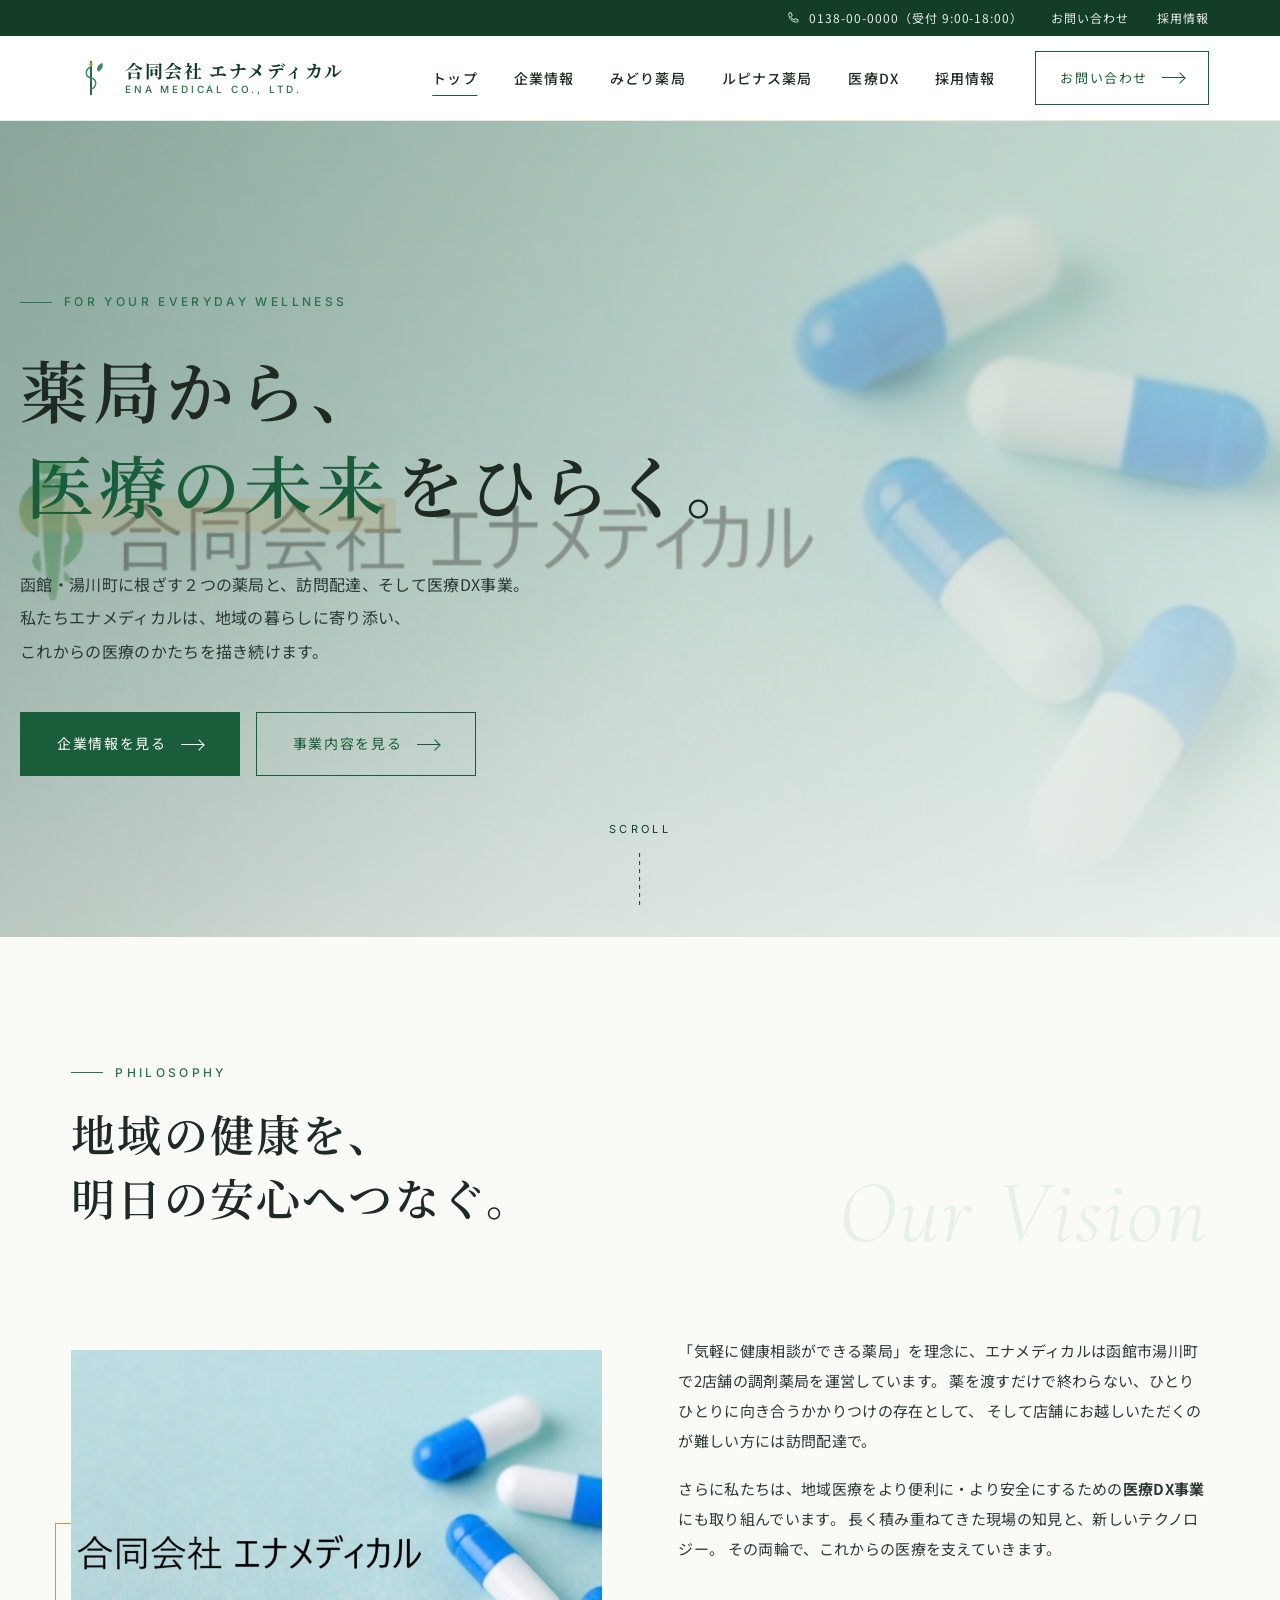
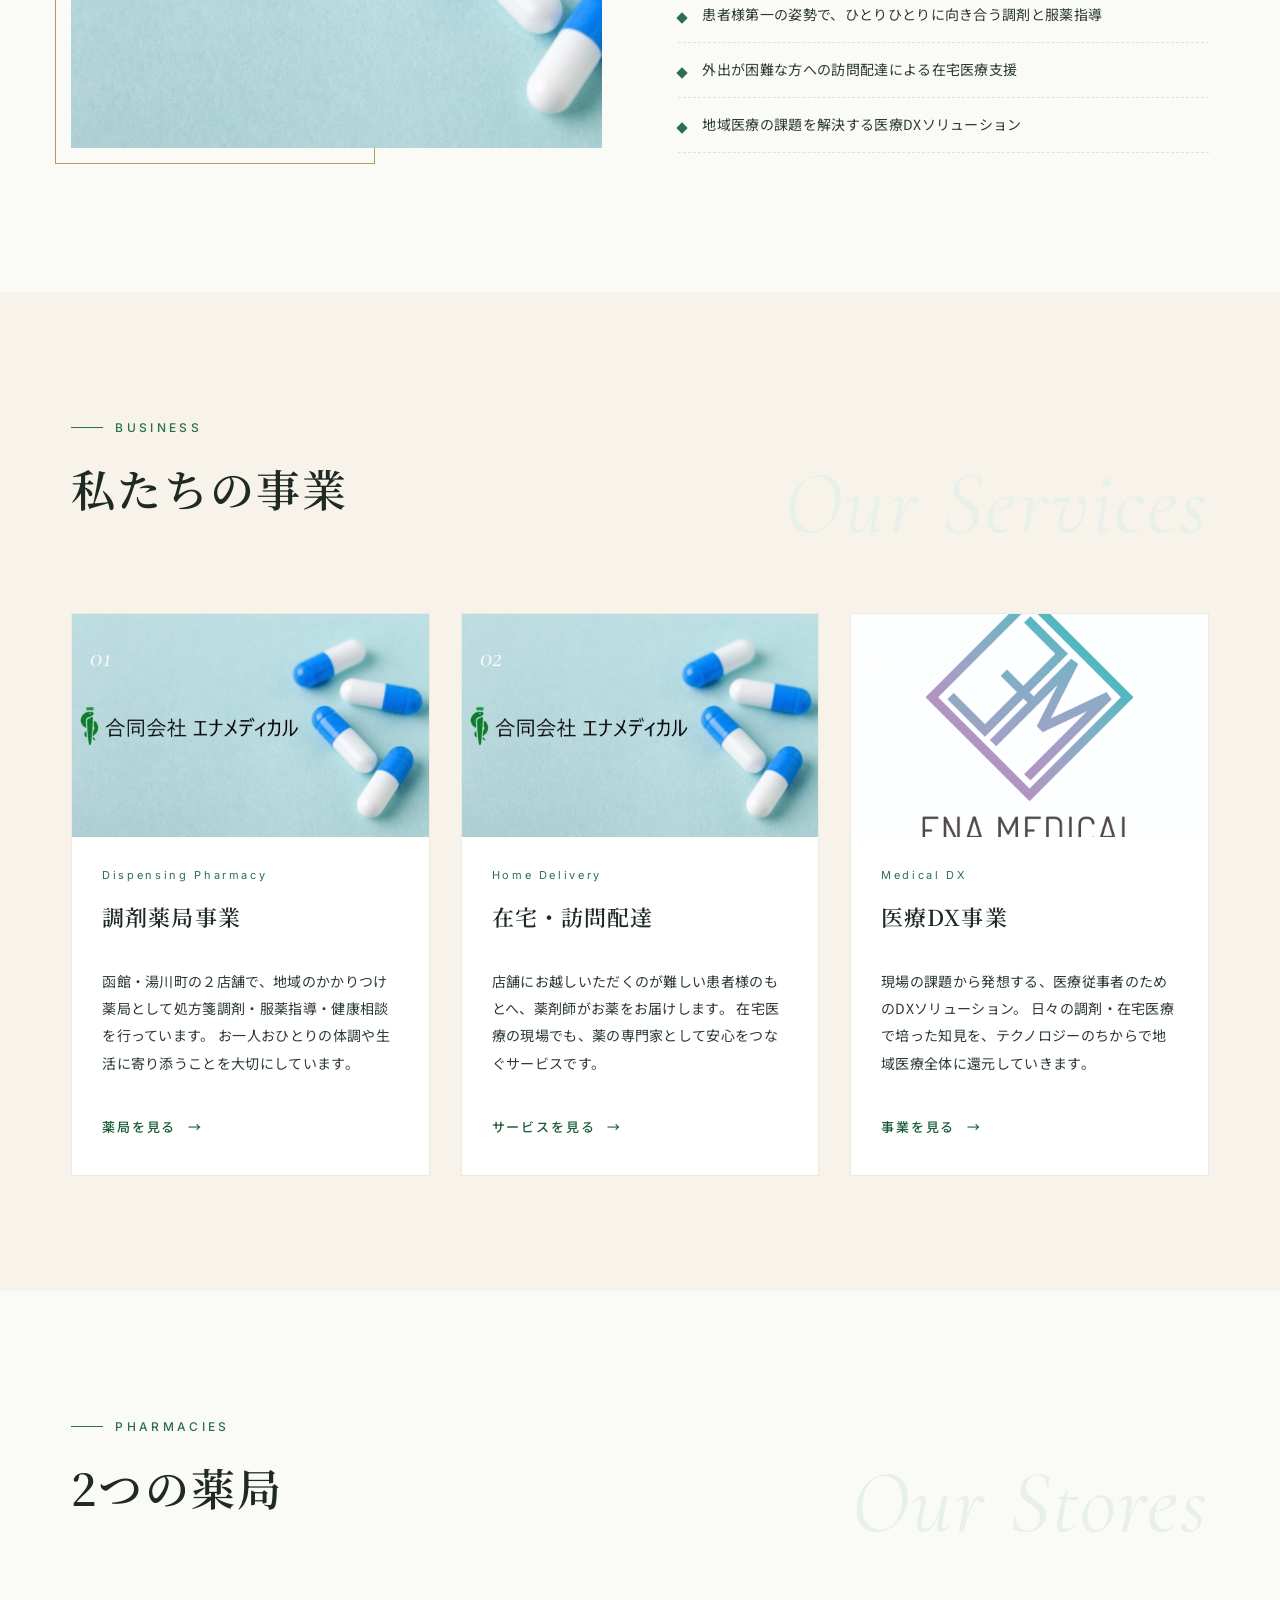
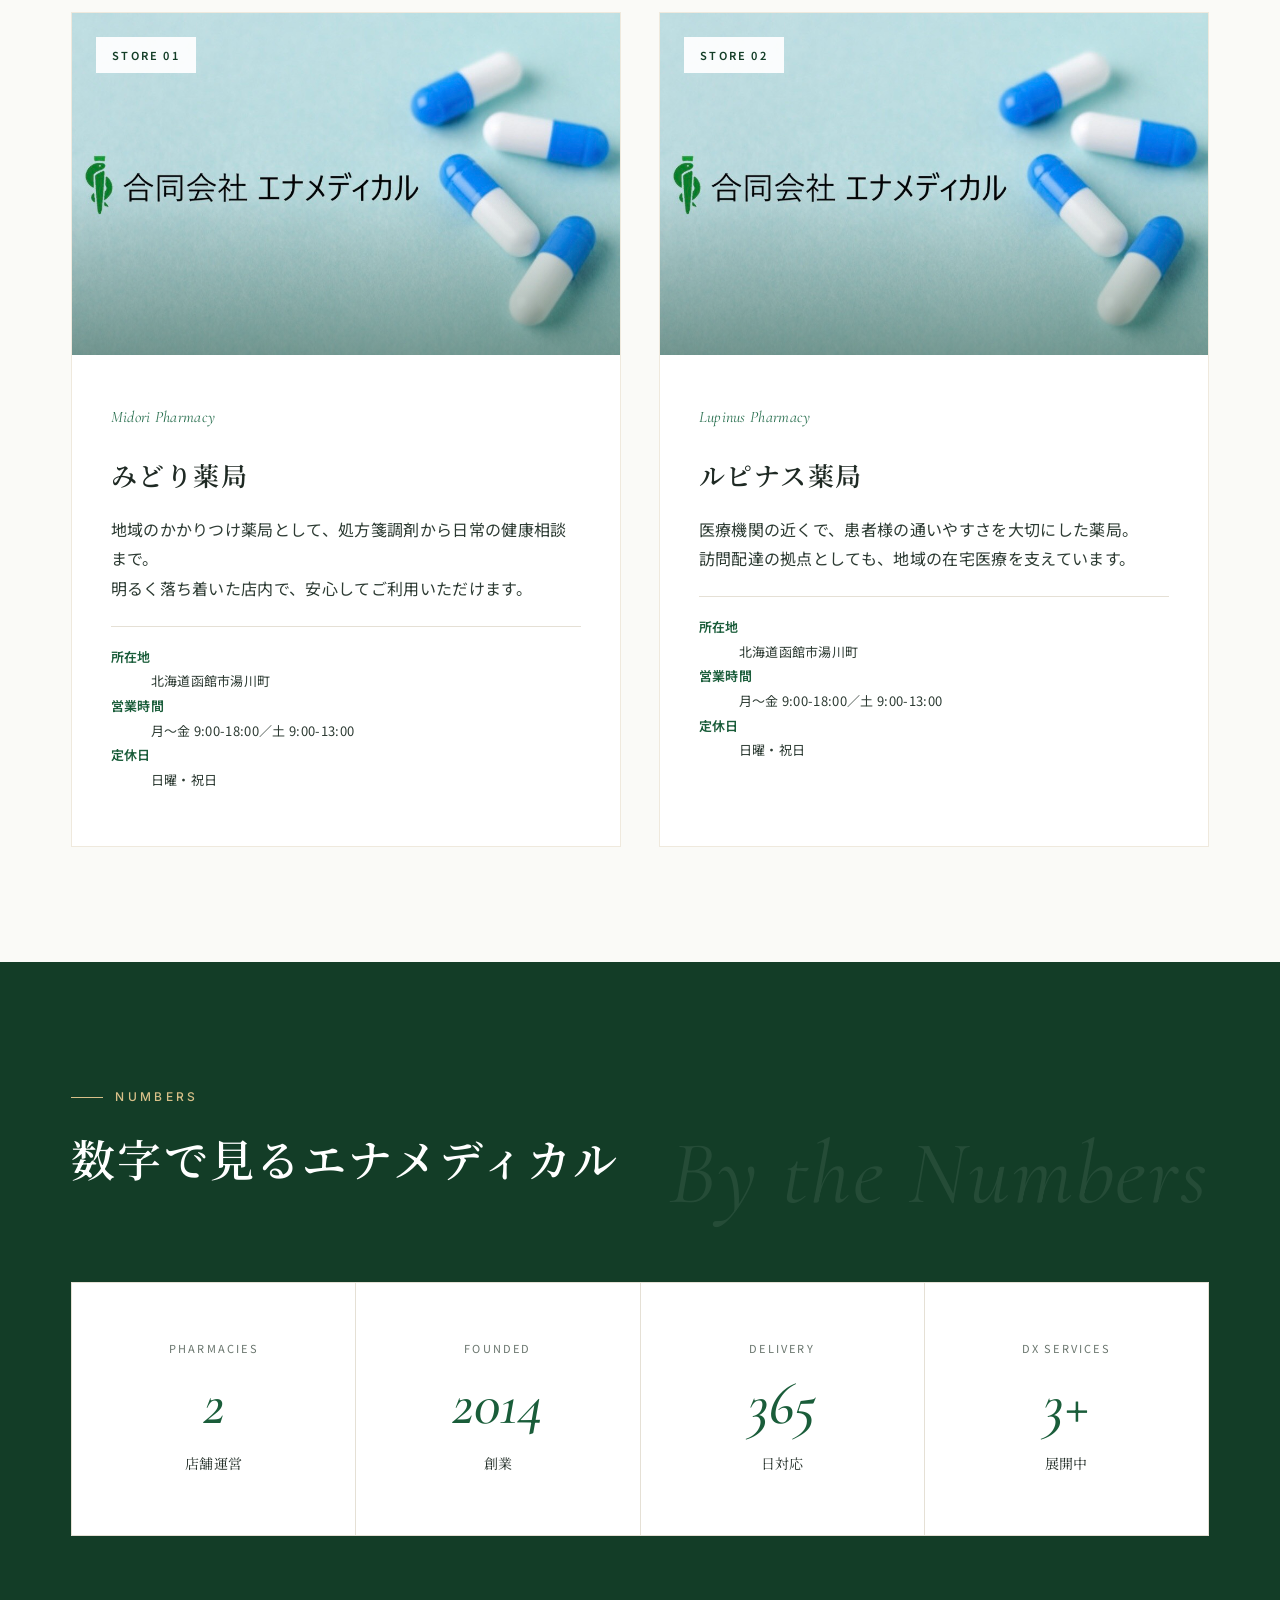
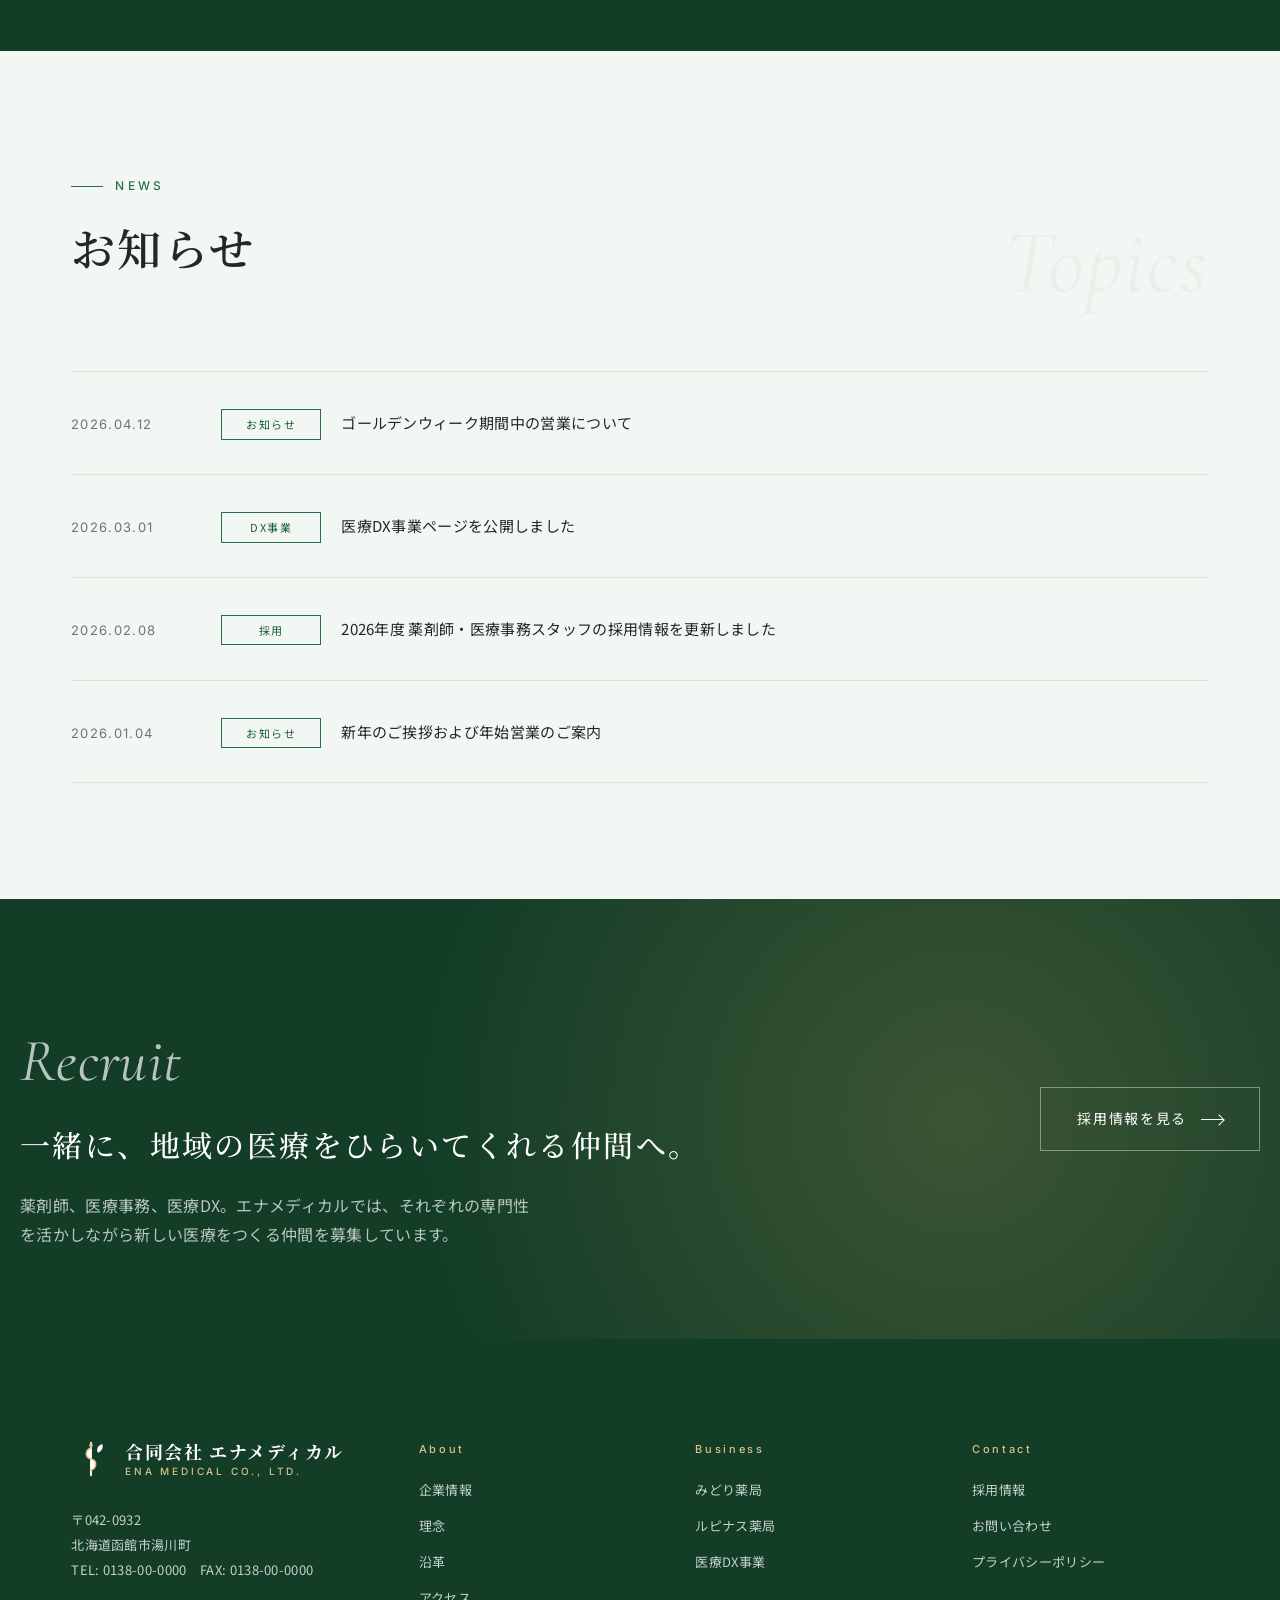
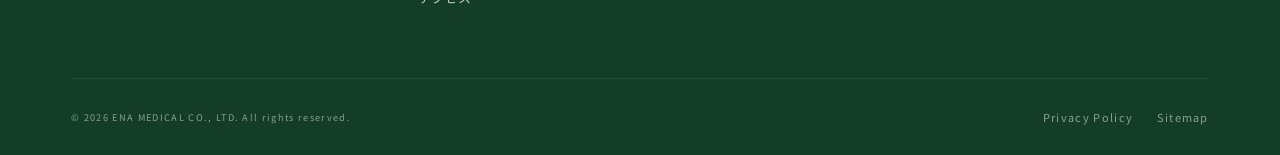
<file: index.html>
<!DOCTYPE html>
<html lang="ja">
<head>
<meta charset="UTF-8">
<meta name="viewport" content="width=device-width, initial-scale=1">
<title>合同会社エナメディカル｜函館・湯川町の調剤薬局と医療DX</title>
<meta name="description" content="合同会社エナメディカルは、北海道函館市湯川町で「みどり薬局」「ルピナス薬局」の２店舗を運営する地域密着の調剤薬局です。訪問配達や医療DX事業を通じて、地域の健康と医療の未来を支えます。">
<meta property="og:title" content="合同会社エナメディカル">
<meta property="og:description" content="函館・湯川町の調剤薬局2店舗と医療DX。地域に根ざし、これからの医療をひらく。">
<meta property="og:image" content="assets/images/og-default.jpg">
<meta property="og:type" content="website">
<link rel="icon" type="image/png" href="assets/images/favicon.png">
<link rel="preconnect" href="https://fonts.googleapis.com">
<link rel="preconnect" href="https://fonts.gstatic.com" crossorigin>
<link href="https://fonts.googleapis.com/css2?family=Noto+Sans+JP:wght@400;500;700&family=Noto+Serif+JP:wght@500;600;700&family=Cormorant+Garamond:ital,wght@1,400;1,500&family=Inter:wght@400;500;600&display=swap" rel="stylesheet">
<link rel="stylesheet" href="assets/css/style.css">
</head>
<body>

<!-- ============ Utility bar ============ -->
<div class="utility">
  <div class="container utility__inner">
    <a href="tel:0138-00-0000">
      <svg viewBox="0 0 24 24" fill="none" stroke="currentColor" stroke-width="1.6"><path d="M3 5c0-1 .8-2 2-2h2l2 5-2.5 1.5c1 3 3 5 6 6L14 13l5 2v2c0 1.2-.8 2-2 2C9 19 3 13 3 5z"/></svg>
      0138-00-0000（受付 9:00-18:00）
    </a>
    <a href="contact.html">お問い合わせ</a>
    <a href="recruit.html">採用情報</a>
  </div>
</div>

<!-- ============ Header ============ -->
<header class="header">
  <div class="container header__inner">
    <a class="brand" href="index.html" aria-label="合同会社エナメディカル トップへ">
      <span class="brand__mark" aria-hidden="true">
        <svg viewBox="0 0 64 64" xmlns="http://www.w3.org/2000/svg">
          <path d="M32 6 L32 58" stroke="#1a5d3a" stroke-width="3" stroke-linecap="round"/>
          <path d="M32 14 C 22 18, 22 30, 32 32 C 42 34, 42 46, 32 50" stroke="#3d8a68" stroke-width="2.4" fill="none" stroke-linecap="round"/>
          <circle cx="32" cy="10" r="3" fill="#b89b5c"/>
          <path d="M44 22 C 50 18, 52 14, 50 8 C 44 10, 41 14, 42 20 Z" fill="#3d8a68"/>
        </svg>
      </span>
      <span class="brand__text">
        <span class="brand__name">合同会社 エナメディカル</span>
        <span class="brand__name-en">ENA MEDICAL CO., LTD.</span>
      </span>
    </a>

    <nav class="nav" id="globalNav">
      <ul class="nav__list">
        <li><a href="index.html" class="is-active">トップ</a></li>
        <li><a href="about.html">企業情報</a></li>
        <li><a href="midori.html">みどり薬局</a></li>
        <li><a href="lupinus.html">ルピナス薬局</a></li>
        <li><a href="dx.html">医療DX</a></li>
        <li><a href="recruit.html">採用情報</a></li>
      </ul>
      <div class="nav__cta">
        <a class="btn btn--ghost" href="contact.html"><span>お問い合わせ</span><span class="arrow"></span></a>
      </div>
    </nav>

    <button class="nav-toggle" id="navToggle" aria-label="メニューを開く">
      <span></span><span></span><span></span>
    </button>
  </div>
</header>

<!-- ============ Hero ============ -->
<section class="hero">
  <div class="hero__bg" aria-hidden="true"></div>
  <div class="container hero__inner">
    <span class="label-en">For your everyday wellness</span>
    <h1 class="hero__catch">
      <span class="reveal">薬局から、</span>
      <span class="reveal reveal--delay-1"><em>医療の未来</em>をひらく。</span>
    </h1>
    <p class="hero__sub reveal reveal--delay-2">
      函館・湯川町に根ざす２つの薬局と、訪問配達、そして医療DX事業。<br>
      私たちエナメディカルは、地域の暮らしに寄り添い、<br>
      これからの医療のかたちを描き続けます。
    </p>
    <div class="hero__cta reveal reveal--delay-3">
      <a class="btn" href="about.html"><span>企業情報を見る</span><span class="arrow"></span></a>
      <a class="btn btn--ghost" href="#business"><span>事業内容を見る</span><span class="arrow"></span></a>
    </div>
  </div>
  <div class="hero__scroll" aria-hidden="true">SCROLL</div>
</section>

<!-- ============ Philosophy ============ -->
<section class="section">
  <div class="container">
    <div class="sec-head">
      <span class="label-en reveal">Philosophy</span>
      <div class="sec-head__row">
        <h2 class="h-display reveal reveal--delay-1">
          地域の健康を、<br>明日の安心へつなぐ。
        </h2>
        <p class="sec-head__en reveal reveal--delay-2">Our Vision</p>
      </div>
    </div>

    <div class="feature-row">
      <div class="feature-row__img reveal" style="background-image:url('assets/images/cover.jpg');"></div>
      <div class="reveal reveal--delay-1">
        <p class="lead">
          「気軽に健康相談ができる薬局」を理念に、エナメディカルは函館市湯川町で2店舗の調剤薬局を運営しています。
          薬を渡すだけで終わらない、ひとりひとりに向き合うかかりつけの存在として、
          そして店舗にお越しいただくのが難しい方には訪問配達で。
        </p>
        <p class="lead" style="margin-top:18px;">
          さらに私たちは、地域医療をより便利に・より安全にするための<strong>医療DX事業</strong>にも取り組んでいます。
          長く積み重ねてきた現場の知見と、新しいテクノロジー。
          その両輪で、これからの医療を支えていきます。
        </p>
        <ul class="kv-list">
          <li>患者様第一の姿勢で、ひとりひとりに向き合う調剤と服薬指導</li>
          <li>外出が困難な方への訪問配達による在宅医療支援</li>
          <li>地域医療の課題を解決する医療DXソリューション</li>
        </ul>
      </div>
    </div>
  </div>
</section>

<!-- ============ Business ============ -->
<section class="section section--cream" id="business">
  <div class="container">
    <div class="sec-head">
      <span class="label-en reveal">Business</span>
      <div class="sec-head__row">
        <h2 class="h-display reveal reveal--delay-1">私たちの事業</h2>
        <p class="sec-head__en reveal reveal--delay-2">Our Services</p>
      </div>
    </div>

    <div class="biz-grid">
      <a class="biz-card reveal" href="midori.html">
        <div class="biz-card__img" style="background-image:url('assets/images/midori-og.jpg');">
          <span class="biz-card__num">01</span>
        </div>
        <div class="biz-card__body">
          <span class="biz-card__en">Dispensing Pharmacy</span>
          <h3 class="biz-card__title">調剤薬局事業</h3>
          <p class="biz-card__desc">
            函館・湯川町の２店舗で、地域のかかりつけ薬局として処方箋調剤・服薬指導・健康相談を行っています。
            お一人おひとりの体調や生活に寄り添うことを大切にしています。
          </p>
          <span class="biz-card__more">薬局を見る</span>
        </div>
      </a>

      <a class="biz-card reveal reveal--delay-1" href="lupinus.html">
        <div class="biz-card__img" style="background-image:url('assets/images/lupinus-og.jpg');">
          <span class="biz-card__num">02</span>
        </div>
        <div class="biz-card__body">
          <span class="biz-card__en">Home Delivery</span>
          <h3 class="biz-card__title">在宅・訪問配達</h3>
          <p class="biz-card__desc">
            店舗にお越しいただくのが難しい患者様のもとへ、薬剤師がお薬をお届けします。
            在宅医療の現場でも、薬の専門家として安心をつなぐサービスです。
          </p>
          <span class="biz-card__more">サービスを見る</span>
        </div>
      </a>

      <a class="biz-card reveal reveal--delay-2" href="dx.html">
        <div class="biz-card__img" style="background-image:url('assets/images/recruit-og.jpg');">
          <span class="biz-card__num">03</span>
        </div>
        <div class="biz-card__body">
          <span class="biz-card__en">Medical DX</span>
          <h3 class="biz-card__title">医療DX事業</h3>
          <p class="biz-card__desc">
            現場の課題から発想する、医療従事者のためのDXソリューション。
            日々の調剤・在宅医療で培った知見を、テクノロジーのちからで地域医療全体に還元していきます。
          </p>
          <span class="biz-card__more">事業を見る</span>
        </div>
      </a>
    </div>
  </div>
</section>

<!-- ============ Stores ============ -->
<section class="section">
  <div class="container">
    <div class="sec-head">
      <span class="label-en reveal">Pharmacies</span>
      <div class="sec-head__row">
        <h2 class="h-display reveal reveal--delay-1">2つの薬局</h2>
        <p class="sec-head__en reveal reveal--delay-2">Our Stores</p>
      </div>
    </div>

    <div class="stores">
      <a class="store-card reveal" href="midori.html">
        <div class="store-card__cover" style="background-image:url('assets/images/midori-og.jpg');">
          <span class="store-card__badge">STORE 01</span>
        </div>
        <div class="store-card__body">
          <p class="store-card__name-en">Midori Pharmacy</p>
          <h3 class="store-card__name">みどり薬局</h3>
          <p>地域のかかりつけ薬局として、処方箋調剤から日常の健康相談まで。<br>明るく落ち着いた店内で、安心してご利用いただけます。</p>
          <dl class="store-card__meta">
            <dt>所在地</dt><dd>北海道函館市湯川町</dd>
            <dt>営業時間</dt><dd>月〜金 9:00-18:00／土 9:00-13:00</dd>
            <dt>定休日</dt><dd>日曜・祝日</dd>
          </dl>
        </div>
      </a>

      <a class="store-card reveal reveal--delay-1" href="lupinus.html">
        <div class="store-card__cover" style="background-image:url('assets/images/lupinus-og.jpg');">
          <span class="store-card__badge">STORE 02</span>
        </div>
        <div class="store-card__body">
          <p class="store-card__name-en">Lupinus Pharmacy</p>
          <h3 class="store-card__name">ルピナス薬局</h3>
          <p>医療機関の近くで、患者様の通いやすさを大切にした薬局。<br>訪問配達の拠点としても、地域の在宅医療を支えています。</p>
          <dl class="store-card__meta">
            <dt>所在地</dt><dd>北海道函館市湯川町</dd>
            <dt>営業時間</dt><dd>月〜金 9:00-18:00／土 9:00-13:00</dd>
            <dt>定休日</dt><dd>日曜・祝日</dd>
          </dl>
        </div>
      </a>
    </div>
  </div>
</section>

<!-- ============ Stats ============ -->
<section class="section section--dark">
  <div class="container">
    <div class="sec-head">
      <span class="label-en reveal">Numbers</span>
      <div class="sec-head__row">
        <h2 class="h-display reveal reveal--delay-1">数字で見るエナメディカル</h2>
        <p class="sec-head__en reveal reveal--delay-2">By the Numbers</p>
      </div>
    </div>
    <div class="stats reveal">
      <div class="stat">
        <p class="stat__label">PHARMACIES</p>
        <p class="stat__num">2</p>
        <p class="stat__unit">店舗運営</p>
      </div>
      <div class="stat">
        <p class="stat__label">FOUNDED</p>
        <p class="stat__num">2014</p>
        <p class="stat__unit">創業</p>
      </div>
      <div class="stat">
        <p class="stat__label">DELIVERY</p>
        <p class="stat__num">365</p>
        <p class="stat__unit">日対応</p>
      </div>
      <div class="stat">
        <p class="stat__label">DX SERVICES</p>
        <p class="stat__num">3+</p>
        <p class="stat__unit">展開中</p>
      </div>
    </div>
  </div>
</section>

<!-- ============ News ============ -->
<section class="section section--green">
  <div class="container">
    <div class="sec-head">
      <span class="label-en reveal">News</span>
      <div class="sec-head__row">
        <h2 class="h-display reveal reveal--delay-1">お知らせ</h2>
        <p class="sec-head__en reveal reveal--delay-2">Topics</p>
      </div>
    </div>

    <ul class="news-list reveal">
      <li>
        <time datetime="2026-04-12">2026.04.12</time>
        <span class="tag">お知らせ</span>
        <p class="ttl">ゴールデンウィーク期間中の営業について</p>
      </li>
      <li>
        <time datetime="2026-03-01">2026.03.01</time>
        <span class="tag">DX事業</span>
        <p class="ttl">医療DX事業ページを公開しました</p>
      </li>
      <li>
        <time datetime="2026-02-08">2026.02.08</time>
        <span class="tag">採用</span>
        <p class="ttl">2026年度 薬剤師・医療事務スタッフの採用情報を更新しました</p>
      </li>
      <li>
        <time datetime="2026-01-04">2026.01.04</time>
        <span class="tag">お知らせ</span>
        <p class="ttl">新年のご挨拶および年始営業のご案内</p>
      </li>
    </ul>
  </div>
</section>

<!-- ============ Recruit banner ============ -->
<section class="recruit-banner">
  <div class="container recruit-banner__inner">
    <div>
      <p class="recruit-banner__en">Recruit</p>
      <h2>一緒に、地域の医療をひらいてくれる仲間へ。</h2>
      <p>薬剤師、医療事務、医療DX。エナメディカルでは、それぞれの専門性を活かしながら新しい医療をつくる仲間を募集しています。</p>
    </div>
    <a class="btn btn--on-dark" href="recruit.html"><span>採用情報を見る</span><span class="arrow"></span></a>
  </div>
</section>

<!-- ============ Footer ============ -->
<footer class="footer">
  <div class="container">
    <div class="footer__top">
      <div class="footer__brand">
        <a class="brand" href="index.html">
          <span class="brand__mark" aria-hidden="true">
            <svg viewBox="0 0 64 64"><path d="M32 6 L32 58" stroke="#fff" stroke-width="3" stroke-linecap="round"/><path d="M32 14 C 22 18, 22 30, 32 32 C 42 34, 42 46, 32 50" stroke="#d8c089" stroke-width="2.4" fill="none" stroke-linecap="round"/><circle cx="32" cy="10" r="3" fill="#d8c089"/><path d="M44 22 C 50 18, 52 14, 50 8 C 44 10, 41 14, 42 20 Z" fill="#d8c089"/></svg>
          </span>
          <span class="brand__text">
            <span class="brand__name">合同会社 エナメディカル</span>
            <span class="brand__name-en">ENA MEDICAL CO., LTD.</span>
          </span>
        </a>
        <p class="footer__addr">
          〒042-0932<br>
          北海道函館市湯川町<br>
          TEL: 0138-00-0000　FAX: 0138-00-0000
        </p>
      </div>

      <div class="footer__col">
        <h4>About</h4>
        <ul>
          <li><a href="about.html">企業情報</a></li>
          <li><a href="about.html#philosophy">理念</a></li>
          <li><a href="about.html#history">沿革</a></li>
          <li><a href="about.html#access">アクセス</a></li>
        </ul>
      </div>

      <div class="footer__col">
        <h4>Business</h4>
        <ul>
          <li><a href="midori.html">みどり薬局</a></li>
          <li><a href="lupinus.html">ルピナス薬局</a></li>
          <li><a href="dx.html">医療DX事業</a></li>
        </ul>
      </div>

      <div class="footer__col">
        <h4>Contact</h4>
        <ul>
          <li><a href="recruit.html">採用情報</a></li>
          <li><a href="contact.html">お問い合わせ</a></li>
          <li><a href="#">プライバシーポリシー</a></li>
        </ul>
      </div>
    </div>

    <div class="footer__bottom">
      <small>© 2026 ENA MEDICAL CO., LTD. All rights reserved.</small>
      <span>
        <a href="#">Privacy Policy</a>
        <a href="#">Sitemap</a>
      </span>
    </div>
  </div>
</footer>

<script src="assets/js/main.js"></script>
</body>
</html>
</file>
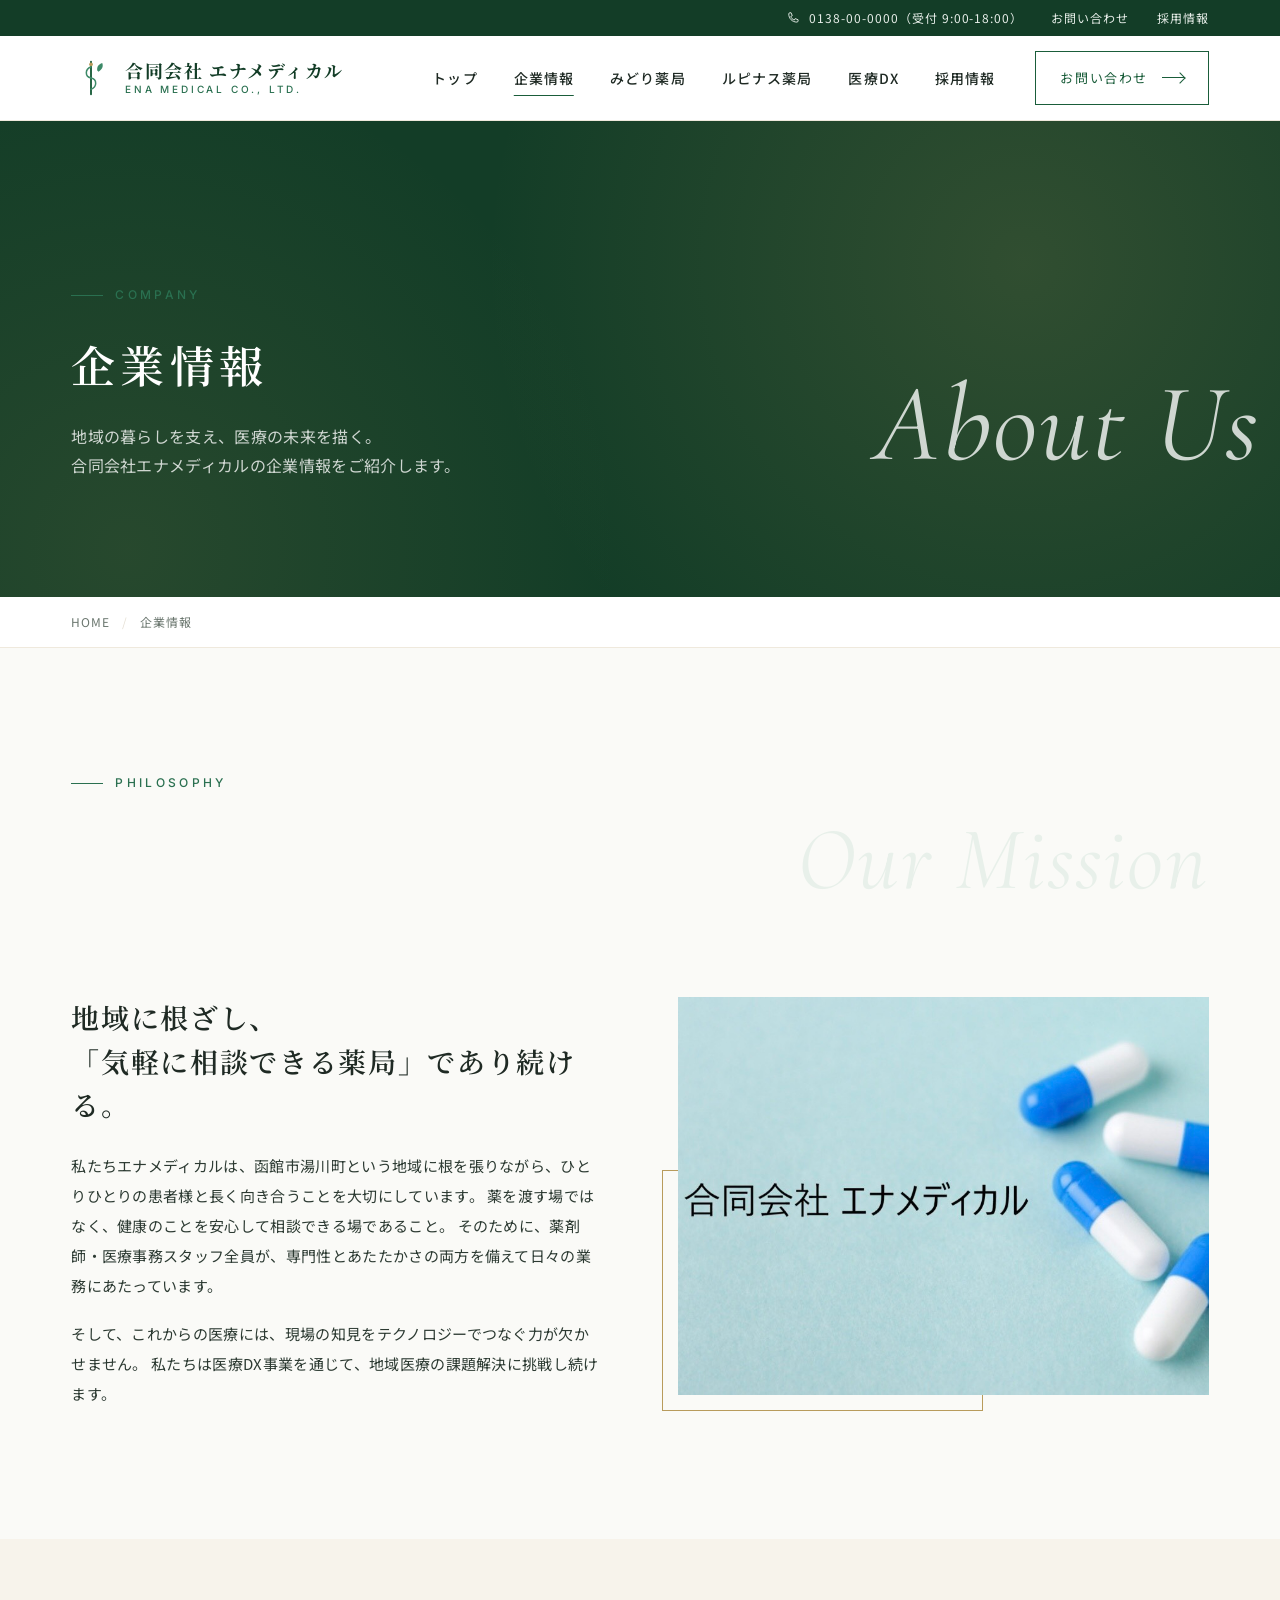
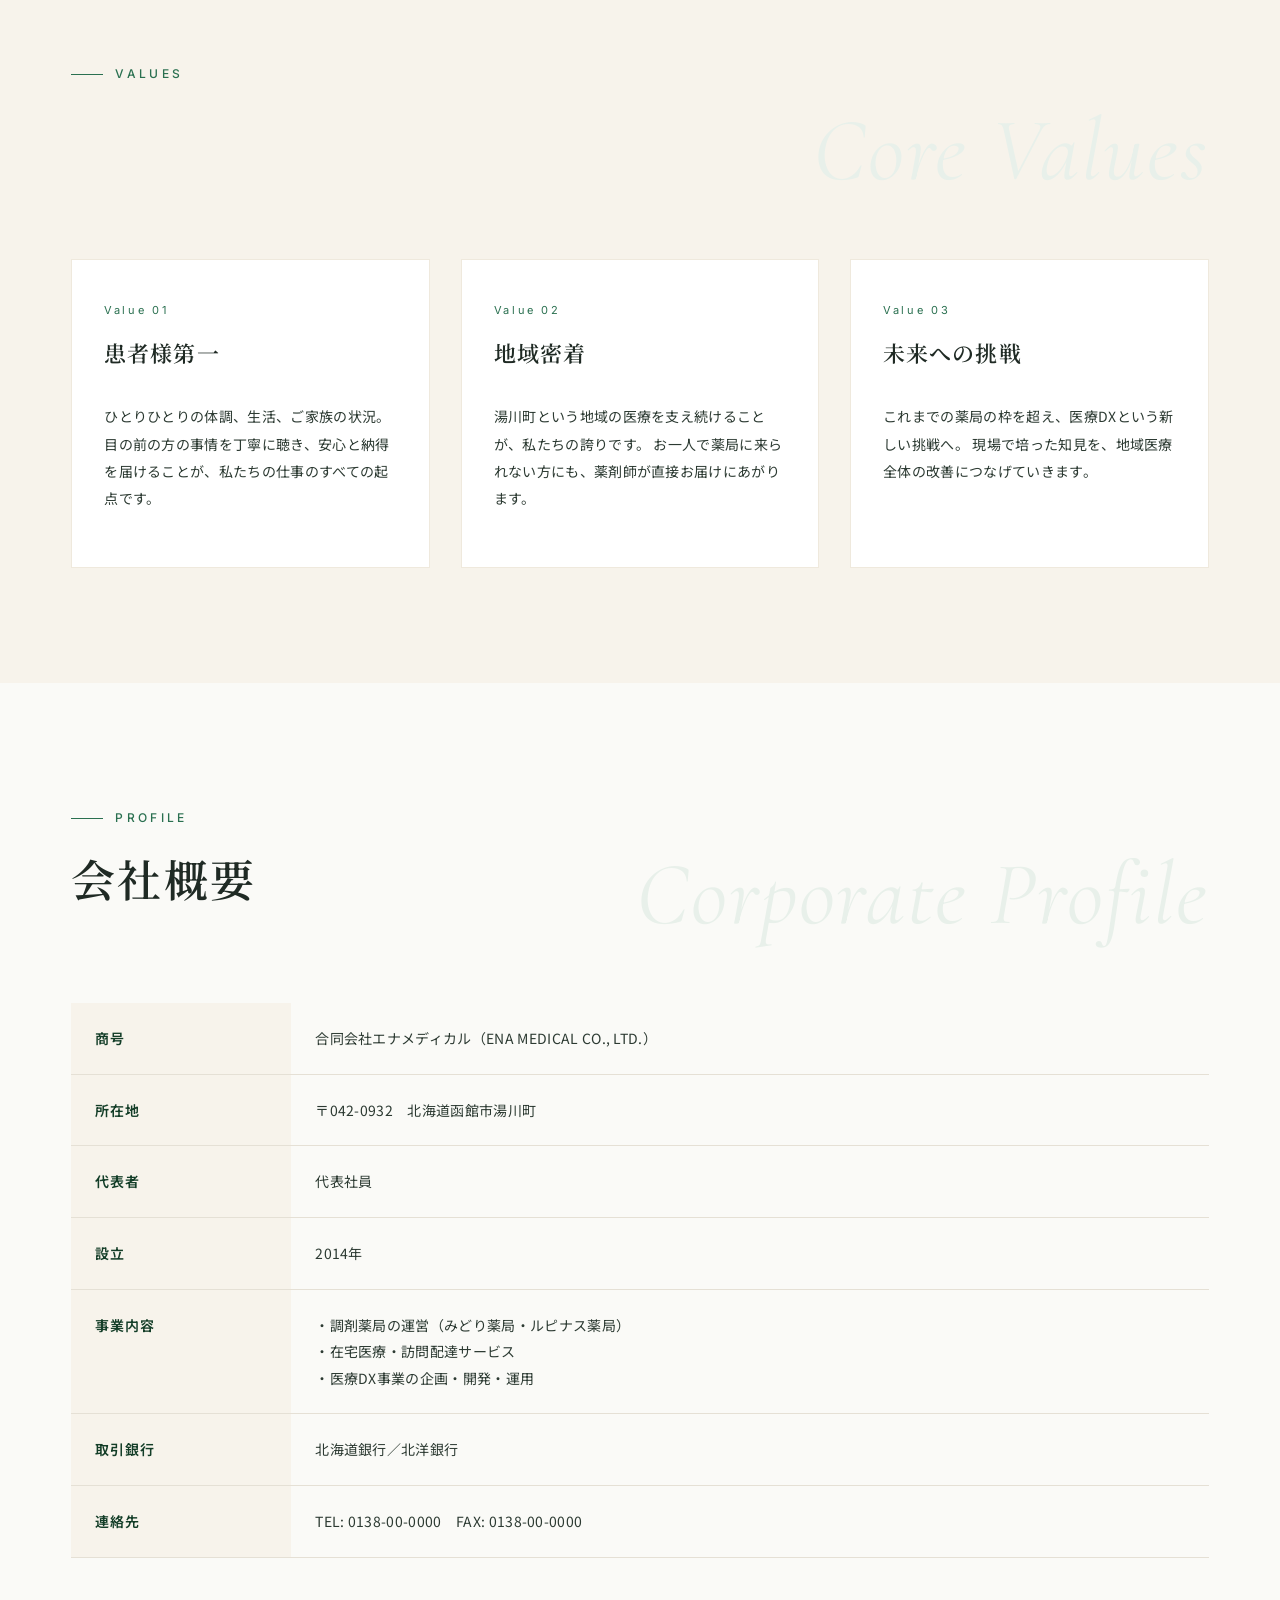
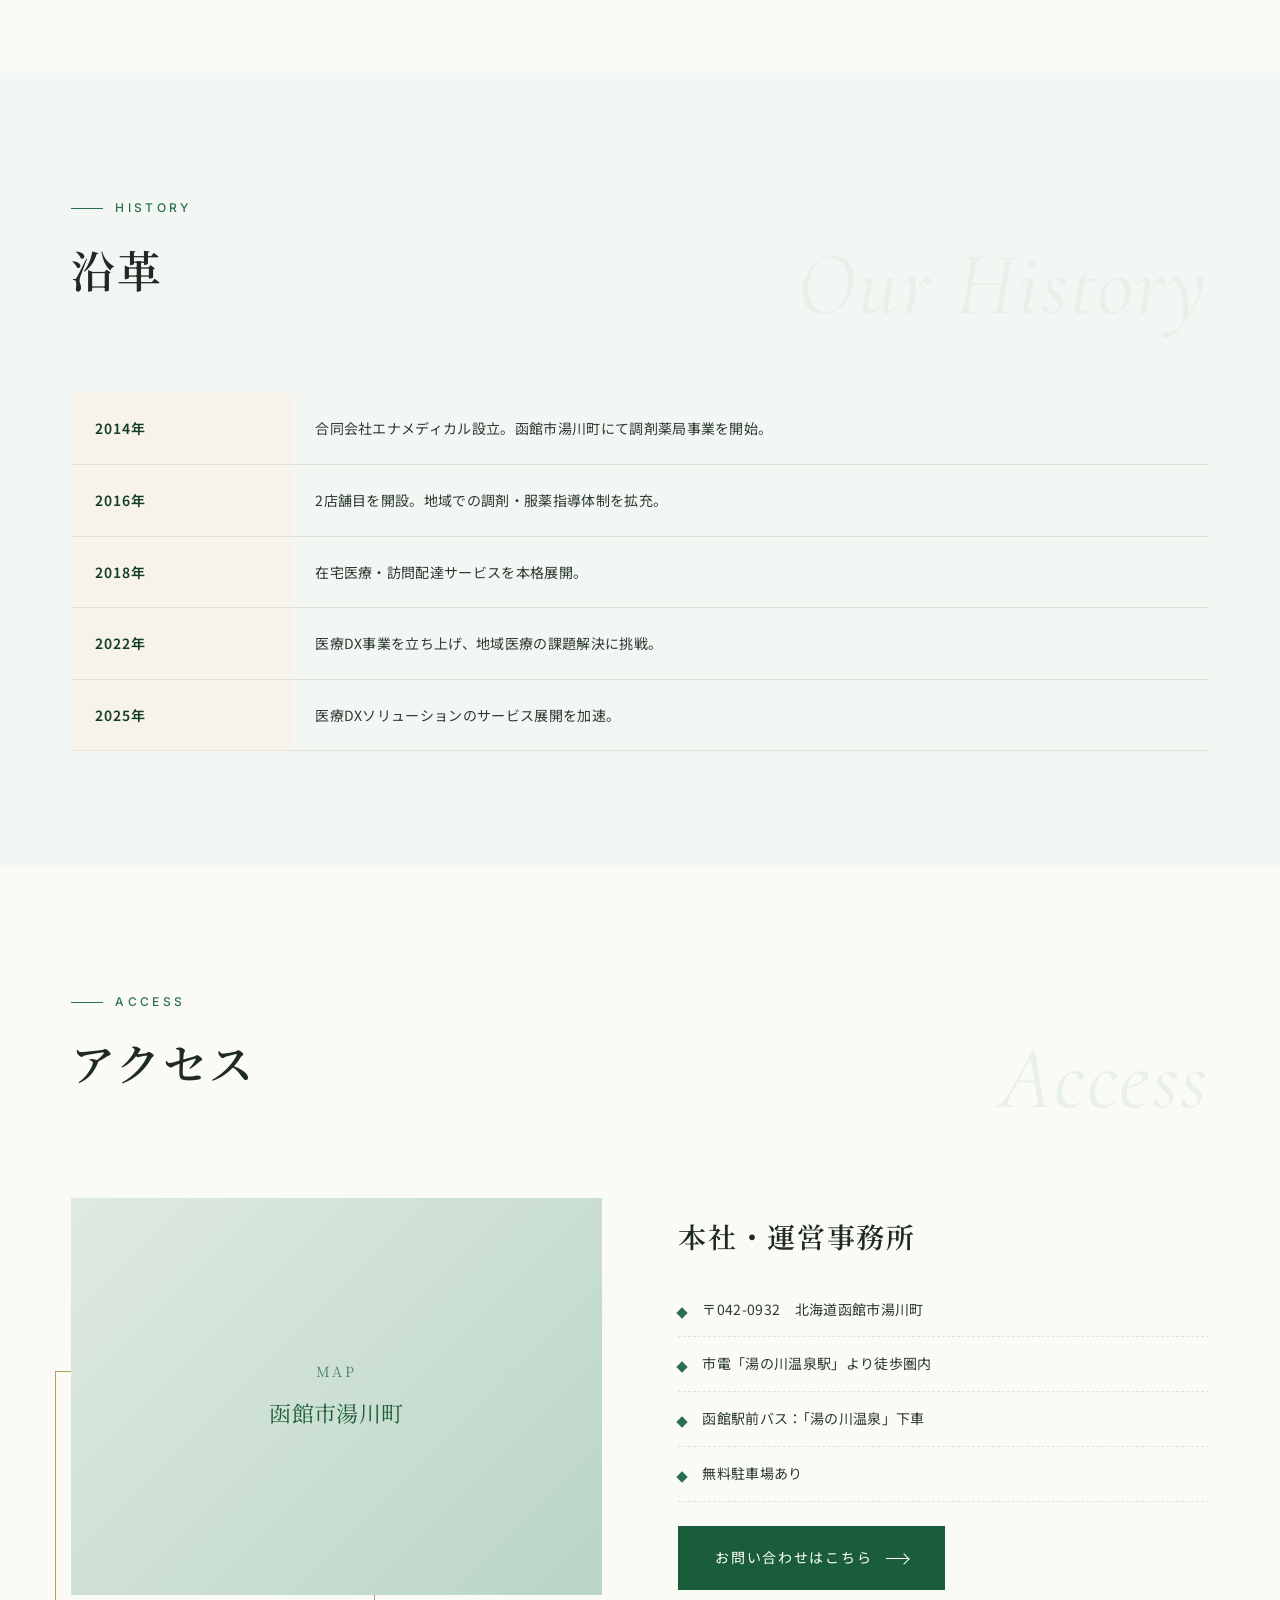
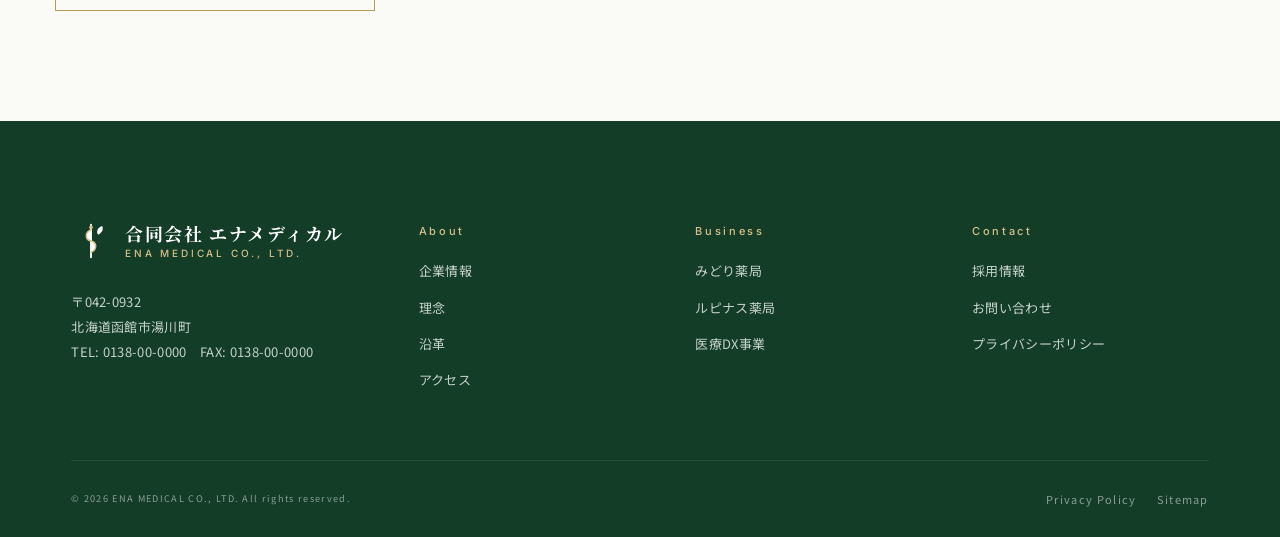
<file: about.html>
<!DOCTYPE html>
<html lang="ja">
<head>
<meta charset="UTF-8">
<meta name="viewport" content="width=device-width, initial-scale=1">
<title>企業情報｜合同会社エナメディカル</title>
<meta name="description" content="合同会社エナメディカルの企業情報。経営理念、会社概要、沿革、アクセス情報をご紹介します。">
<meta property="og:title" content="企業情報｜合同会社エナメディカル">
<meta property="og:image" content="assets/images/og-default.jpg">
<link rel="icon" type="image/png" href="assets/images/favicon.png">
<link rel="preconnect" href="https://fonts.googleapis.com">
<link rel="preconnect" href="https://fonts.gstatic.com" crossorigin>
<link href="https://fonts.googleapis.com/css2?family=Noto+Sans+JP:wght@400;500;700&family=Noto+Serif+JP:wght@500;600;700&family=Cormorant+Garamond:ital,wght@1,400;1,500&family=Inter:wght@400;500;600&display=swap" rel="stylesheet">
<link rel="stylesheet" href="assets/css/style.css">
</head>
<body>

<div class="utility">
  <div class="container utility__inner">
    <a href="tel:0138-00-0000"><svg viewBox="0 0 24 24" fill="none" stroke="currentColor" stroke-width="1.6"><path d="M3 5c0-1 .8-2 2-2h2l2 5-2.5 1.5c1 3 3 5 6 6L14 13l5 2v2c0 1.2-.8 2-2 2C9 19 3 13 3 5z"/></svg>0138-00-0000（受付 9:00-18:00）</a>
    <a href="contact.html">お問い合わせ</a>
    <a href="recruit.html">採用情報</a>
  </div>
</div>

<header class="header">
  <div class="container header__inner">
    <a class="brand" href="index.html">
      <span class="brand__mark"><svg viewBox="0 0 64 64"><path d="M32 6 L32 58" stroke="#1a5d3a" stroke-width="3" stroke-linecap="round"/><path d="M32 14 C 22 18, 22 30, 32 32 C 42 34, 42 46, 32 50" stroke="#3d8a68" stroke-width="2.4" fill="none" stroke-linecap="round"/><circle cx="32" cy="10" r="3" fill="#b89b5c"/><path d="M44 22 C 50 18, 52 14, 50 8 C 44 10, 41 14, 42 20 Z" fill="#3d8a68"/></svg></span>
      <span class="brand__text"><span class="brand__name">合同会社 エナメディカル</span><span class="brand__name-en">ENA MEDICAL CO., LTD.</span></span>
    </a>
    <nav class="nav" id="globalNav">
      <ul class="nav__list">
        <li><a href="index.html">トップ</a></li>
        <li><a href="about.html" class="is-active">企業情報</a></li>
        <li><a href="midori.html">みどり薬局</a></li>
        <li><a href="lupinus.html">ルピナス薬局</a></li>
        <li><a href="dx.html">医療DX</a></li>
        <li><a href="recruit.html">採用情報</a></li>
      </ul>
      <div class="nav__cta"><a class="btn btn--ghost" href="contact.html"><span>お問い合わせ</span><span class="arrow"></span></a></div>
    </nav>
    <button class="nav-toggle" id="navToggle" aria-label="メニューを開く"><span></span><span></span><span></span></button>
  </div>
</header>

<section class="subhero">
  <div class="container subhero__inner">
    <p class="subhero__en">About Us</p>
    <span class="label-en">Company</span>
    <h1>企業情報</h1>
    <p>地域の暮らしを支え、医療の未来を描く。<br>合同会社エナメディカルの企業情報をご紹介します。</p>
  </div>
</section>

<div class="crumbs">
  <div class="container crumbs__inner">
    <a href="index.html">HOME</a><span class="sep">/</span><span>企業情報</span>
  </div>
</div>

<!-- Philosophy -->
<section class="section" id="philosophy">
  <div class="container">
    <div class="sec-head">
      <span class="label-en reveal">Philosophy</span>
      <div class="sec-head__row">
        <h2 class="h-display reveal reveal--delay-1">経営理念</h2>
        <p class="sec-head__en reveal reveal--delay-2">Our Mission</p>
      </div>
    </div>

    <div class="feature-row">
      <div class="reveal">
        <h3 class="h-section" style="margin-bottom:24px;">
          地域に根ざし、<br>「気軽に相談できる薬局」であり続ける。
        </h3>
        <p class="lead">
          私たちエナメディカルは、函館市湯川町という地域に根を張りながら、ひとりひとりの患者様と長く向き合うことを大切にしています。
          薬を渡す場ではなく、健康のことを安心して相談できる場であること。
          そのために、薬剤師・医療事務スタッフ全員が、専門性とあたたかさの両方を備えて日々の業務にあたっています。
        </p>
        <p class="lead" style="margin-top:18px;">
          そして、これからの医療には、現場の知見をテクノロジーでつなぐ力が欠かせません。
          私たちは医療DX事業を通じて、地域医療の課題解決に挑戦し続けます。
        </p>
      </div>
      <div class="feature-row__img reveal reveal--delay-1" style="background-image:url('assets/images/cover.jpg');"></div>
    </div>
  </div>
</section>

<!-- Values -->
<section class="section section--cream">
  <div class="container">
    <div class="sec-head">
      <span class="label-en reveal">Values</span>
      <div class="sec-head__row">
        <h2 class="h-display reveal reveal--delay-1">私たちが大切にしていること</h2>
        <p class="sec-head__en reveal reveal--delay-2">Core Values</p>
      </div>
    </div>

    <div class="biz-grid">
      <div class="biz-card reveal">
        <div class="biz-card__body" style="padding:40px 32px;">
          <span class="biz-card__en">Value 01</span>
          <h3 class="biz-card__title">患者様第一</h3>
          <p class="biz-card__desc">
            ひとりひとりの体調、生活、ご家族の状況。
            目の前の方の事情を丁寧に聴き、安心と納得を届けることが、私たちの仕事のすべての起点です。
          </p>
        </div>
      </div>
      <div class="biz-card reveal reveal--delay-1">
        <div class="biz-card__body" style="padding:40px 32px;">
          <span class="biz-card__en">Value 02</span>
          <h3 class="biz-card__title">地域密着</h3>
          <p class="biz-card__desc">
            湯川町という地域の医療を支え続けることが、私たちの誇りです。
            お一人で薬局に来られない方にも、薬剤師が直接お届けにあがります。
          </p>
        </div>
      </div>
      <div class="biz-card reveal reveal--delay-2">
        <div class="biz-card__body" style="padding:40px 32px;">
          <span class="biz-card__en">Value 03</span>
          <h3 class="biz-card__title">未来への挑戦</h3>
          <p class="biz-card__desc">
            これまでの薬局の枠を超え、医療DXという新しい挑戦へ。
            現場で培った知見を、地域医療全体の改善につなげていきます。
          </p>
        </div>
      </div>
    </div>
  </div>
</section>

<!-- Company info -->
<section class="section" id="company">
  <div class="container">
    <div class="sec-head">
      <span class="label-en reveal">Profile</span>
      <div class="sec-head__row">
        <h2 class="h-display reveal reveal--delay-1">会社概要</h2>
        <p class="sec-head__en reveal reveal--delay-2">Corporate Profile</p>
      </div>
    </div>

    <div class="reveal">
    <table class="info-table">
      <tr><th>商号</th><td>合同会社エナメディカル（ENA MEDICAL CO., LTD.）</td></tr>
      <tr><th>所在地</th><td>〒042-0932　北海道函館市湯川町</td></tr>
      <tr><th>代表者</th><td>代表社員</td></tr>
      <tr><th>設立</th><td>2014年</td></tr>
      <tr><th>事業内容</th><td>
        ・調剤薬局の運営（みどり薬局・ルピナス薬局）<br>
        ・在宅医療・訪問配達サービス<br>
        ・医療DX事業の企画・開発・運用
      </td></tr>
      <tr><th>取引銀行</th><td>北海道銀行／北洋銀行</td></tr>
      <tr><th>連絡先</th><td>TEL: 0138-00-0000　FAX: 0138-00-0000</td></tr>
    </table>
    </div>
  </div>
</section>

<!-- History -->
<section class="section section--green" id="history">
  <div class="container">
    <div class="sec-head">
      <span class="label-en reveal">History</span>
      <div class="sec-head__row">
        <h2 class="h-display reveal reveal--delay-1">沿革</h2>
        <p class="sec-head__en reveal reveal--delay-2">Our History</p>
      </div>
    </div>

    <div class="reveal">
    <table class="info-table">
      <tr><th>2014年</th><td>合同会社エナメディカル設立。函館市湯川町にて調剤薬局事業を開始。</td></tr>
      <tr><th>2016年</th><td>2店舗目を開設。地域での調剤・服薬指導体制を拡充。</td></tr>
      <tr><th>2018年</th><td>在宅医療・訪問配達サービスを本格展開。</td></tr>
      <tr><th>2022年</th><td>医療DX事業を立ち上げ、地域医療の課題解決に挑戦。</td></tr>
      <tr><th>2025年</th><td>医療DXソリューションのサービス展開を加速。</td></tr>
    </table>
    </div>
  </div>
</section>

<!-- Access -->
<section class="section" id="access">
  <div class="container">
    <div class="sec-head">
      <span class="label-en reveal">Access</span>
      <div class="sec-head__row">
        <h2 class="h-display reveal reveal--delay-1">アクセス</h2>
        <p class="sec-head__en reveal reveal--delay-2">Access</p>
      </div>
    </div>

    <div class="feature-row">
      <div class="feature-row__img reveal" style="aspect-ratio:4/3; background:linear-gradient(135deg,#dfeae0,#b9d5c5); display:grid; place-items:center;">
        <div style="text-align:center; color:#1a5d3a; font-family:var(--f-serif);">
          <div style="font-size:14px; letter-spacing:.2em; opacity:.7;">MAP</div>
          <div style="font-size:22px; margin-top:8px;">函館市湯川町</div>
        </div>
      </div>
      <div class="reveal reveal--delay-1">
        <h3 class="h-section" style="margin-bottom:16px;">本社・運営事務所</h3>
        <ul class="kv-list">
          <li>〒042-0932　北海道函館市湯川町</li>
          <li>市電「湯の川温泉駅」より徒歩圏内</li>
          <li>函館駅前バス：「湯の川温泉」下車</li>
          <li>無料駐車場あり</li>
        </ul>
        <p style="margin-top:24px;">
          <a class="btn" href="contact.html"><span>お問い合わせはこちら</span><span class="arrow"></span></a>
        </p>
      </div>
    </div>
  </div>
</section>

<!-- Footer -->
<footer class="footer">
  <div class="container">
    <div class="footer__top">
      <div class="footer__brand">
        <a class="brand" href="index.html">
          <span class="brand__mark"><svg viewBox="0 0 64 64"><path d="M32 6 L32 58" stroke="#fff" stroke-width="3" stroke-linecap="round"/><path d="M32 14 C 22 18, 22 30, 32 32 C 42 34, 42 46, 32 50" stroke="#d8c089" stroke-width="2.4" fill="none" stroke-linecap="round"/><circle cx="32" cy="10" r="3" fill="#d8c089"/><path d="M44 22 C 50 18, 52 14, 50 8 C 44 10, 41 14, 42 20 Z" fill="#d8c089"/></svg></span>
          <span class="brand__text"><span class="brand__name">合同会社 エナメディカル</span><span class="brand__name-en">ENA MEDICAL CO., LTD.</span></span>
        </a>
        <p class="footer__addr">〒042-0932<br>北海道函館市湯川町<br>TEL: 0138-00-0000　FAX: 0138-00-0000</p>
      </div>
      <div class="footer__col"><h4>About</h4><ul><li><a href="about.html">企業情報</a></li><li><a href="about.html#philosophy">理念</a></li><li><a href="about.html#history">沿革</a></li><li><a href="about.html#access">アクセス</a></li></ul></div>
      <div class="footer__col"><h4>Business</h4><ul><li><a href="midori.html">みどり薬局</a></li><li><a href="lupinus.html">ルピナス薬局</a></li><li><a href="dx.html">医療DX事業</a></li></ul></div>
      <div class="footer__col"><h4>Contact</h4><ul><li><a href="recruit.html">採用情報</a></li><li><a href="contact.html">お問い合わせ</a></li><li><a href="#">プライバシーポリシー</a></li></ul></div>
    </div>
    <div class="footer__bottom"><small>© 2026 ENA MEDICAL CO., LTD. All rights reserved.</small><span><a href="#">Privacy Policy</a><a href="#">Sitemap</a></span></div>
  </div>
</footer>

<script src="assets/js/main.js"></script>
</body>
</html>
</file>
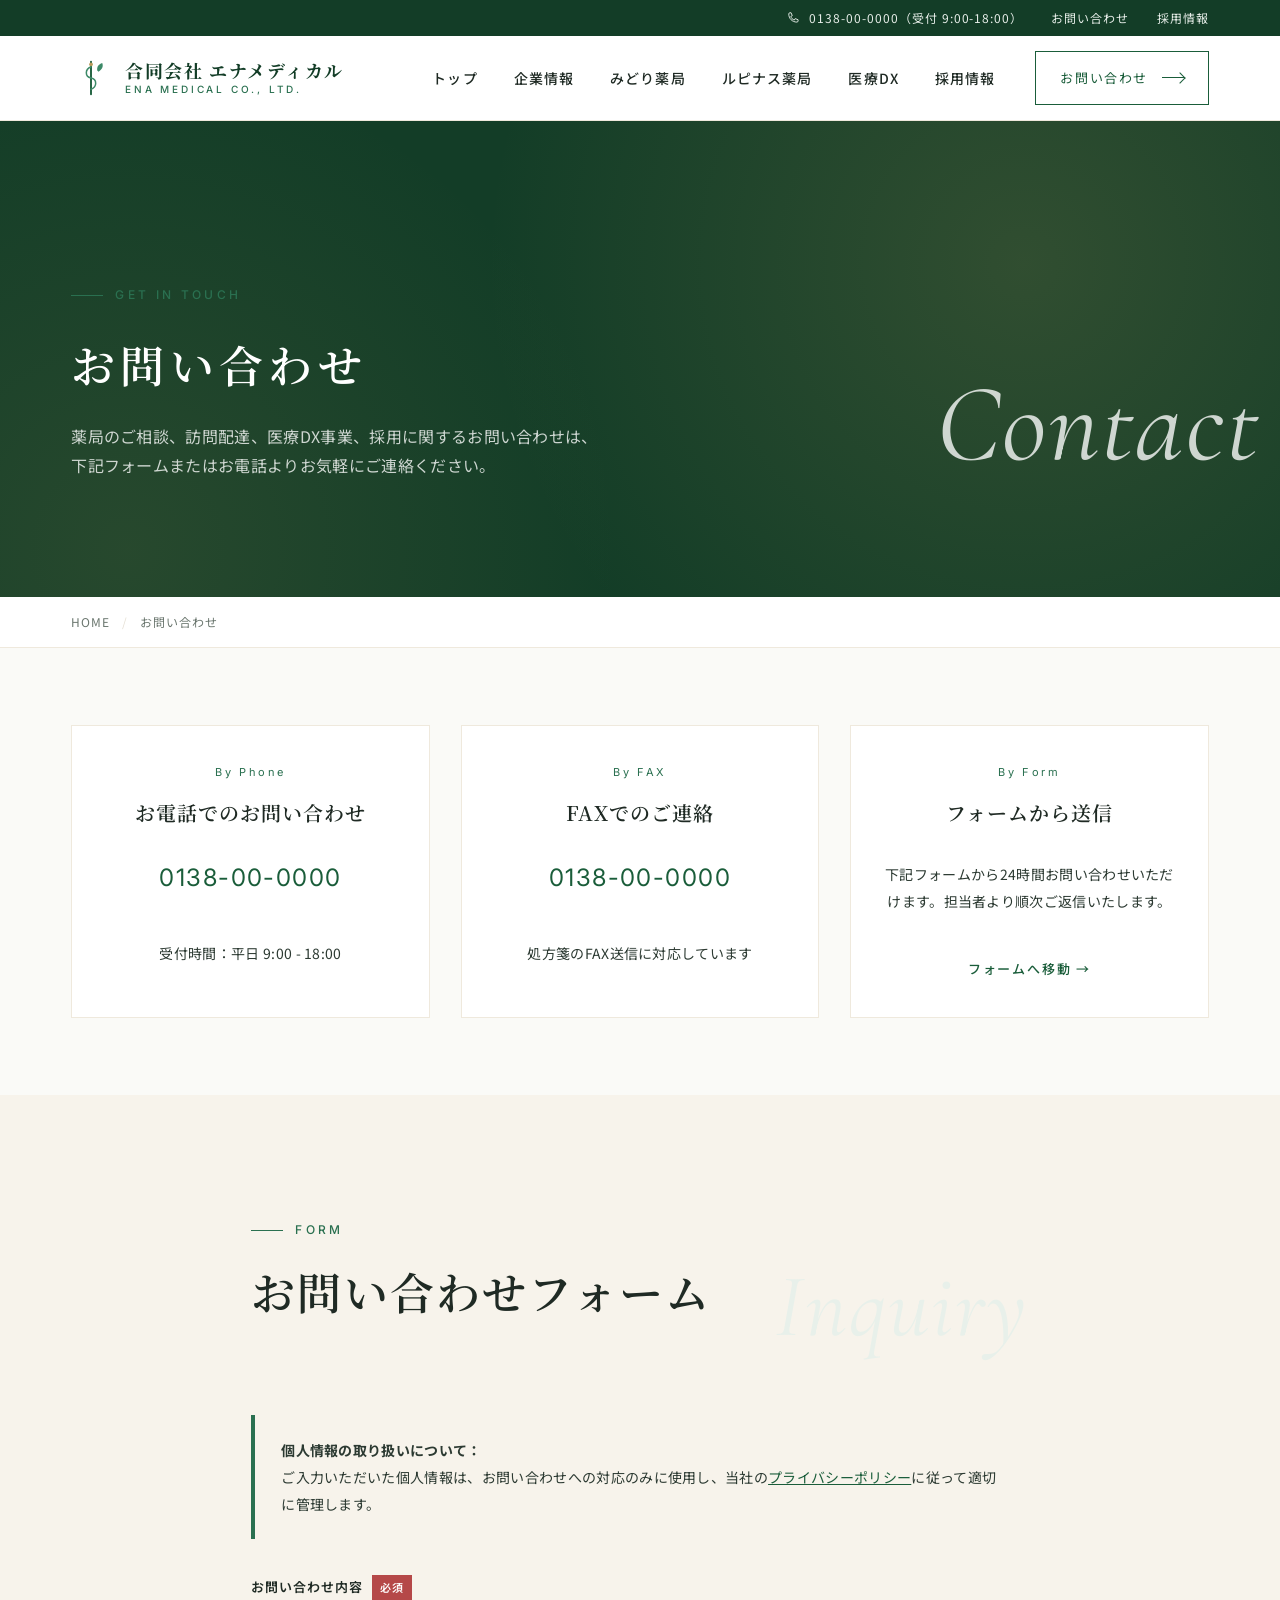
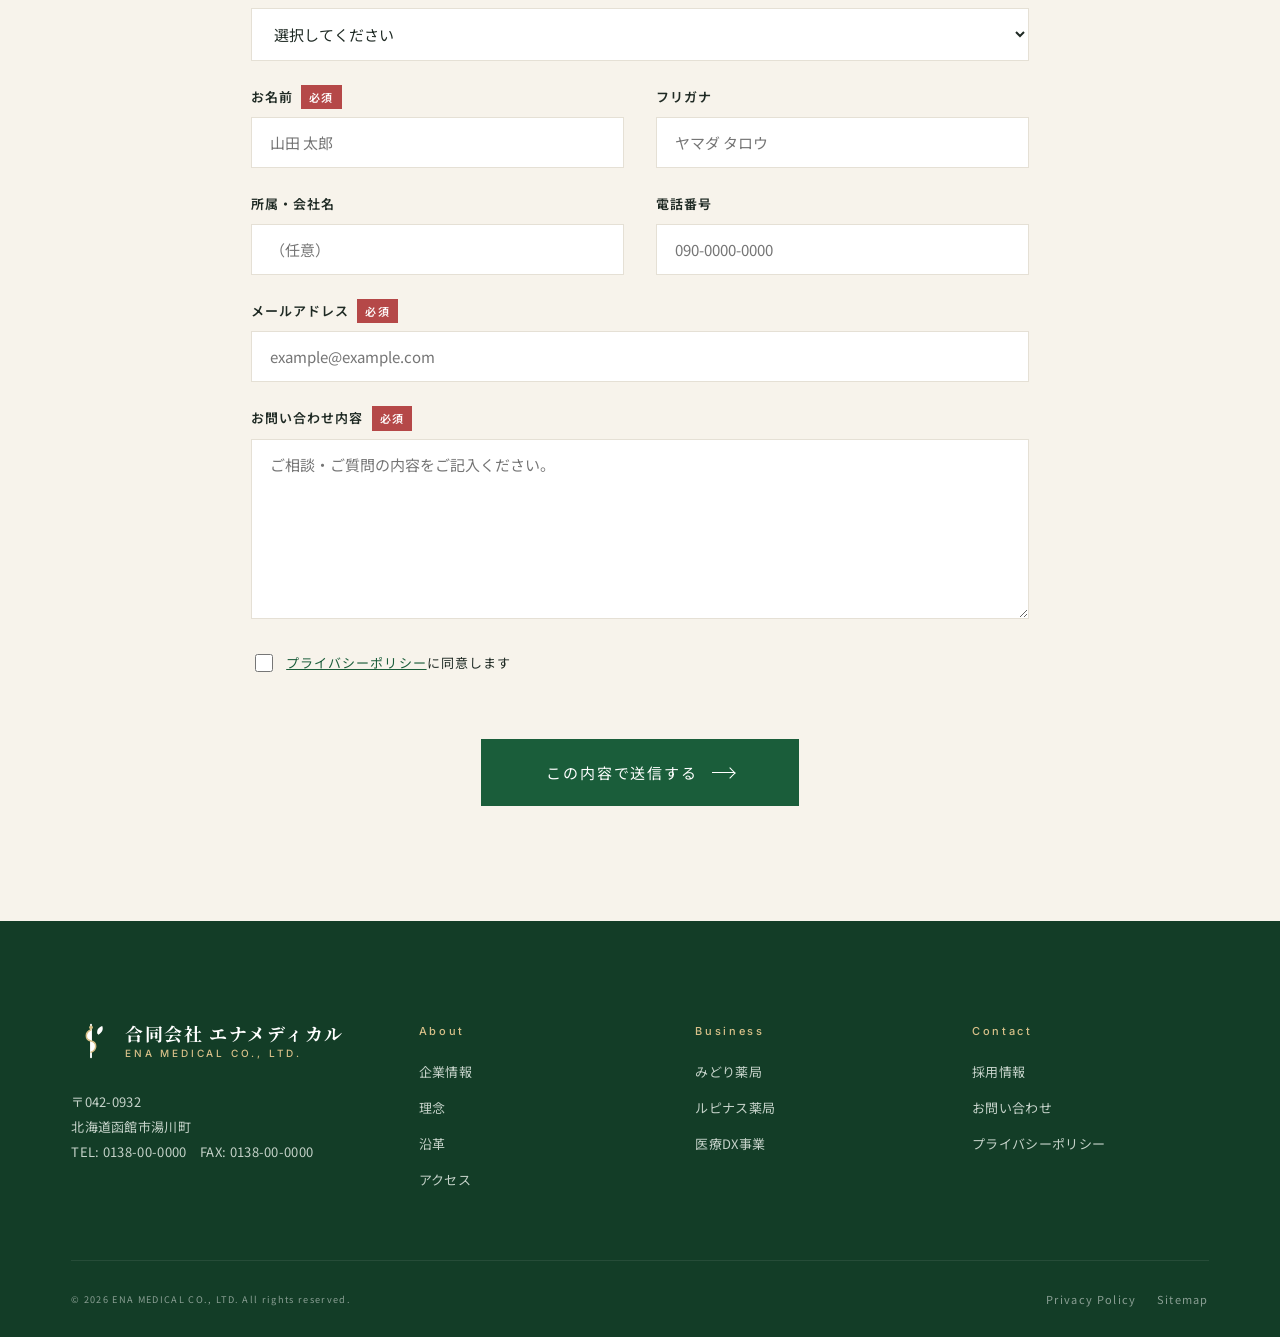
<file: contact.html>
<!DOCTYPE html>
<html lang="ja">
<head>
<meta charset="UTF-8">
<meta name="viewport" content="width=device-width, initial-scale=1">
<title>お問い合わせ｜合同会社エナメディカル</title>
<meta name="description" content="合同会社エナメディカルへのお問い合わせフォーム。薬局のご相談、訪問配達、医療DX事業、採用に関するご連絡はこちらから。">
<meta property="og:title" content="お問い合わせ｜合同会社エナメディカル">
<meta property="og:image" content="assets/images/og-default.jpg">
<link rel="icon" type="image/png" href="assets/images/favicon.png">
<link rel="preconnect" href="https://fonts.googleapis.com">
<link rel="preconnect" href="https://fonts.gstatic.com" crossorigin>
<link href="https://fonts.googleapis.com/css2?family=Noto+Sans+JP:wght@400;500;700&family=Noto+Serif+JP:wght@500;600;700&family=Cormorant+Garamond:ital,wght@1,400;1,500&family=Inter:wght@400;500;600&display=swap" rel="stylesheet">
<link rel="stylesheet" href="assets/css/style.css">
</head>
<body>

<div class="utility">
  <div class="container utility__inner">
    <a href="tel:0138-00-0000"><svg viewBox="0 0 24 24" fill="none" stroke="currentColor" stroke-width="1.6"><path d="M3 5c0-1 .8-2 2-2h2l2 5-2.5 1.5c1 3 3 5 6 6L14 13l5 2v2c0 1.2-.8 2-2 2C9 19 3 13 3 5z"/></svg>0138-00-0000（受付 9:00-18:00）</a>
    <a href="contact.html">お問い合わせ</a>
    <a href="recruit.html">採用情報</a>
  </div>
</div>

<header class="header">
  <div class="container header__inner">
    <a class="brand" href="index.html">
      <span class="brand__mark"><svg viewBox="0 0 64 64"><path d="M32 6 L32 58" stroke="#1a5d3a" stroke-width="3" stroke-linecap="round"/><path d="M32 14 C 22 18, 22 30, 32 32 C 42 34, 42 46, 32 50" stroke="#3d8a68" stroke-width="2.4" fill="none" stroke-linecap="round"/><circle cx="32" cy="10" r="3" fill="#b89b5c"/><path d="M44 22 C 50 18, 52 14, 50 8 C 44 10, 41 14, 42 20 Z" fill="#3d8a68"/></svg></span>
      <span class="brand__text"><span class="brand__name">合同会社 エナメディカル</span><span class="brand__name-en">ENA MEDICAL CO., LTD.</span></span>
    </a>
    <nav class="nav" id="globalNav">
      <ul class="nav__list">
        <li><a href="index.html">トップ</a></li>
        <li><a href="about.html">企業情報</a></li>
        <li><a href="midori.html">みどり薬局</a></li>
        <li><a href="lupinus.html">ルピナス薬局</a></li>
        <li><a href="dx.html">医療DX</a></li>
        <li><a href="recruit.html">採用情報</a></li>
      </ul>
      <div class="nav__cta"><a class="btn btn--ghost" href="contact.html"><span>お問い合わせ</span><span class="arrow"></span></a></div>
    </nav>
    <button class="nav-toggle" id="navToggle" aria-label="メニューを開く"><span></span><span></span><span></span></button>
  </div>
</header>

<section class="subhero">
  <div class="container subhero__inner">
    <p class="subhero__en">Contact</p>
    <span class="label-en">Get in Touch</span>
    <h1>お問い合わせ</h1>
    <p>薬局のご相談、訪問配達、医療DX事業、採用に関するお問い合わせは、<br>下記フォームまたはお電話よりお気軽にご連絡ください。</p>
  </div>
</section>

<div class="crumbs">
  <div class="container crumbs__inner">
    <a href="index.html">HOME</a><span class="sep">/</span><span>お問い合わせ</span>
  </div>
</div>

<!-- Contact methods -->
<section class="section section--tight">
  <div class="container">
    <div class="biz-grid" style="grid-template-columns:repeat(3,1fr);">
      <div class="biz-card reveal">
        <div class="biz-card__body" style="padding:36px 32px; text-align:center;">
          <span class="biz-card__en">By Phone</span>
          <h3 class="biz-card__title" style="font-size:20px;">お電話でのお問い合わせ</h3>
          <p class="biz-card__desc" style="font-family:var(--f-en-sans); font-size:24px; color:var(--c-green-800); letter-spacing:.06em; margin-top:8px;">0138-00-0000</p>
          <p class="biz-card__desc">受付時間：平日 9:00 - 18:00</p>
        </div>
      </div>
      <div class="biz-card reveal reveal--delay-1">
        <div class="biz-card__body" style="padding:36px 32px; text-align:center;">
          <span class="biz-card__en">By FAX</span>
          <h3 class="biz-card__title" style="font-size:20px;">FAXでのご連絡</h3>
          <p class="biz-card__desc" style="font-family:var(--f-en-sans); font-size:24px; color:var(--c-green-800); letter-spacing:.06em; margin-top:8px;">0138-00-0000</p>
          <p class="biz-card__desc">処方箋のFAX送信に対応しています</p>
        </div>
      </div>
      <div class="biz-card reveal reveal--delay-2">
        <div class="biz-card__body" style="padding:36px 32px; text-align:center;">
          <span class="biz-card__en">By Form</span>
          <h3 class="biz-card__title" style="font-size:20px;">フォームから送信</h3>
          <p class="biz-card__desc">下記フォームから24時間お問い合わせいただけます。担当者より順次ご返信いたします。</p>
          <a href="#form" style="display:inline-block; margin-top:14px; font-size:13px; letter-spacing:.14em; color:var(--c-green-800); font-weight:500;">フォームへ移動 →</a>
        </div>
      </div>
    </div>
  </div>
</section>

<!-- Form -->
<section class="section section--cream" id="form">
  <div class="container" style="max-width: 880px;">
    <div class="sec-head">
      <span class="label-en reveal">Form</span>
      <div class="sec-head__row">
        <h2 class="h-display reveal reveal--delay-1">お問い合わせフォーム</h2>
        <p class="sec-head__en reveal reveal--delay-2">Inquiry</p>
      </div>
    </div>

    <div class="notice reveal" style="margin-bottom:36px;">
      <strong>個人情報の取り扱いについて：</strong><br>
      ご入力いただいた個人情報は、お問い合わせへの対応のみに使用し、当社の<a href="#" style="color:var(--c-green-800); text-decoration:underline;">プライバシーポリシー</a>に従って適切に管理します。
    </div>

    <form class="form-grid reveal" id="inquiryForm" novalidate>
      <div class="form-field form-field--full">
        <label for="kind">お問い合わせ内容<span class="req">必須</span></label>
        <select id="kind" name="kind" required>
          <option value="">選択してください</option>
          <option>薬局のサービスについて</option>
          <option>訪問配達について</option>
          <option>医療DX事業について</option>
          <option>採用について</option>
          <option>取材・メディアの方</option>
          <option>その他</option>
        </select>
      </div>

      <div class="form-field">
        <label for="name">お名前<span class="req">必須</span></label>
        <input type="text" id="name" name="name" required placeholder="山田 太郎">
      </div>

      <div class="form-field">
        <label for="kana">フリガナ</label>
        <input type="text" id="kana" name="kana" placeholder="ヤマダ タロウ">
      </div>

      <div class="form-field">
        <label for="org">所属・会社名</label>
        <input type="text" id="org" name="org" placeholder="（任意）">
      </div>

      <div class="form-field">
        <label for="tel">電話番号</label>
        <input type="tel" id="tel" name="tel" placeholder="090-0000-0000">
      </div>

      <div class="form-field form-field--full">
        <label for="email">メールアドレス<span class="req">必須</span></label>
        <input type="email" id="email" name="email" required placeholder="example@example.com">
      </div>

      <div class="form-field form-field--full">
        <label for="msg">お問い合わせ内容<span class="req">必須</span></label>
        <textarea id="msg" name="msg" required placeholder="ご相談・ご質問の内容をご記入ください。"></textarea>
      </div>

      <div class="form-field form-field--full" style="display:flex; align-items:center; gap:10px;">
        <input type="checkbox" id="agree" required style="width:18px; height:18px;">
        <label for="agree" style="margin:0; font-weight:400;">
          <a href="#" style="color:var(--c-green-800); text-decoration:underline;">プライバシーポリシー</a>に同意します
        </label>
      </div>

      <div class="form-submit form-field--full">
        <button class="btn" type="submit"><span>この内容で送信する</span><span class="arrow"></span></button>
      </div>
    </form>
  </div>
</section>

<footer class="footer">
  <div class="container">
    <div class="footer__top">
      <div class="footer__brand">
        <a class="brand" href="index.html">
          <span class="brand__mark"><svg viewBox="0 0 64 64"><path d="M32 6 L32 58" stroke="#fff" stroke-width="3" stroke-linecap="round"/><path d="M32 14 C 22 18, 22 30, 32 32 C 42 34, 42 46, 32 50" stroke="#d8c089" stroke-width="2.4" fill="none" stroke-linecap="round"/><circle cx="32" cy="10" r="3" fill="#d8c089"/><path d="M44 22 C 50 18, 52 14, 50 8 C 44 10, 41 14, 42 20 Z" fill="#d8c089"/></svg></span>
          <span class="brand__text"><span class="brand__name">合同会社 エナメディカル</span><span class="brand__name-en">ENA MEDICAL CO., LTD.</span></span>
        </a>
        <p class="footer__addr">〒042-0932<br>北海道函館市湯川町<br>TEL: 0138-00-0000　FAX: 0138-00-0000</p>
      </div>
      <div class="footer__col"><h4>About</h4><ul><li><a href="about.html">企業情報</a></li><li><a href="about.html#philosophy">理念</a></li><li><a href="about.html#history">沿革</a></li><li><a href="about.html#access">アクセス</a></li></ul></div>
      <div class="footer__col"><h4>Business</h4><ul><li><a href="midori.html">みどり薬局</a></li><li><a href="lupinus.html">ルピナス薬局</a></li><li><a href="dx.html">医療DX事業</a></li></ul></div>
      <div class="footer__col"><h4>Contact</h4><ul><li><a href="recruit.html">採用情報</a></li><li><a href="contact.html">お問い合わせ</a></li><li><a href="#">プライバシーポリシー</a></li></ul></div>
    </div>
    <div class="footer__bottom"><small>© 2026 ENA MEDICAL CO., LTD. All rights reserved.</small><span><a href="#">Privacy Policy</a><a href="#">Sitemap</a></span></div>
  </div>
</footer>

<script src="assets/js/main.js"></script>
<script>
  document.getElementById('inquiryForm')?.addEventListener('submit', function(e){
    e.preventDefault();
    alert('お問い合わせを受け付けました。\n（※デモ用フォームです。実際の送信は行われません）');
  });
</script>
</body>
</html>
</file>
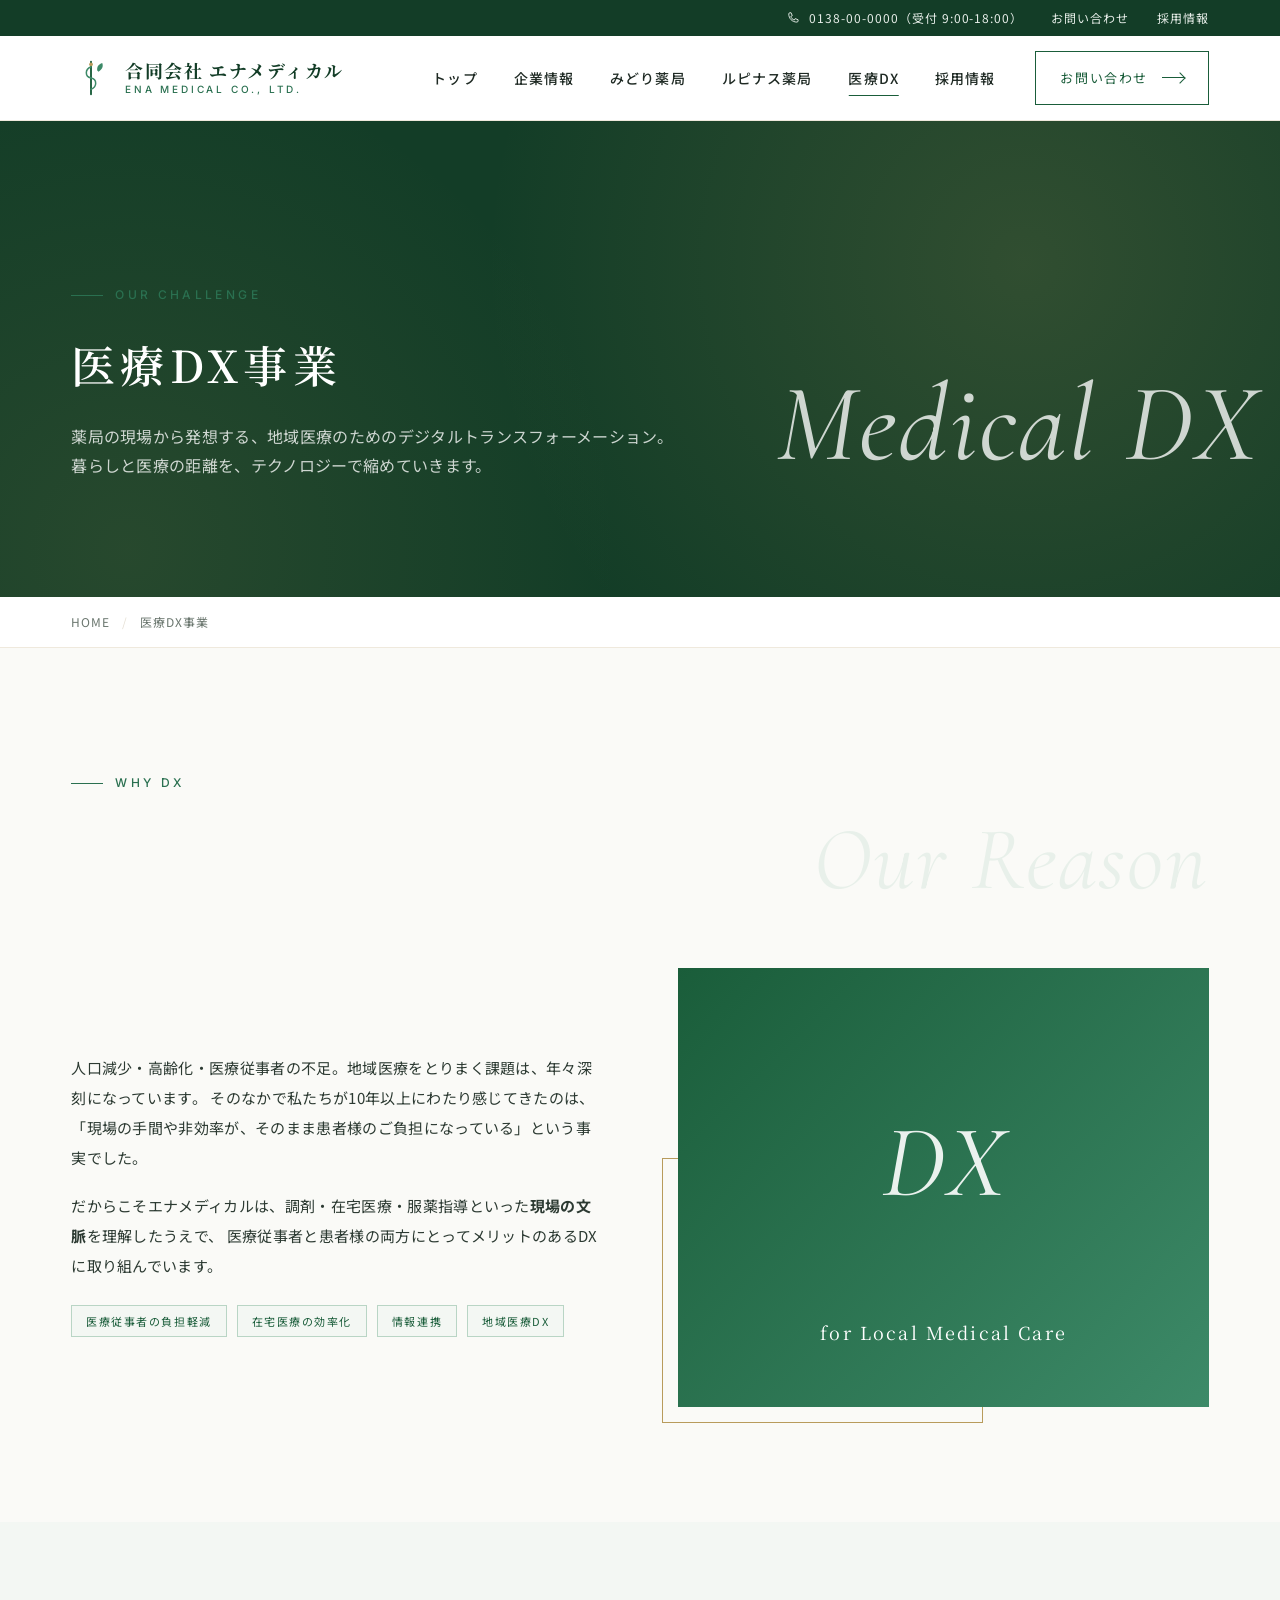
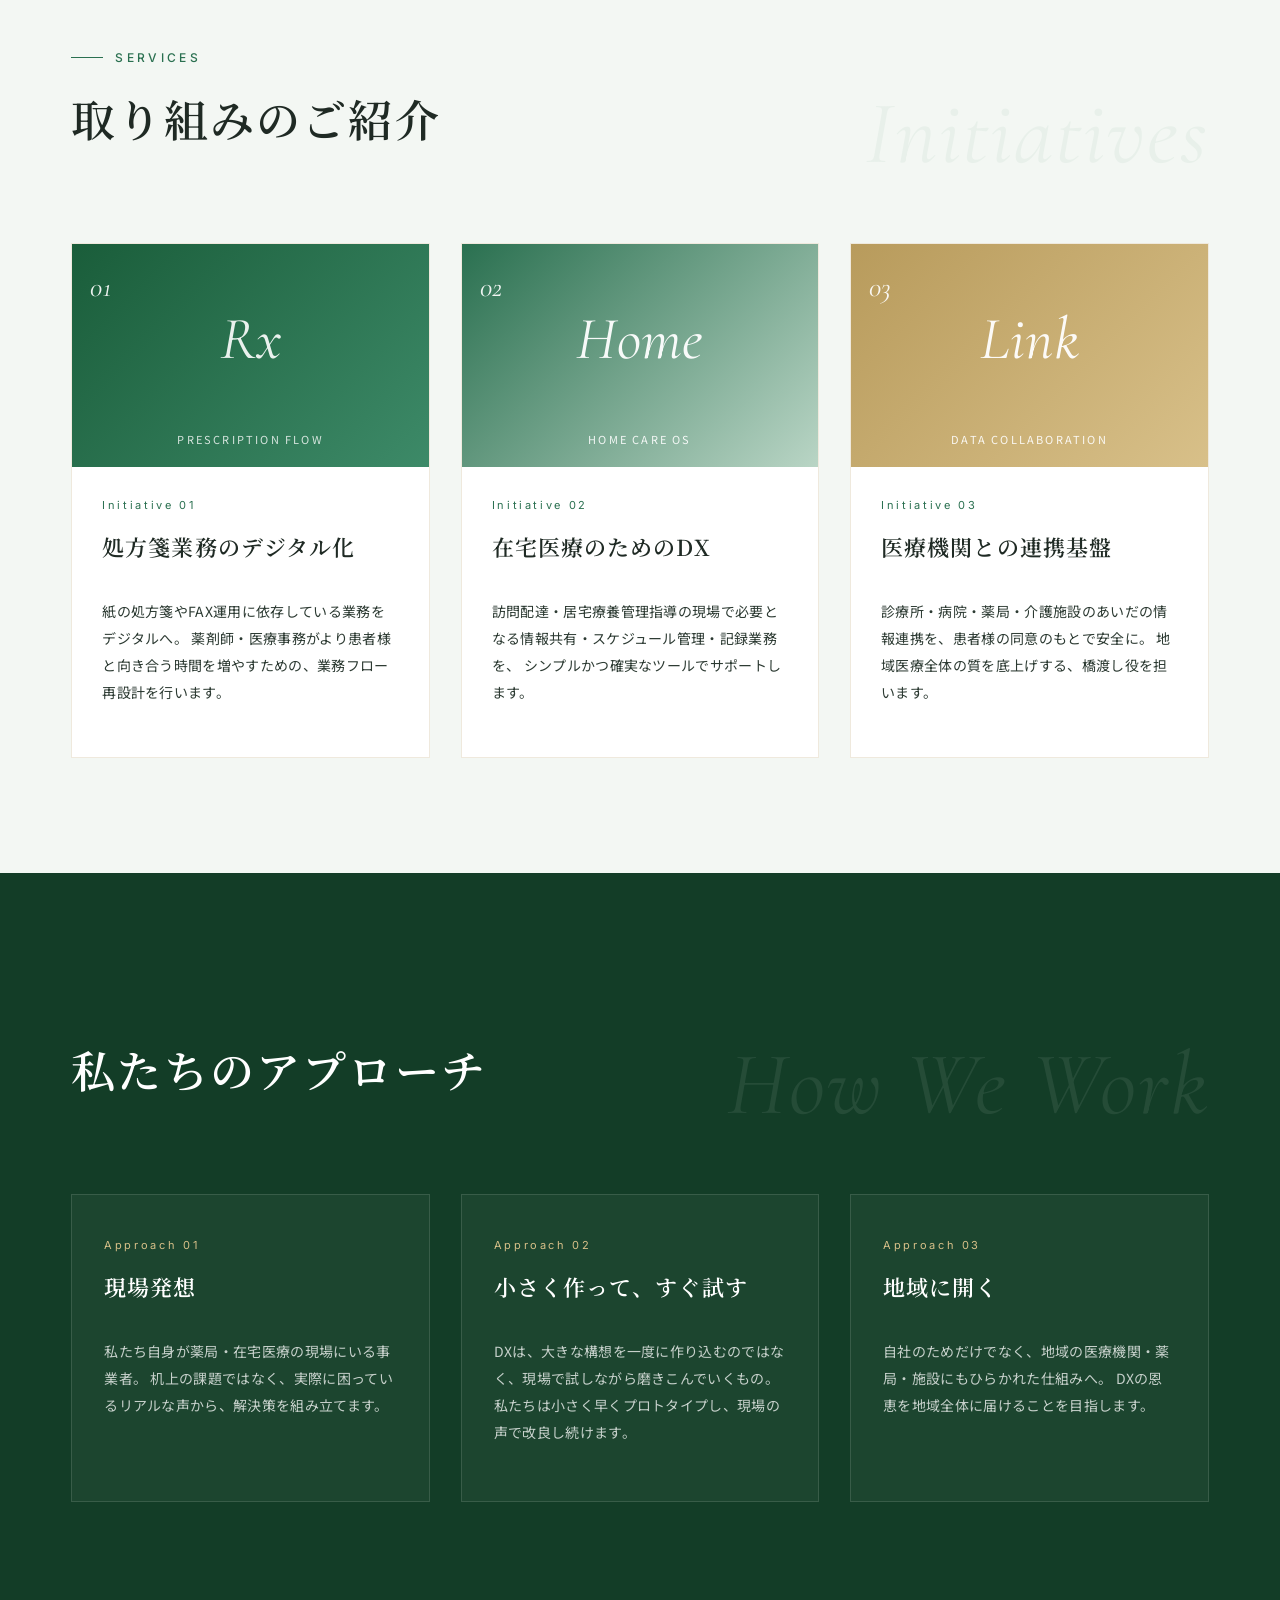
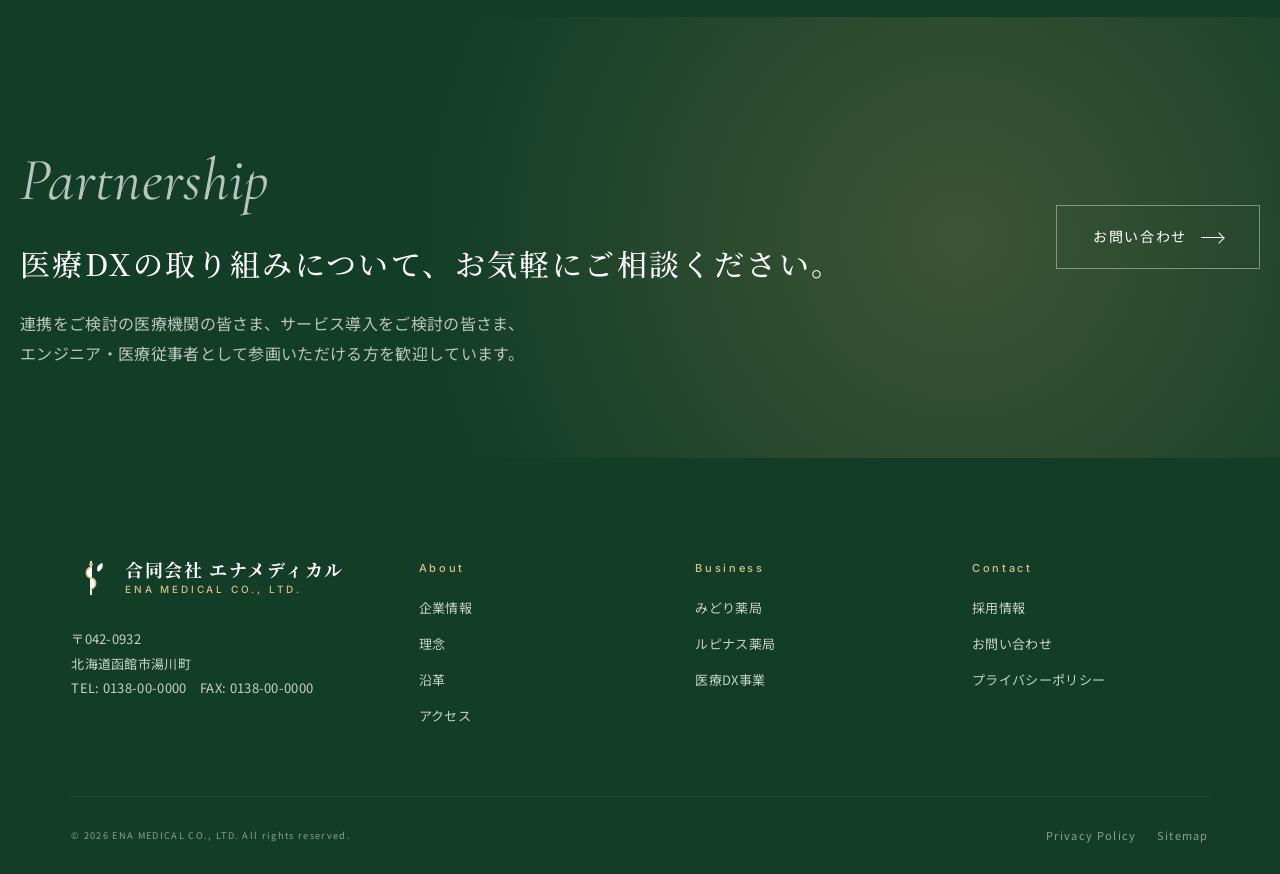
<file: dx.html>
<!DOCTYPE html>
<html lang="ja">
<head>
<meta charset="UTF-8">
<meta name="viewport" content="width=device-width, initial-scale=1">
<title>医療DX事業｜合同会社エナメディカル</title>
<meta name="description" content="現場の課題から発想する医療DX事業。エナメディカルが取り組む、地域医療のための情報化・効率化ソリューション。">
<meta property="og:title" content="医療DX事業｜合同会社エナメディカル">
<meta property="og:image" content="assets/images/recruit-og.jpg">
<link rel="icon" type="image/png" href="assets/images/favicon.png">
<link rel="preconnect" href="https://fonts.googleapis.com">
<link rel="preconnect" href="https://fonts.gstatic.com" crossorigin>
<link href="https://fonts.googleapis.com/css2?family=Noto+Sans+JP:wght@400;500;700&family=Noto+Serif+JP:wght@500;600;700&family=Cormorant+Garamond:ital,wght@1,400;1,500&family=Inter:wght@400;500;600&display=swap" rel="stylesheet">
<link rel="stylesheet" href="assets/css/style.css">
</head>
<body>

<div class="utility">
  <div class="container utility__inner">
    <a href="tel:0138-00-0000"><svg viewBox="0 0 24 24" fill="none" stroke="currentColor" stroke-width="1.6"><path d="M3 5c0-1 .8-2 2-2h2l2 5-2.5 1.5c1 3 3 5 6 6L14 13l5 2v2c0 1.2-.8 2-2 2C9 19 3 13 3 5z"/></svg>0138-00-0000（受付 9:00-18:00）</a>
    <a href="contact.html">お問い合わせ</a>
    <a href="recruit.html">採用情報</a>
  </div>
</div>

<header class="header">
  <div class="container header__inner">
    <a class="brand" href="index.html">
      <span class="brand__mark"><svg viewBox="0 0 64 64"><path d="M32 6 L32 58" stroke="#1a5d3a" stroke-width="3" stroke-linecap="round"/><path d="M32 14 C 22 18, 22 30, 32 32 C 42 34, 42 46, 32 50" stroke="#3d8a68" stroke-width="2.4" fill="none" stroke-linecap="round"/><circle cx="32" cy="10" r="3" fill="#b89b5c"/><path d="M44 22 C 50 18, 52 14, 50 8 C 44 10, 41 14, 42 20 Z" fill="#3d8a68"/></svg></span>
      <span class="brand__text"><span class="brand__name">合同会社 エナメディカル</span><span class="brand__name-en">ENA MEDICAL CO., LTD.</span></span>
    </a>
    <nav class="nav" id="globalNav">
      <ul class="nav__list">
        <li><a href="index.html">トップ</a></li>
        <li><a href="about.html">企業情報</a></li>
        <li><a href="midori.html">みどり薬局</a></li>
        <li><a href="lupinus.html">ルピナス薬局</a></li>
        <li><a href="dx.html" class="is-active">医療DX</a></li>
        <li><a href="recruit.html">採用情報</a></li>
      </ul>
      <div class="nav__cta"><a class="btn btn--ghost" href="contact.html"><span>お問い合わせ</span><span class="arrow"></span></a></div>
    </nav>
    <button class="nav-toggle" id="navToggle" aria-label="メニューを開く"><span></span><span></span><span></span></button>
  </div>
</header>

<section class="subhero">
  <div class="container subhero__inner">
    <p class="subhero__en">Medical DX</p>
    <span class="label-en">Our Challenge</span>
    <h1>医療DX事業</h1>
    <p>薬局の現場から発想する、地域医療のためのデジタルトランスフォーメーション。<br>暮らしと医療の距離を、テクノロジーで縮めていきます。</p>
  </div>
</section>

<div class="crumbs">
  <div class="container crumbs__inner">
    <a href="index.html">HOME</a><span class="sep">/</span><span>医療DX事業</span>
  </div>
</div>

<!-- Why -->
<section class="section">
  <div class="container">
    <div class="sec-head">
      <span class="label-en reveal">Why DX</span>
      <div class="sec-head__row">
        <h2 class="h-display reveal reveal--delay-1">なぜ、薬局がDXに取り組むのか。</h2>
        <p class="sec-head__en reveal reveal--delay-2">Our Reason</p>
      </div>
    </div>

    <div class="feature-row">
      <div class="reveal">
        <p class="lead">
          人口減少・高齢化・医療従事者の不足。地域医療をとりまく課題は、年々深刻になっています。
          そのなかで私たちが10年以上にわたり感じてきたのは、「現場の手間や非効率が、そのまま患者様のご負担になっている」という事実でした。
        </p>
        <p class="lead" style="margin-top:18px;">
          だからこそエナメディカルは、調剤・在宅医療・服薬指導といった<strong>現場の文脈</strong>を理解したうえで、
          医療従事者と患者様の両方にとってメリットのあるDXに取り組んでいます。
        </p>
        <div style="display:flex; flex-wrap:wrap; gap:10px; margin-top:24px;">
          <span class="tag-pill">医療従事者の負担軽減</span>
          <span class="tag-pill">在宅医療の効率化</span>
          <span class="tag-pill">情報連携</span>
          <span class="tag-pill">地域医療DX</span>
        </div>
      </div>
      <div class="feature-row__img reveal reveal--delay-1" style="background:linear-gradient(135deg,#1a5d3a,#3d8a68); position:relative; display:grid; place-items:center; color:#fff;">
        <div style="text-align:center; padding:40px;">
          <p style="font-family:var(--f-en); font-style:italic; font-size:clamp(60px,8vw,110px); line-height:1; opacity:.9;">DX</p>
          <p style="font-family:var(--f-serif); font-size:18px; letter-spacing:.12em; margin-top:8px;">for Local Medical Care</p>
        </div>
      </div>
    </div>
  </div>
</section>

<!-- Services -->
<section class="section section--green">
  <div class="container">
    <div class="sec-head">
      <span class="label-en reveal">Services</span>
      <div class="sec-head__row">
        <h2 class="h-display reveal reveal--delay-1">取り組みのご紹介</h2>
        <p class="sec-head__en reveal reveal--delay-2">Initiatives</p>
      </div>
    </div>

    <div class="biz-grid">
      <div class="biz-card reveal">
        <div class="biz-card__img" style="background:linear-gradient(135deg,#1a5d3a,#3d8a68); display:grid; place-items:center; color:#fff;">
          <span class="biz-card__num">01</span>
          <div style="text-align:center;">
            <p style="font-family:var(--f-en); font-style:italic; font-size:60px; line-height:1; opacity:.9;">Rx</p>
            <p style="font-size:11px; letter-spacing:.2em; opacity:.8;">PRESCRIPTION FLOW</p>
          </div>
        </div>
        <div class="biz-card__body">
          <span class="biz-card__en">Initiative 01</span>
          <h3 class="biz-card__title">処方箋業務のデジタル化</h3>
          <p class="biz-card__desc">
            紙の処方箋やFAX運用に依存している業務をデジタルへ。
            薬剤師・医療事務がより患者様と向き合う時間を増やすための、業務フロー再設計を行います。
          </p>
        </div>
      </div>

      <div class="biz-card reveal reveal--delay-1">
        <div class="biz-card__img" style="background:linear-gradient(135deg,#2a7050,#b9d5c5); display:grid; place-items:center; color:#fff;">
          <span class="biz-card__num">02</span>
          <div style="text-align:center;">
            <p style="font-family:var(--f-en); font-style:italic; font-size:60px; line-height:1; opacity:.95;">Home</p>
            <p style="font-size:11px; letter-spacing:.2em; opacity:.9;">HOME CARE OS</p>
          </div>
        </div>
        <div class="biz-card__body">
          <span class="biz-card__en">Initiative 02</span>
          <h3 class="biz-card__title">在宅医療のためのDX</h3>
          <p class="biz-card__desc">
            訪問配達・居宅療養管理指導の現場で必要となる情報共有・スケジュール管理・記録業務を、
            シンプルかつ確実なツールでサポートします。
          </p>
        </div>
      </div>

      <div class="biz-card reveal reveal--delay-2">
        <div class="biz-card__img" style="background:linear-gradient(135deg,#b89b5c,#d8c089); display:grid; place-items:center; color:#fff;">
          <span class="biz-card__num">03</span>
          <div style="text-align:center;">
            <p style="font-family:var(--f-en); font-style:italic; font-size:60px; line-height:1; opacity:.95;">Link</p>
            <p style="font-size:11px; letter-spacing:.2em; opacity:.9;">DATA COLLABORATION</p>
          </div>
        </div>
        <div class="biz-card__body">
          <span class="biz-card__en">Initiative 03</span>
          <h3 class="biz-card__title">医療機関との連携基盤</h3>
          <p class="biz-card__desc">
            診療所・病院・薬局・介護施設のあいだの情報連携を、患者様の同意のもとで安全に。
            地域医療全体の質を底上げする、橋渡し役を担います。
          </p>
        </div>
      </div>
    </div>
  </div>
</section>

<!-- Approach -->
<section class="section section--dark">
  <div class="container">
    <div class="sec-head">
      <span class="label-en reveal">Approach</span>
      <div class="sec-head__row">
        <h2 class="h-display reveal reveal--delay-1">私たちのアプローチ</h2>
        <p class="sec-head__en reveal reveal--delay-2">How We Work</p>
      </div>
    </div>

    <div class="biz-grid">
      <div class="biz-card reveal" style="background:rgba(255,255,255,.04); border-color:rgba(255,255,255,.12);">
        <div class="biz-card__body" style="padding:40px 32px;">
          <span class="biz-card__en" style="color:var(--c-gold-soft);">Approach 01</span>
          <h3 class="biz-card__title" style="color:#fff;">現場発想</h3>
          <p class="biz-card__desc" style="color:rgba(255,255,255,.75);">
            私たち自身が薬局・在宅医療の現場にいる事業者。
            机上の課題ではなく、実際に困っているリアルな声から、解決策を組み立てます。
          </p>
        </div>
      </div>
      <div class="biz-card reveal reveal--delay-1" style="background:rgba(255,255,255,.04); border-color:rgba(255,255,255,.12);">
        <div class="biz-card__body" style="padding:40px 32px;">
          <span class="biz-card__en" style="color:var(--c-gold-soft);">Approach 02</span>
          <h3 class="biz-card__title" style="color:#fff;">小さく作って、すぐ試す</h3>
          <p class="biz-card__desc" style="color:rgba(255,255,255,.75);">
            DXは、大きな構想を一度に作り込むのではなく、現場で試しながら磨きこんでいくもの。
            私たちは小さく早くプロトタイプし、現場の声で改良し続けます。
          </p>
        </div>
      </div>
      <div class="biz-card reveal reveal--delay-2" style="background:rgba(255,255,255,.04); border-color:rgba(255,255,255,.12);">
        <div class="biz-card__body" style="padding:40px 32px;">
          <span class="biz-card__en" style="color:var(--c-gold-soft);">Approach 03</span>
          <h3 class="biz-card__title" style="color:#fff;">地域に開く</h3>
          <p class="biz-card__desc" style="color:rgba(255,255,255,.75);">
            自社のためだけでなく、地域の医療機関・薬局・施設にもひらかれた仕組みへ。
            DXの恩恵を地域全体に届けることを目指します。
          </p>
        </div>
      </div>
    </div>
  </div>
</section>

<section class="recruit-banner">
  <div class="container recruit-banner__inner">
    <div>
      <p class="recruit-banner__en">Partnership</p>
      <h2>医療DXの取り組みについて、お気軽にご相談ください。</h2>
      <p>連携をご検討の医療機関の皆さま、サービス導入をご検討の皆さま、エンジニア・医療従事者として参画いただける方を歓迎しています。</p>
    </div>
    <a class="btn btn--on-dark" href="contact.html"><span>お問い合わせ</span><span class="arrow"></span></a>
  </div>
</section>

<footer class="footer">
  <div class="container">
    <div class="footer__top">
      <div class="footer__brand">
        <a class="brand" href="index.html">
          <span class="brand__mark"><svg viewBox="0 0 64 64"><path d="M32 6 L32 58" stroke="#fff" stroke-width="3" stroke-linecap="round"/><path d="M32 14 C 22 18, 22 30, 32 32 C 42 34, 42 46, 32 50" stroke="#d8c089" stroke-width="2.4" fill="none" stroke-linecap="round"/><circle cx="32" cy="10" r="3" fill="#d8c089"/><path d="M44 22 C 50 18, 52 14, 50 8 C 44 10, 41 14, 42 20 Z" fill="#d8c089"/></svg></span>
          <span class="brand__text"><span class="brand__name">合同会社 エナメディカル</span><span class="brand__name-en">ENA MEDICAL CO., LTD.</span></span>
        </a>
        <p class="footer__addr">〒042-0932<br>北海道函館市湯川町<br>TEL: 0138-00-0000　FAX: 0138-00-0000</p>
      </div>
      <div class="footer__col"><h4>About</h4><ul><li><a href="about.html">企業情報</a></li><li><a href="about.html#philosophy">理念</a></li><li><a href="about.html#history">沿革</a></li><li><a href="about.html#access">アクセス</a></li></ul></div>
      <div class="footer__col"><h4>Business</h4><ul><li><a href="midori.html">みどり薬局</a></li><li><a href="lupinus.html">ルピナス薬局</a></li><li><a href="dx.html">医療DX事業</a></li></ul></div>
      <div class="footer__col"><h4>Contact</h4><ul><li><a href="recruit.html">採用情報</a></li><li><a href="contact.html">お問い合わせ</a></li><li><a href="#">プライバシーポリシー</a></li></ul></div>
    </div>
    <div class="footer__bottom"><small>© 2026 ENA MEDICAL CO., LTD. All rights reserved.</small><span><a href="#">Privacy Policy</a><a href="#">Sitemap</a></span></div>
  </div>
</footer>

<script src="assets/js/main.js"></script>
</body>
</html>
</file>
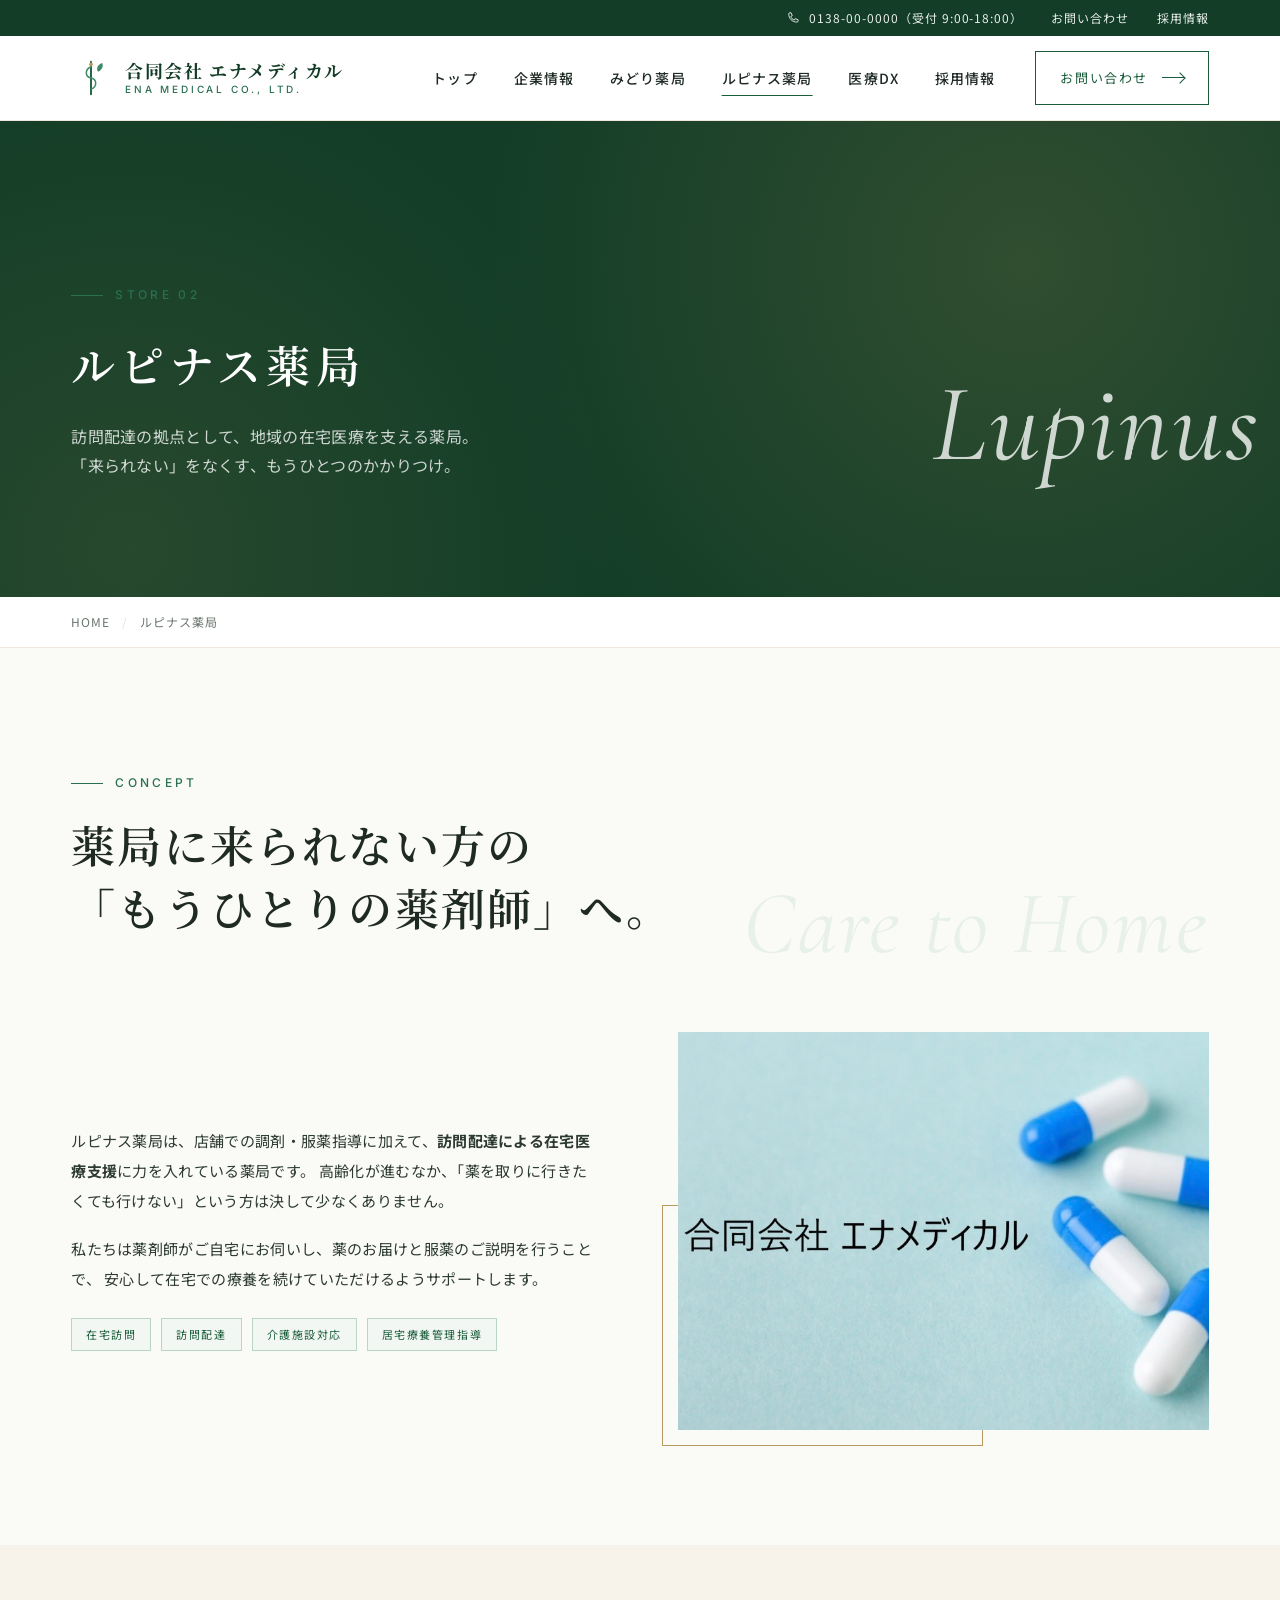
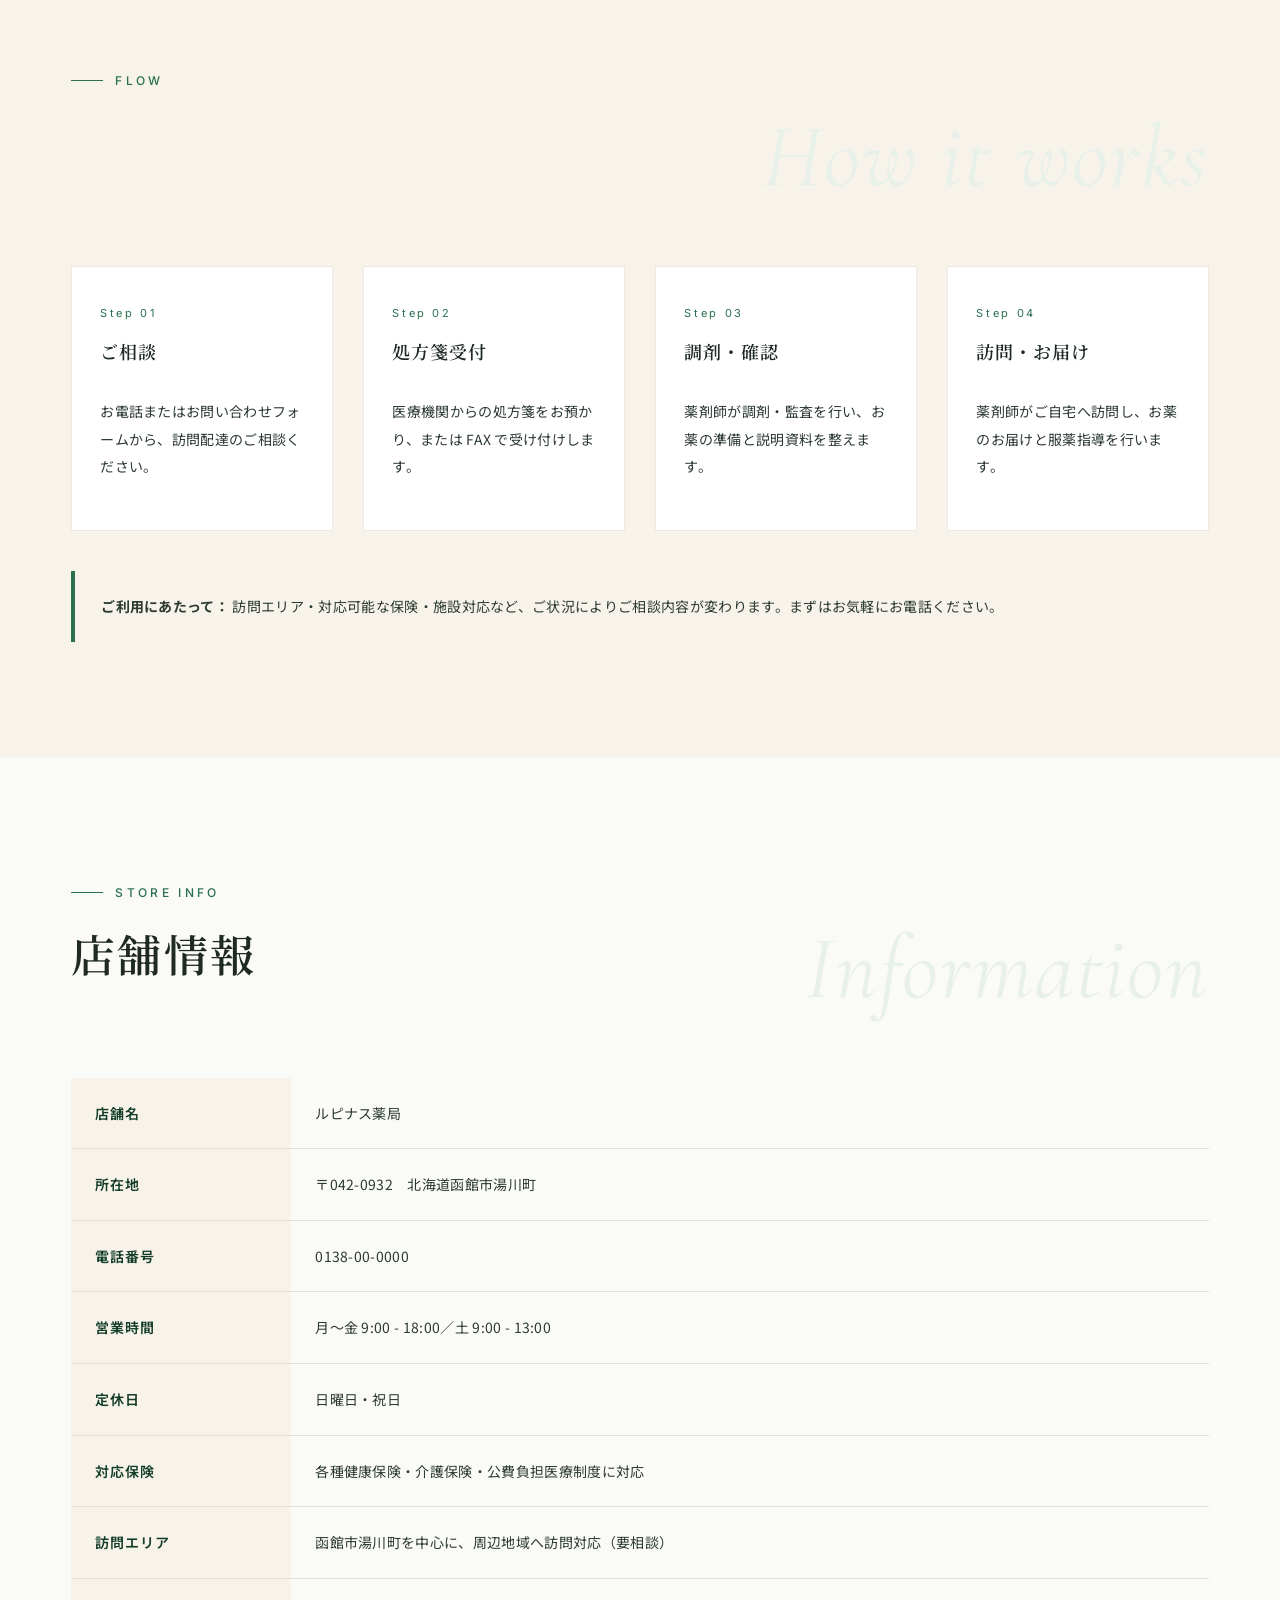
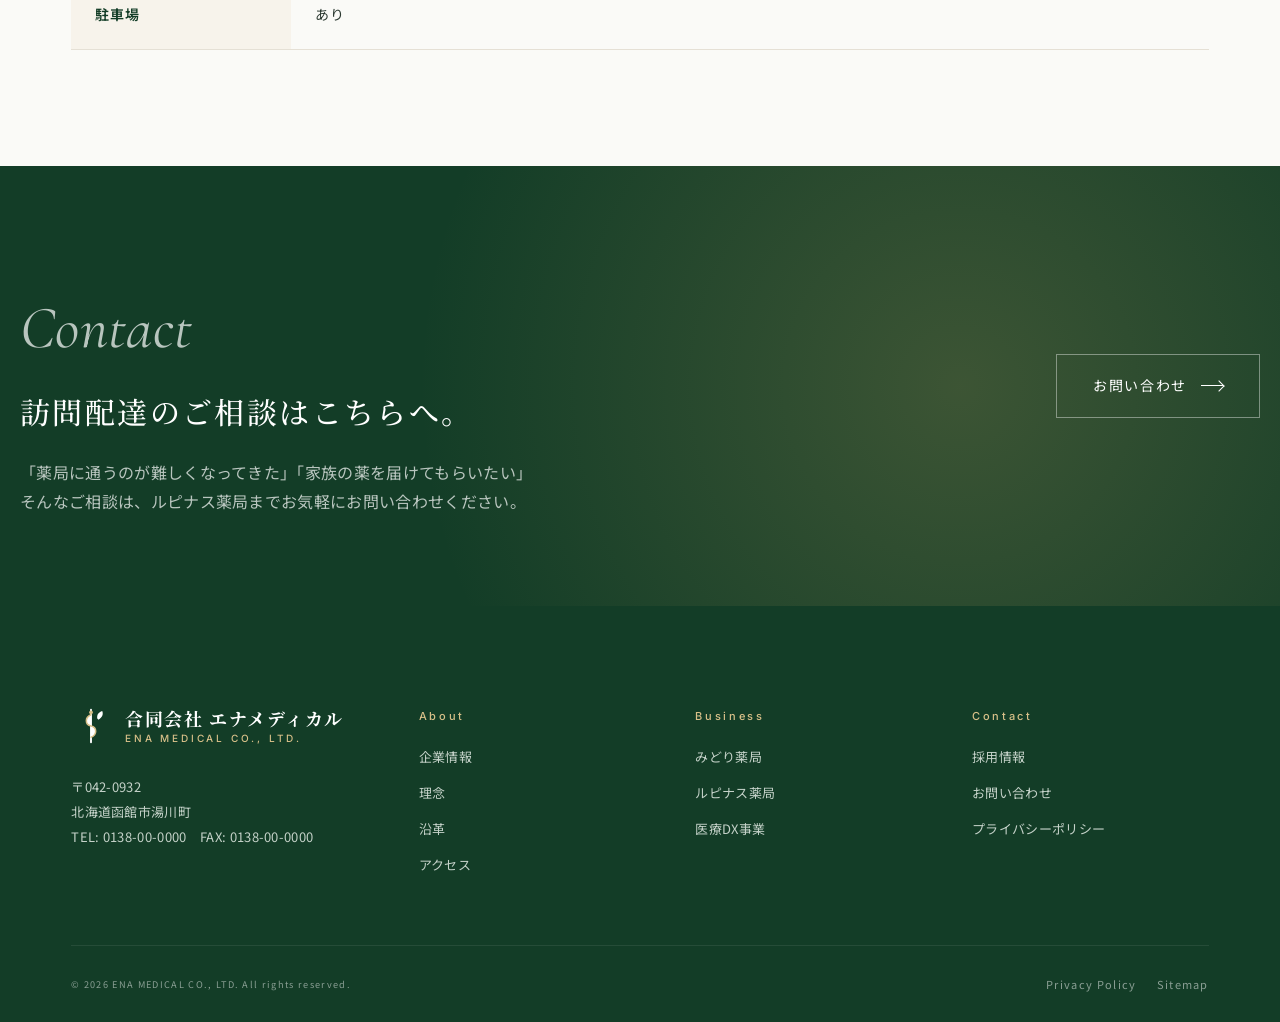
<file: lupinus.html>
<!DOCTYPE html>
<html lang="ja">
<head>
<meta charset="UTF-8">
<meta name="viewport" content="width=device-width, initial-scale=1">
<title>ルピナス薬局｜合同会社エナメディカル</title>
<meta name="description" content="北海道函館市湯川町の調剤薬局「ルピナス薬局」。訪問配達の拠点として、在宅医療の現場を支えます。">
<meta property="og:title" content="ルピナス薬局｜合同会社エナメディカル">
<meta property="og:image" content="assets/images/lupinus-og.jpg">
<link rel="icon" type="image/png" href="assets/images/favicon.png">
<link rel="preconnect" href="https://fonts.googleapis.com">
<link rel="preconnect" href="https://fonts.gstatic.com" crossorigin>
<link href="https://fonts.googleapis.com/css2?family=Noto+Sans+JP:wght@400;500;700&family=Noto+Serif+JP:wght@500;600;700&family=Cormorant+Garamond:ital,wght@1,400;1,500&family=Inter:wght@400;500;600&display=swap" rel="stylesheet">
<link rel="stylesheet" href="assets/css/style.css">
</head>
<body>

<div class="utility">
  <div class="container utility__inner">
    <a href="tel:0138-00-0000"><svg viewBox="0 0 24 24" fill="none" stroke="currentColor" stroke-width="1.6"><path d="M3 5c0-1 .8-2 2-2h2l2 5-2.5 1.5c1 3 3 5 6 6L14 13l5 2v2c0 1.2-.8 2-2 2C9 19 3 13 3 5z"/></svg>0138-00-0000（受付 9:00-18:00）</a>
    <a href="contact.html">お問い合わせ</a>
    <a href="recruit.html">採用情報</a>
  </div>
</div>

<header class="header">
  <div class="container header__inner">
    <a class="brand" href="index.html">
      <span class="brand__mark"><svg viewBox="0 0 64 64"><path d="M32 6 L32 58" stroke="#1a5d3a" stroke-width="3" stroke-linecap="round"/><path d="M32 14 C 22 18, 22 30, 32 32 C 42 34, 42 46, 32 50" stroke="#3d8a68" stroke-width="2.4" fill="none" stroke-linecap="round"/><circle cx="32" cy="10" r="3" fill="#b89b5c"/><path d="M44 22 C 50 18, 52 14, 50 8 C 44 10, 41 14, 42 20 Z" fill="#3d8a68"/></svg></span>
      <span class="brand__text"><span class="brand__name">合同会社 エナメディカル</span><span class="brand__name-en">ENA MEDICAL CO., LTD.</span></span>
    </a>
    <nav class="nav" id="globalNav">
      <ul class="nav__list">
        <li><a href="index.html">トップ</a></li>
        <li><a href="about.html">企業情報</a></li>
        <li><a href="midori.html">みどり薬局</a></li>
        <li><a href="lupinus.html" class="is-active">ルピナス薬局</a></li>
        <li><a href="dx.html">医療DX</a></li>
        <li><a href="recruit.html">採用情報</a></li>
      </ul>
      <div class="nav__cta"><a class="btn btn--ghost" href="contact.html"><span>お問い合わせ</span><span class="arrow"></span></a></div>
    </nav>
    <button class="nav-toggle" id="navToggle" aria-label="メニューを開く"><span></span><span></span><span></span></button>
  </div>
</header>

<section class="subhero">
  <div class="container subhero__inner">
    <p class="subhero__en">Lupinus</p>
    <span class="label-en">Store 02</span>
    <h1>ルピナス薬局</h1>
    <p>訪問配達の拠点として、地域の在宅医療を支える薬局。<br>「来られない」をなくす、もうひとつのかかりつけ。</p>
  </div>
</section>

<div class="crumbs">
  <div class="container crumbs__inner">
    <a href="index.html">HOME</a><span class="sep">/</span><span>ルピナス薬局</span>
  </div>
</div>

<!-- Concept -->
<section class="section">
  <div class="container">
    <div class="sec-head">
      <span class="label-en reveal">Concept</span>
      <div class="sec-head__row">
        <h2 class="h-display reveal reveal--delay-1">薬局に来られない方の<br>「もうひとりの薬剤師」へ。</h2>
        <p class="sec-head__en reveal reveal--delay-2">Care to Home</p>
      </div>
    </div>

    <div class="feature-row feature-row--reverse">
      <div class="feature-row__img reveal" style="background-image:url('assets/images/lupinus-og.jpg');"></div>
      <div class="reveal reveal--delay-1">
        <p class="lead">
          ルピナス薬局は、店舗での調剤・服薬指導に加えて、<strong>訪問配達による在宅医療支援</strong>に力を入れている薬局です。
          高齢化が進むなか、「薬を取りに行きたくても行けない」という方は決して少なくありません。
        </p>
        <p class="lead" style="margin-top:18px;">
          私たちは薬剤師がご自宅にお伺いし、薬のお届けと服薬のご説明を行うことで、
          安心して在宅での療養を続けていただけるようサポートします。
        </p>
        <div style="display:flex; flex-wrap:wrap; gap:10px; margin-top:24px;">
          <span class="tag-pill">在宅訪問</span>
          <span class="tag-pill">訪問配達</span>
          <span class="tag-pill">介護施設対応</span>
          <span class="tag-pill">居宅療養管理指導</span>
        </div>
      </div>
    </div>
  </div>
</section>

<!-- Home delivery flow -->
<section class="section section--cream">
  <div class="container">
    <div class="sec-head">
      <span class="label-en reveal">Flow</span>
      <div class="sec-head__row">
        <h2 class="h-display reveal reveal--delay-1">訪問配達の流れ</h2>
        <p class="sec-head__en reveal reveal--delay-2">How it works</p>
      </div>
    </div>

    <div class="biz-grid" style="grid-template-columns:repeat(4,1fr);">
      <div class="biz-card reveal">
        <div class="biz-card__body" style="padding:36px 28px;">
          <span class="biz-card__en">Step 01</span>
          <h3 class="biz-card__title" style="font-size:18px;">ご相談</h3>
          <p class="biz-card__desc">お電話またはお問い合わせフォームから、訪問配達のご相談ください。</p>
        </div>
      </div>
      <div class="biz-card reveal reveal--delay-1">
        <div class="biz-card__body" style="padding:36px 28px;">
          <span class="biz-card__en">Step 02</span>
          <h3 class="biz-card__title" style="font-size:18px;">処方箋受付</h3>
          <p class="biz-card__desc">医療機関からの処方箋をお預かり、または FAX で受け付けします。</p>
        </div>
      </div>
      <div class="biz-card reveal reveal--delay-2">
        <div class="biz-card__body" style="padding:36px 28px;">
          <span class="biz-card__en">Step 03</span>
          <h3 class="biz-card__title" style="font-size:18px;">調剤・確認</h3>
          <p class="biz-card__desc">薬剤師が調剤・監査を行い、お薬の準備と説明資料を整えます。</p>
        </div>
      </div>
      <div class="biz-card reveal reveal--delay-3">
        <div class="biz-card__body" style="padding:36px 28px;">
          <span class="biz-card__en">Step 04</span>
          <h3 class="biz-card__title" style="font-size:18px;">訪問・お届け</h3>
          <p class="biz-card__desc">薬剤師がご自宅へ訪問し、お薬のお届けと服薬指導を行います。</p>
        </div>
      </div>
    </div>

    <div class="notice reveal" style="margin-top:40px;">
      <strong>ご利用にあたって：</strong>
      訪問エリア・対応可能な保険・施設対応など、ご状況によりご相談内容が変わります。まずはお気軽にお電話ください。
    </div>
  </div>
</section>

<!-- Store info -->
<section class="section">
  <div class="container">
    <div class="sec-head">
      <span class="label-en reveal">Store Info</span>
      <div class="sec-head__row">
        <h2 class="h-display reveal reveal--delay-1">店舗情報</h2>
        <p class="sec-head__en reveal reveal--delay-2">Information</p>
      </div>
    </div>

    <div class="reveal">
    <table class="info-table">
      <tr><th>店舗名</th><td>ルピナス薬局</td></tr>
      <tr><th>所在地</th><td>〒042-0932　北海道函館市湯川町</td></tr>
      <tr><th>電話番号</th><td>0138-00-0000</td></tr>
      <tr><th>営業時間</th><td>月〜金 9:00 - 18:00／土 9:00 - 13:00</td></tr>
      <tr><th>定休日</th><td>日曜日・祝日</td></tr>
      <tr><th>対応保険</th><td>各種健康保険・介護保険・公費負担医療制度に対応</td></tr>
      <tr><th>訪問エリア</th><td>函館市湯川町を中心に、周辺地域へ訪問対応（要相談）</td></tr>
      <tr><th>駐車場</th><td>あり</td></tr>
    </table>
    </div>
  </div>
</section>

<section class="recruit-banner">
  <div class="container recruit-banner__inner">
    <div>
      <p class="recruit-banner__en">Contact</p>
      <h2>訪問配達のご相談はこちらへ。</h2>
      <p>「薬局に通うのが難しくなってきた」「家族の薬を届けてもらいたい」そんなご相談は、ルピナス薬局までお気軽にお問い合わせください。</p>
    </div>
    <a class="btn btn--on-dark" href="contact.html"><span>お問い合わせ</span><span class="arrow"></span></a>
  </div>
</section>

<footer class="footer">
  <div class="container">
    <div class="footer__top">
      <div class="footer__brand">
        <a class="brand" href="index.html">
          <span class="brand__mark"><svg viewBox="0 0 64 64"><path d="M32 6 L32 58" stroke="#fff" stroke-width="3" stroke-linecap="round"/><path d="M32 14 C 22 18, 22 30, 32 32 C 42 34, 42 46, 32 50" stroke="#d8c089" stroke-width="2.4" fill="none" stroke-linecap="round"/><circle cx="32" cy="10" r="3" fill="#d8c089"/><path d="M44 22 C 50 18, 52 14, 50 8 C 44 10, 41 14, 42 20 Z" fill="#d8c089"/></svg></span>
          <span class="brand__text"><span class="brand__name">合同会社 エナメディカル</span><span class="brand__name-en">ENA MEDICAL CO., LTD.</span></span>
        </a>
        <p class="footer__addr">〒042-0932<br>北海道函館市湯川町<br>TEL: 0138-00-0000　FAX: 0138-00-0000</p>
      </div>
      <div class="footer__col"><h4>About</h4><ul><li><a href="about.html">企業情報</a></li><li><a href="about.html#philosophy">理念</a></li><li><a href="about.html#history">沿革</a></li><li><a href="about.html#access">アクセス</a></li></ul></div>
      <div class="footer__col"><h4>Business</h4><ul><li><a href="midori.html">みどり薬局</a></li><li><a href="lupinus.html">ルピナス薬局</a></li><li><a href="dx.html">医療DX事業</a></li></ul></div>
      <div class="footer__col"><h4>Contact</h4><ul><li><a href="recruit.html">採用情報</a></li><li><a href="contact.html">お問い合わせ</a></li><li><a href="#">プライバシーポリシー</a></li></ul></div>
    </div>
    <div class="footer__bottom"><small>© 2026 ENA MEDICAL CO., LTD. All rights reserved.</small><span><a href="#">Privacy Policy</a><a href="#">Sitemap</a></span></div>
  </div>
</footer>

<script src="assets/js/main.js"></script>
</body>
</html>
</file>
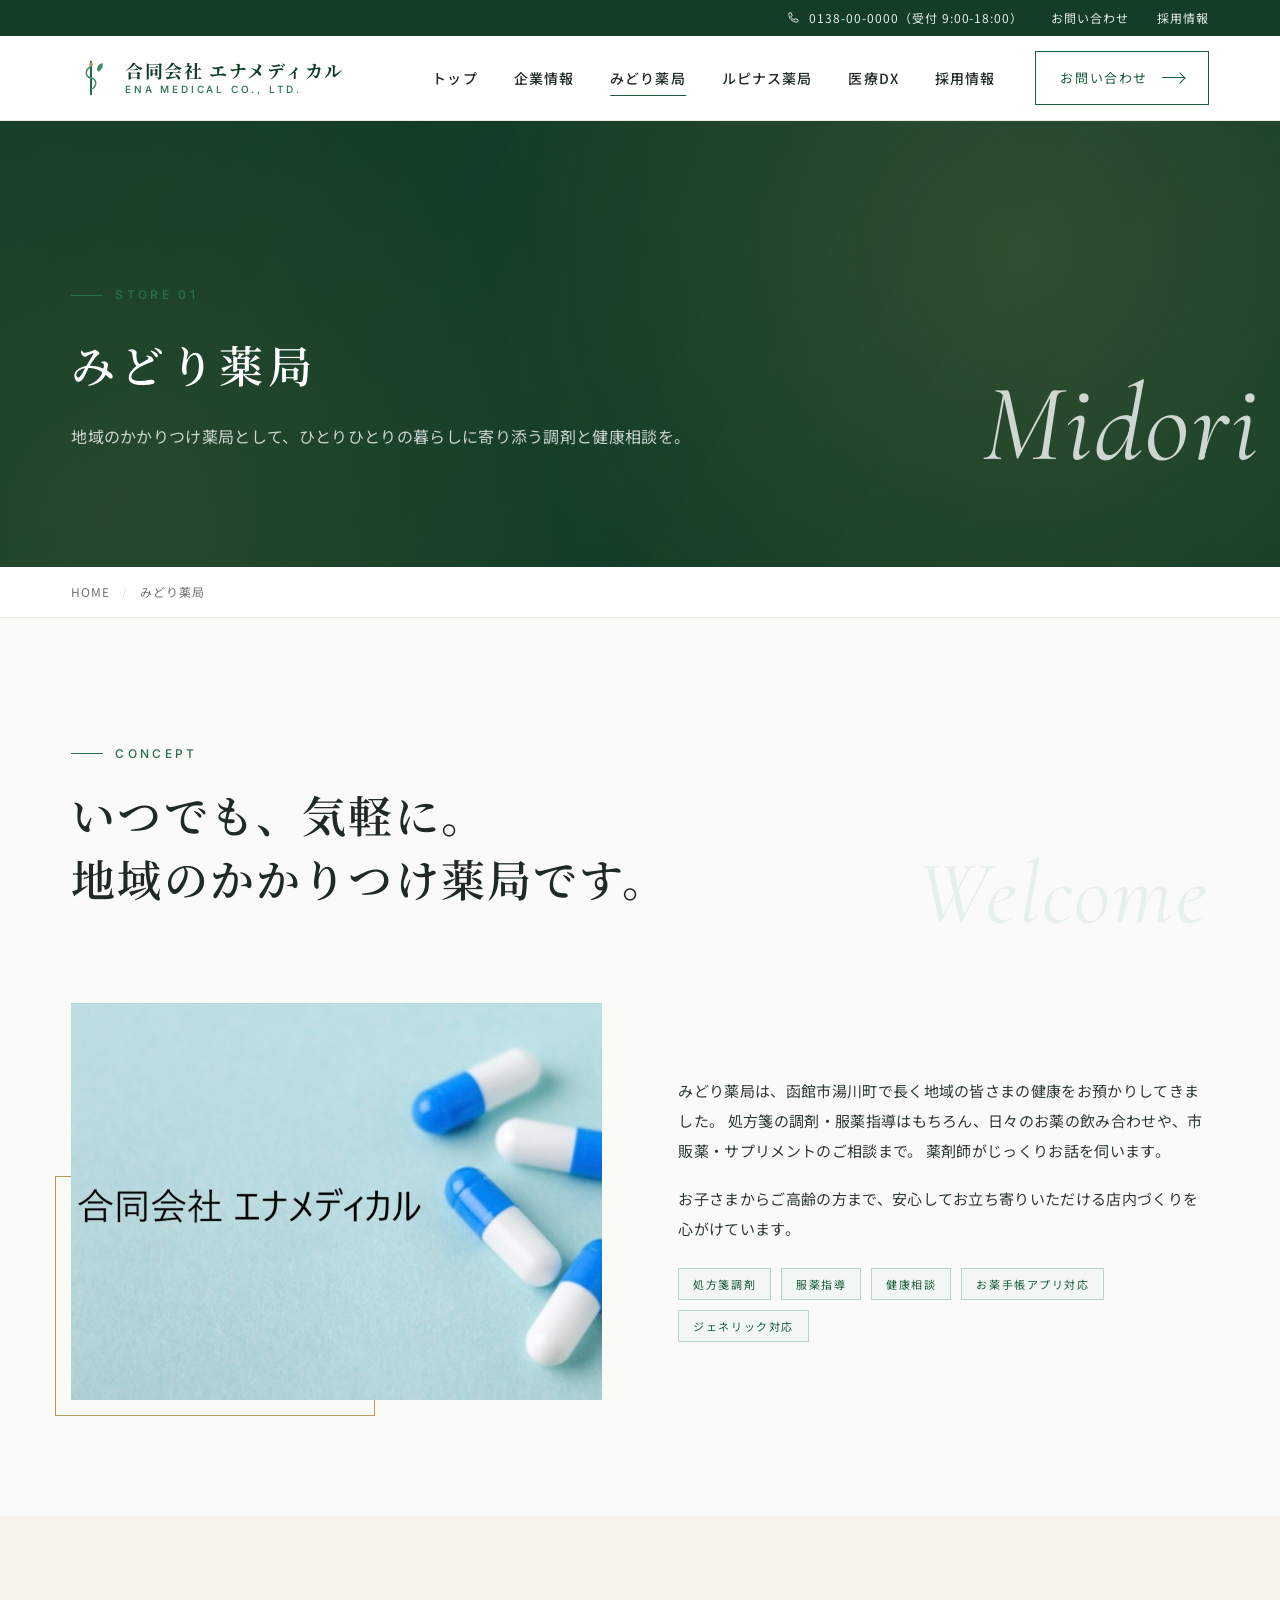
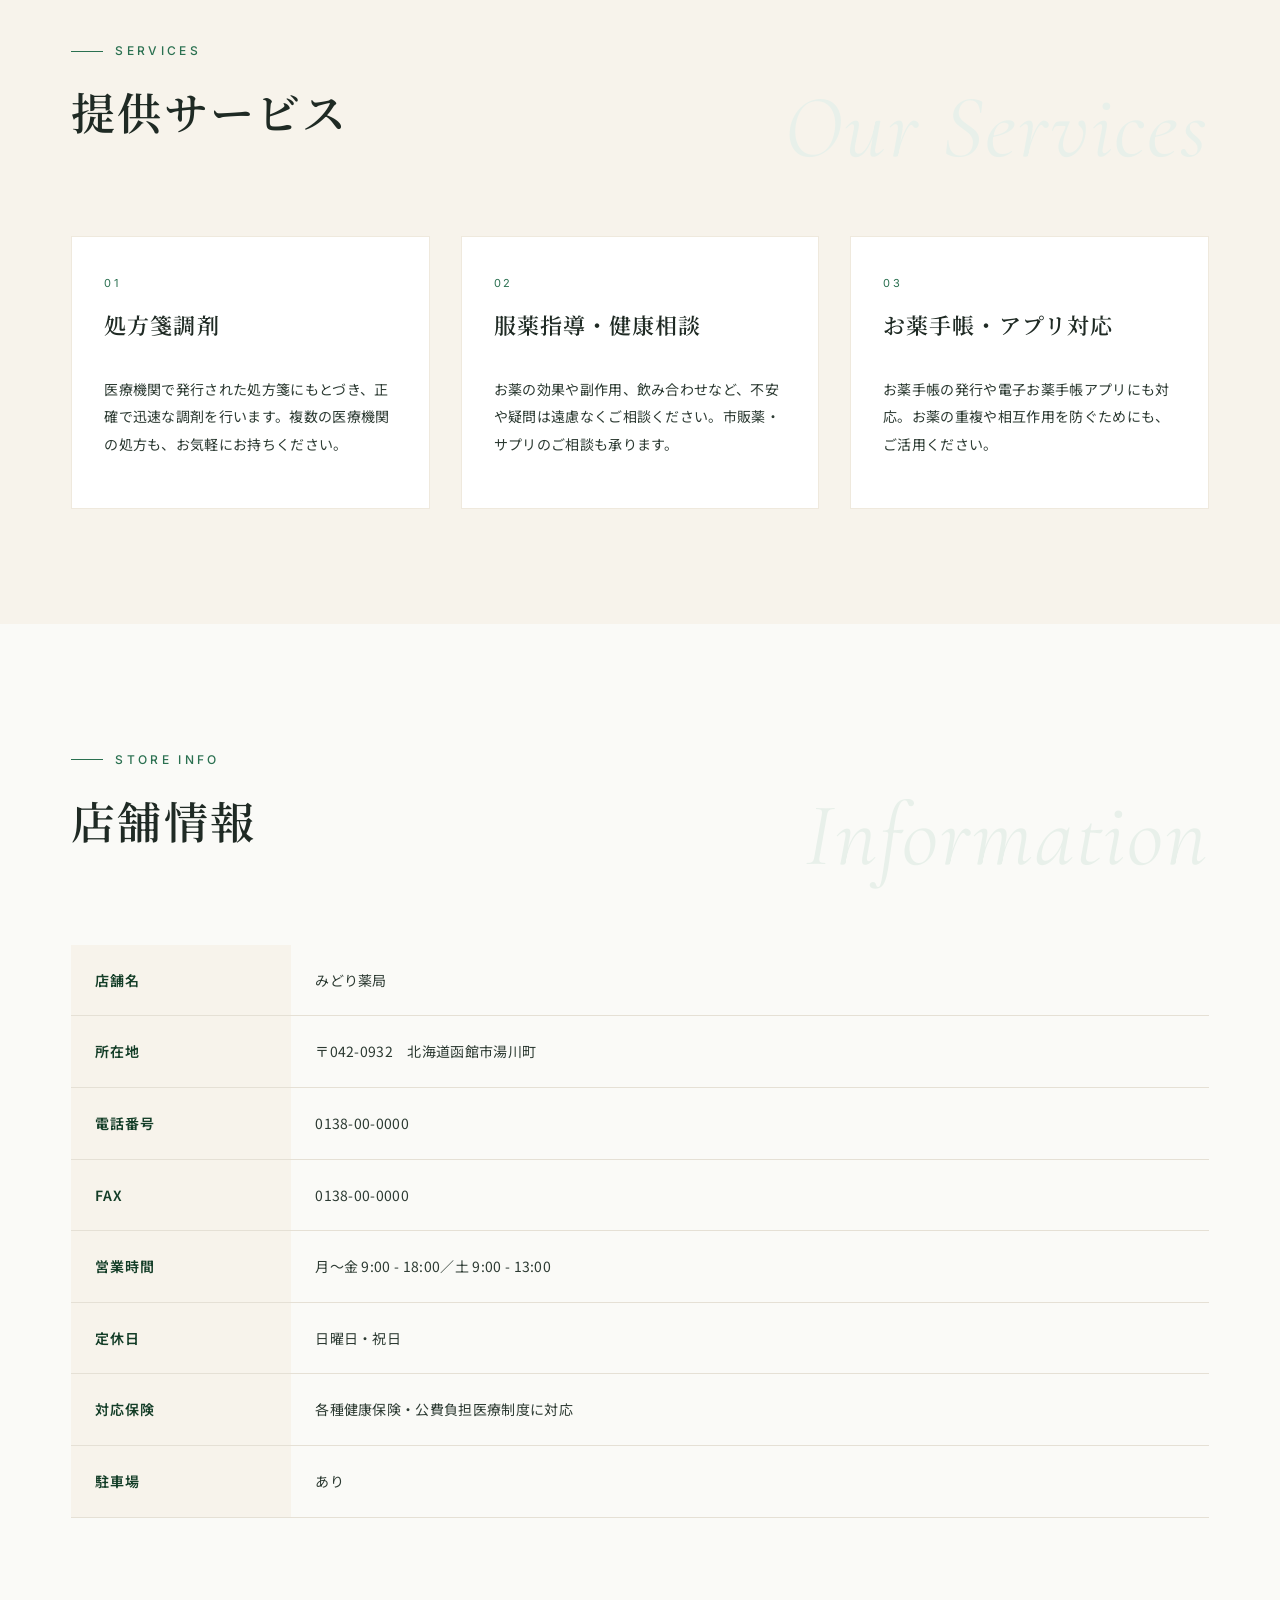
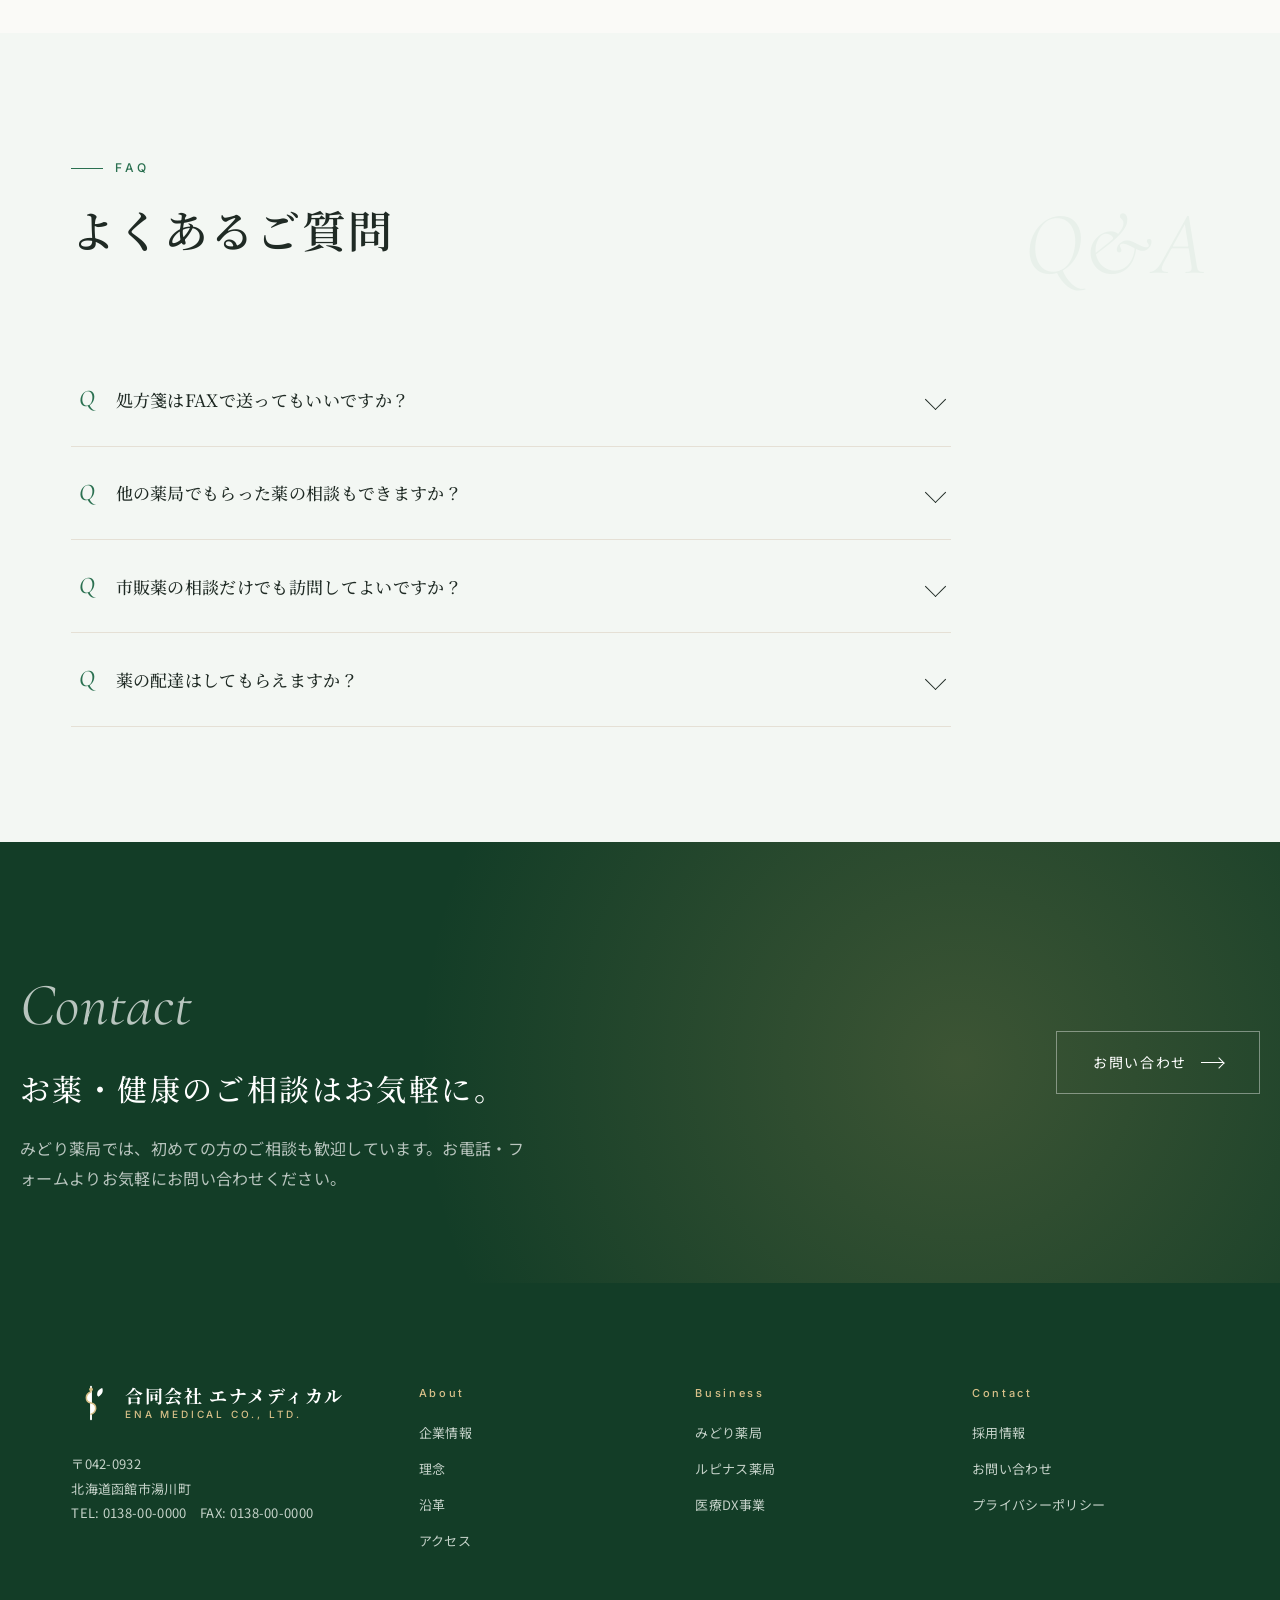
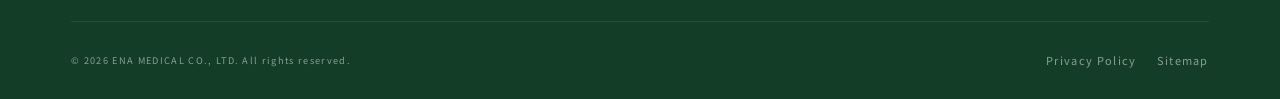
<file: midori.html>
<!DOCTYPE html>
<html lang="ja">
<head>
<meta charset="UTF-8">
<meta name="viewport" content="width=device-width, initial-scale=1">
<title>みどり薬局｜合同会社エナメディカル</title>
<meta name="description" content="北海道函館市湯川町の調剤薬局「みどり薬局」。地域のかかりつけ薬局として、処方箋調剤・服薬指導・健康相談を行っています。">
<meta property="og:title" content="みどり薬局｜合同会社エナメディカル">
<meta property="og:image" content="assets/images/midori-og.jpg">
<link rel="icon" type="image/png" href="assets/images/favicon.png">
<link rel="preconnect" href="https://fonts.googleapis.com">
<link rel="preconnect" href="https://fonts.gstatic.com" crossorigin>
<link href="https://fonts.googleapis.com/css2?family=Noto+Sans+JP:wght@400;500;700&family=Noto+Serif+JP:wght@500;600;700&family=Cormorant+Garamond:ital,wght@1,400;1,500&family=Inter:wght@400;500;600&display=swap" rel="stylesheet">
<link rel="stylesheet" href="assets/css/style.css">
</head>
<body>

<div class="utility">
  <div class="container utility__inner">
    <a href="tel:0138-00-0000"><svg viewBox="0 0 24 24" fill="none" stroke="currentColor" stroke-width="1.6"><path d="M3 5c0-1 .8-2 2-2h2l2 5-2.5 1.5c1 3 3 5 6 6L14 13l5 2v2c0 1.2-.8 2-2 2C9 19 3 13 3 5z"/></svg>0138-00-0000（受付 9:00-18:00）</a>
    <a href="contact.html">お問い合わせ</a>
    <a href="recruit.html">採用情報</a>
  </div>
</div>

<header class="header">
  <div class="container header__inner">
    <a class="brand" href="index.html">
      <span class="brand__mark"><svg viewBox="0 0 64 64"><path d="M32 6 L32 58" stroke="#1a5d3a" stroke-width="3" stroke-linecap="round"/><path d="M32 14 C 22 18, 22 30, 32 32 C 42 34, 42 46, 32 50" stroke="#3d8a68" stroke-width="2.4" fill="none" stroke-linecap="round"/><circle cx="32" cy="10" r="3" fill="#b89b5c"/><path d="M44 22 C 50 18, 52 14, 50 8 C 44 10, 41 14, 42 20 Z" fill="#3d8a68"/></svg></span>
      <span class="brand__text"><span class="brand__name">合同会社 エナメディカル</span><span class="brand__name-en">ENA MEDICAL CO., LTD.</span></span>
    </a>
    <nav class="nav" id="globalNav">
      <ul class="nav__list">
        <li><a href="index.html">トップ</a></li>
        <li><a href="about.html">企業情報</a></li>
        <li><a href="midori.html" class="is-active">みどり薬局</a></li>
        <li><a href="lupinus.html">ルピナス薬局</a></li>
        <li><a href="dx.html">医療DX</a></li>
        <li><a href="recruit.html">採用情報</a></li>
      </ul>
      <div class="nav__cta"><a class="btn btn--ghost" href="contact.html"><span>お問い合わせ</span><span class="arrow"></span></a></div>
    </nav>
    <button class="nav-toggle" id="navToggle" aria-label="メニューを開く"><span></span><span></span><span></span></button>
  </div>
</header>

<section class="subhero">
  <div class="container subhero__inner">
    <p class="subhero__en">Midori</p>
    <span class="label-en">Store 01</span>
    <h1>みどり薬局</h1>
    <p>地域のかかりつけ薬局として、ひとりひとりの暮らしに寄り添う調剤と健康相談を。</p>
  </div>
</section>

<div class="crumbs">
  <div class="container crumbs__inner">
    <a href="index.html">HOME</a><span class="sep">/</span><span>みどり薬局</span>
  </div>
</div>

<!-- Concept -->
<section class="section">
  <div class="container">
    <div class="sec-head">
      <span class="label-en reveal">Concept</span>
      <div class="sec-head__row">
        <h2 class="h-display reveal reveal--delay-1">いつでも、気軽に。<br>地域のかかりつけ薬局です。</h2>
        <p class="sec-head__en reveal reveal--delay-2">Welcome</p>
      </div>
    </div>

    <div class="feature-row">
      <div class="feature-row__img reveal" style="background-image:url('assets/images/midori-og.jpg');"></div>
      <div class="reveal reveal--delay-1">
        <p class="lead">
          みどり薬局は、函館市湯川町で長く地域の皆さまの健康をお預かりしてきました。
          処方箋の調剤・服薬指導はもちろん、日々のお薬の飲み合わせや、市販薬・サプリメントのご相談まで。
          薬剤師がじっくりお話を伺います。
        </p>
        <p class="lead" style="margin-top:18px;">
          お子さまからご高齢の方まで、安心してお立ち寄りいただける店内づくりを心がけています。
        </p>
        <div style="display:flex; flex-wrap:wrap; gap:10px; margin-top:24px;">
          <span class="tag-pill">処方箋調剤</span>
          <span class="tag-pill">服薬指導</span>
          <span class="tag-pill">健康相談</span>
          <span class="tag-pill">お薬手帳アプリ対応</span>
          <span class="tag-pill">ジェネリック対応</span>
        </div>
      </div>
    </div>
  </div>
</section>

<!-- Services -->
<section class="section section--cream">
  <div class="container">
    <div class="sec-head">
      <span class="label-en reveal">Services</span>
      <div class="sec-head__row">
        <h2 class="h-display reveal reveal--delay-1">提供サービス</h2>
        <p class="sec-head__en reveal reveal--delay-2">Our Services</p>
      </div>
    </div>

    <div class="biz-grid">
      <div class="biz-card reveal">
        <div class="biz-card__body" style="padding:36px 32px;">
          <span class="biz-card__en">01</span>
          <h3 class="biz-card__title">処方箋調剤</h3>
          <p class="biz-card__desc">医療機関で発行された処方箋にもとづき、正確で迅速な調剤を行います。複数の医療機関の処方も、お気軽にお持ちください。</p>
        </div>
      </div>
      <div class="biz-card reveal reveal--delay-1">
        <div class="biz-card__body" style="padding:36px 32px;">
          <span class="biz-card__en">02</span>
          <h3 class="biz-card__title">服薬指導・健康相談</h3>
          <p class="biz-card__desc">お薬の効果や副作用、飲み合わせなど、不安や疑問は遠慮なくご相談ください。市販薬・サプリのご相談も承ります。</p>
        </div>
      </div>
      <div class="biz-card reveal reveal--delay-2">
        <div class="biz-card__body" style="padding:36px 32px;">
          <span class="biz-card__en">03</span>
          <h3 class="biz-card__title">お薬手帳・アプリ対応</h3>
          <p class="biz-card__desc">お薬手帳の発行や電子お薬手帳アプリにも対応。お薬の重複や相互作用を防ぐためにも、ご活用ください。</p>
        </div>
      </div>
    </div>
  </div>
</section>

<!-- Store info -->
<section class="section">
  <div class="container">
    <div class="sec-head">
      <span class="label-en reveal">Store Info</span>
      <div class="sec-head__row">
        <h2 class="h-display reveal reveal--delay-1">店舗情報</h2>
        <p class="sec-head__en reveal reveal--delay-2">Information</p>
      </div>
    </div>

    <div class="reveal">
    <table class="info-table">
      <tr><th>店舗名</th><td>みどり薬局</td></tr>
      <tr><th>所在地</th><td>〒042-0932　北海道函館市湯川町</td></tr>
      <tr><th>電話番号</th><td>0138-00-0000</td></tr>
      <tr><th>FAX</th><td>0138-00-0000</td></tr>
      <tr><th>営業時間</th><td>月〜金 9:00 - 18:00／土 9:00 - 13:00</td></tr>
      <tr><th>定休日</th><td>日曜日・祝日</td></tr>
      <tr><th>対応保険</th><td>各種健康保険・公費負担医療制度に対応</td></tr>
      <tr><th>駐車場</th><td>あり</td></tr>
    </table>
    </div>
  </div>
</section>

<!-- FAQ -->
<section class="section section--green">
  <div class="container">
    <div class="sec-head">
      <span class="label-en reveal">FAQ</span>
      <div class="sec-head__row">
        <h2 class="h-display reveal reveal--delay-1">よくあるご質問</h2>
        <p class="sec-head__en reveal reveal--delay-2">Q&A</p>
      </div>
    </div>

    <div class="reveal" style="max-width:880px;">
      <div class="faq-item">
        <div class="faq-q">処方箋はFAXで送ってもいいですか？</div>
        <div class="faq-a">はい、FAXでの事前送信が可能です。お薬の準備ができ次第ご連絡いたしますので、お待ち時間なくお受け取りいただけます。FAX: 0138-00-0000 までお送りください。</div>
      </div>
      <div class="faq-item">
        <div class="faq-q">他の薬局でもらった薬の相談もできますか？</div>
        <div class="faq-a">もちろん可能です。お薬手帳や現在お飲みの薬がわかるものをお持ちください。飲み合わせや重複の確認、副作用のご相談など、薬剤師がていねいにお答えします。</div>
      </div>
      <div class="faq-item">
        <div class="faq-q">市販薬の相談だけでも訪問してよいですか？</div>
        <div class="faq-a">はい、処方箋がなくても、健康相談や市販薬のご相談だけでもお気軽にお立ち寄りください。お困りごとに合わせて、適切なお薬をご提案します。</div>
      </div>
      <div class="faq-item">
        <div class="faq-q">薬の配達はしてもらえますか？</div>
        <div class="faq-a">ご来局が難しい方には、薬剤師によるご自宅への訪問配達サービスをご用意しています。詳しくはお電話または<a href="contact.html" style="color:var(--c-green-800); text-decoration:underline;">お問い合わせフォーム</a>よりご相談ください。</div>
      </div>
    </div>
  </div>
</section>

<section class="recruit-banner">
  <div class="container recruit-banner__inner">
    <div>
      <p class="recruit-banner__en">Contact</p>
      <h2>お薬・健康のご相談はお気軽に。</h2>
      <p>みどり薬局では、初めての方のご相談も歓迎しています。お電話・フォームよりお気軽にお問い合わせください。</p>
    </div>
    <a class="btn btn--on-dark" href="contact.html"><span>お問い合わせ</span><span class="arrow"></span></a>
  </div>
</section>

<footer class="footer">
  <div class="container">
    <div class="footer__top">
      <div class="footer__brand">
        <a class="brand" href="index.html">
          <span class="brand__mark"><svg viewBox="0 0 64 64"><path d="M32 6 L32 58" stroke="#fff" stroke-width="3" stroke-linecap="round"/><path d="M32 14 C 22 18, 22 30, 32 32 C 42 34, 42 46, 32 50" stroke="#d8c089" stroke-width="2.4" fill="none" stroke-linecap="round"/><circle cx="32" cy="10" r="3" fill="#d8c089"/><path d="M44 22 C 50 18, 52 14, 50 8 C 44 10, 41 14, 42 20 Z" fill="#d8c089"/></svg></span>
          <span class="brand__text"><span class="brand__name">合同会社 エナメディカル</span><span class="brand__name-en">ENA MEDICAL CO., LTD.</span></span>
        </a>
        <p class="footer__addr">〒042-0932<br>北海道函館市湯川町<br>TEL: 0138-00-0000　FAX: 0138-00-0000</p>
      </div>
      <div class="footer__col"><h4>About</h4><ul><li><a href="about.html">企業情報</a></li><li><a href="about.html#philosophy">理念</a></li><li><a href="about.html#history">沿革</a></li><li><a href="about.html#access">アクセス</a></li></ul></div>
      <div class="footer__col"><h4>Business</h4><ul><li><a href="midori.html">みどり薬局</a></li><li><a href="lupinus.html">ルピナス薬局</a></li><li><a href="dx.html">医療DX事業</a></li></ul></div>
      <div class="footer__col"><h4>Contact</h4><ul><li><a href="recruit.html">採用情報</a></li><li><a href="contact.html">お問い合わせ</a></li><li><a href="#">プライバシーポリシー</a></li></ul></div>
    </div>
    <div class="footer__bottom"><small>© 2026 ENA MEDICAL CO., LTD. All rights reserved.</small><span><a href="#">Privacy Policy</a><a href="#">Sitemap</a></span></div>
  </div>
</footer>

<script src="assets/js/main.js"></script>
</body>
</html>
</file>
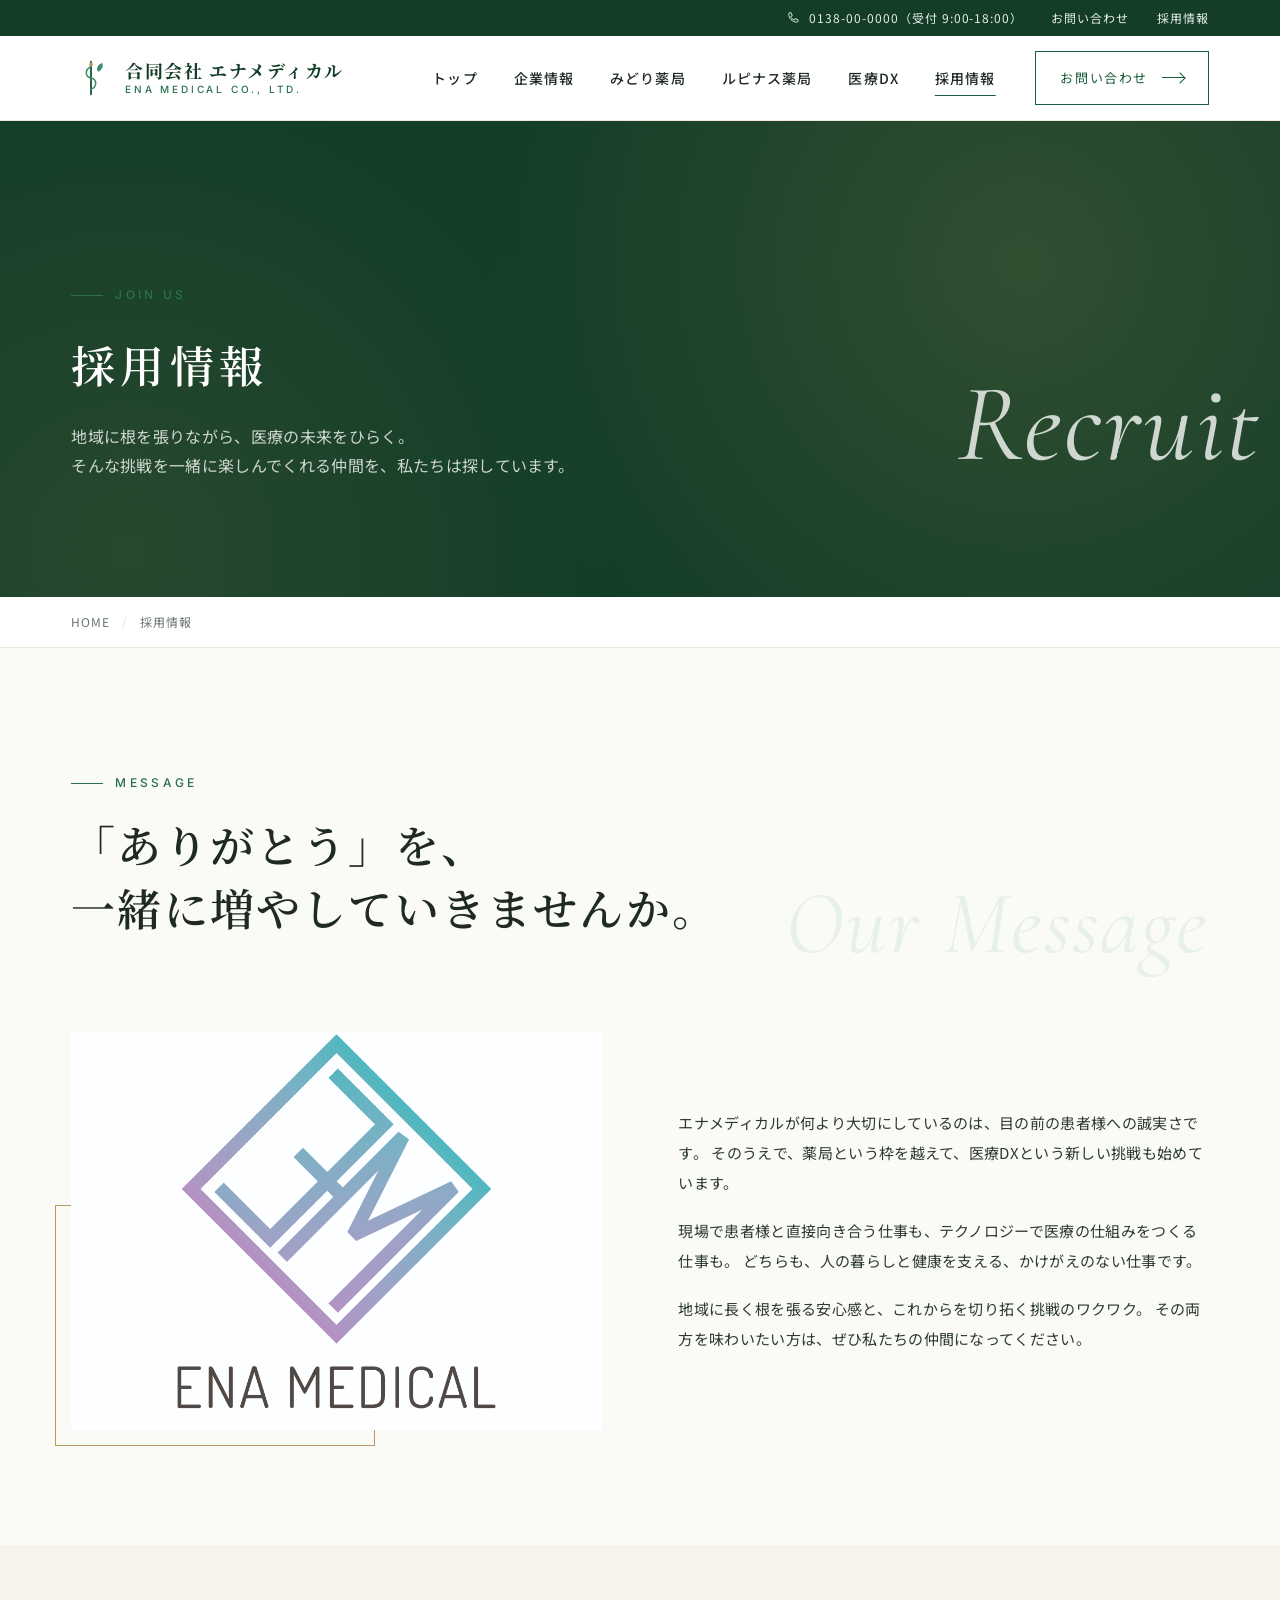
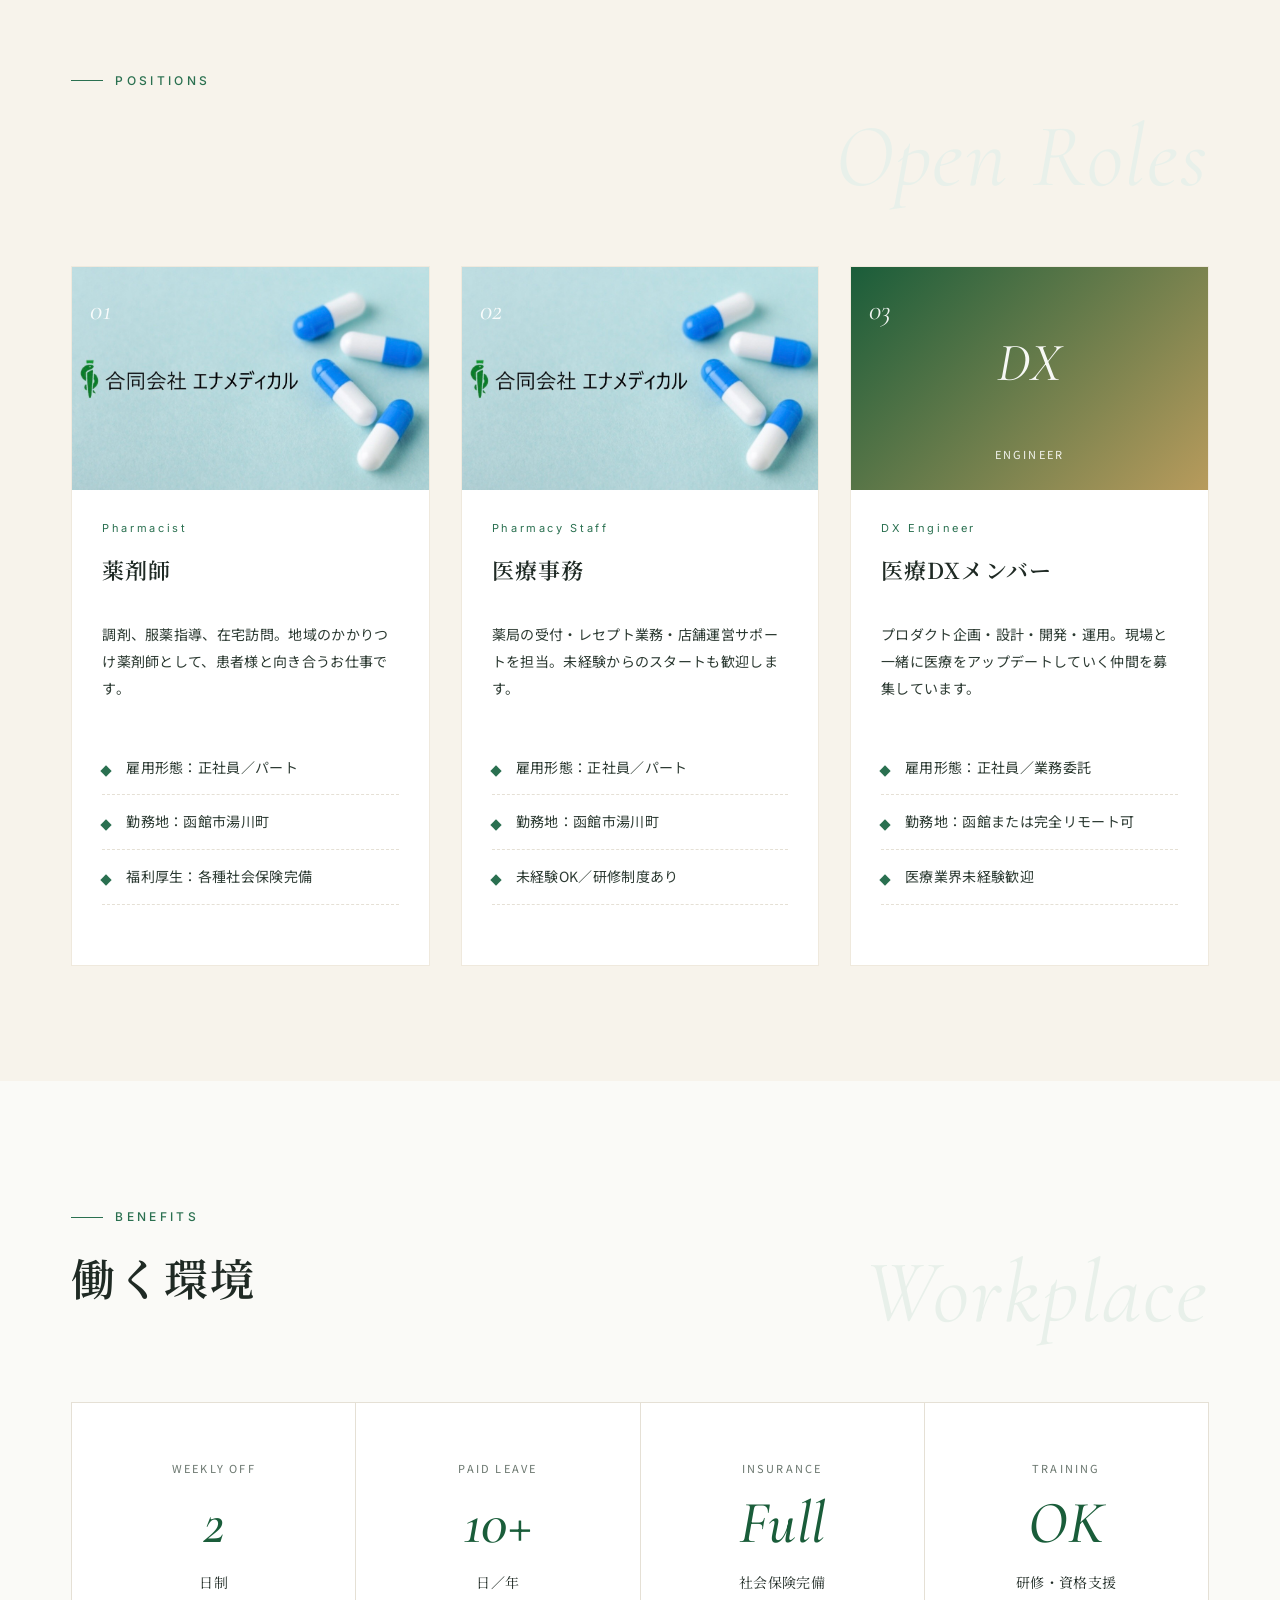
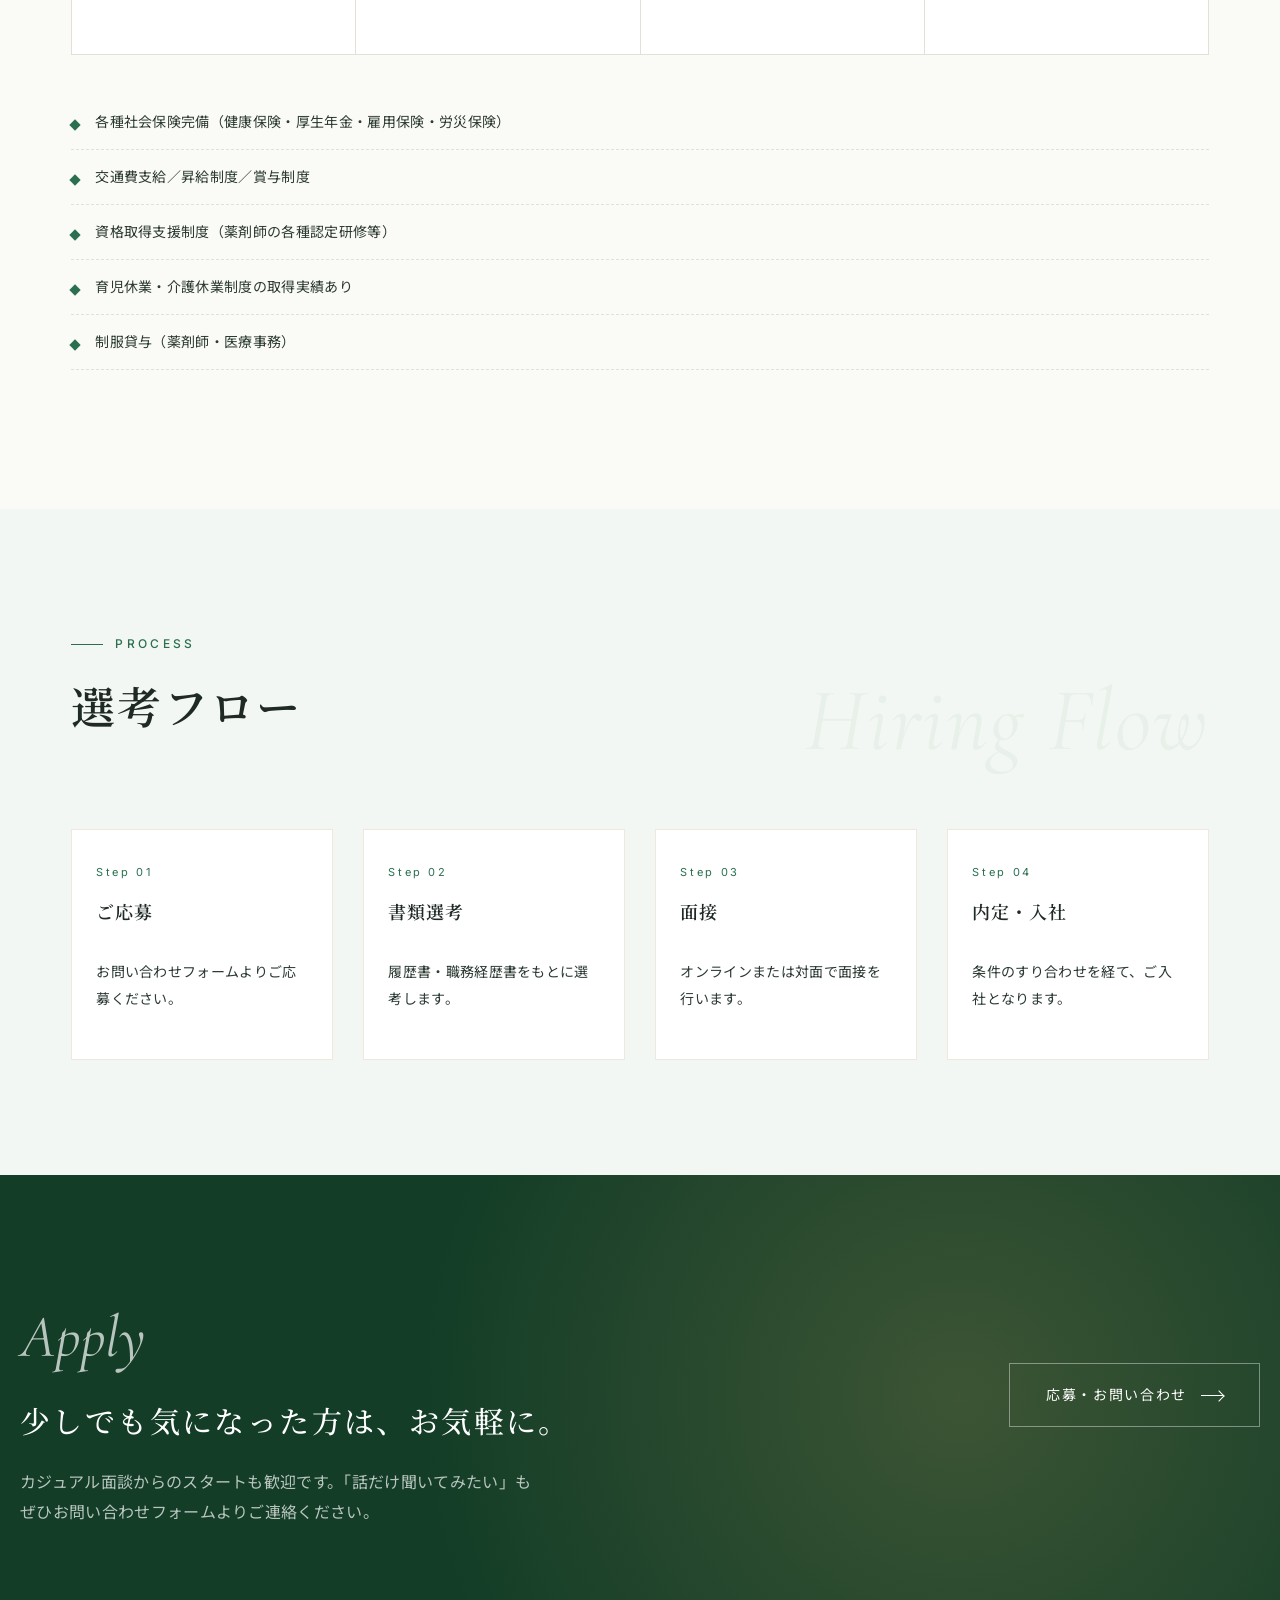
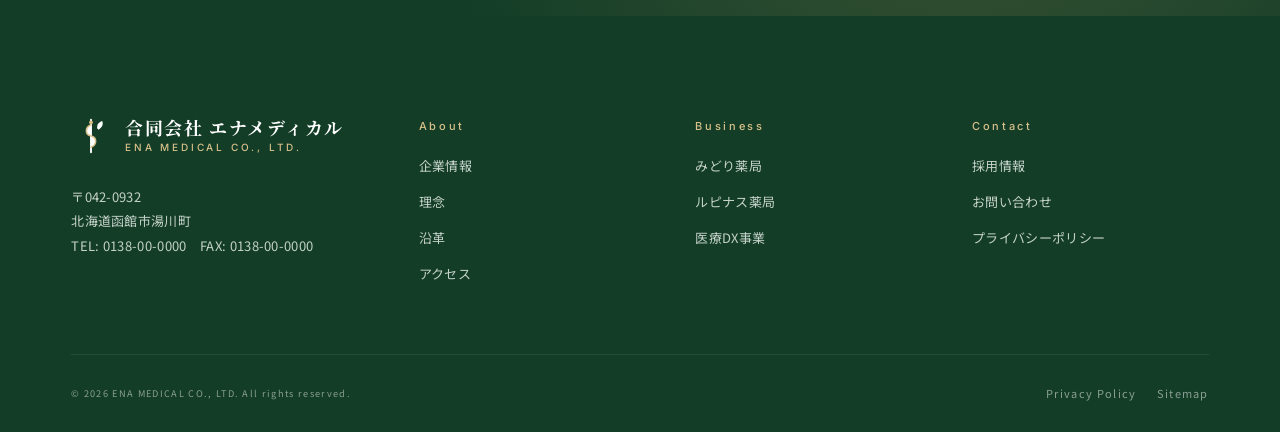
<file: recruit.html>
<!DOCTYPE html>
<html lang="ja">
<head>
<meta charset="UTF-8">
<meta name="viewport" content="width=device-width, initial-scale=1">
<title>採用情報｜合同会社エナメディカル</title>
<meta name="description" content="合同会社エナメディカルの採用情報。薬剤師・医療事務・医療DXエンジニアなど、地域の医療をともにつくる仲間を募集しています。">
<meta property="og:title" content="採用情報｜合同会社エナメディカル">
<meta property="og:image" content="assets/images/recruit-og.jpg">
<link rel="icon" type="image/png" href="assets/images/favicon.png">
<link rel="preconnect" href="https://fonts.googleapis.com">
<link rel="preconnect" href="https://fonts.gstatic.com" crossorigin>
<link href="https://fonts.googleapis.com/css2?family=Noto+Sans+JP:wght@400;500;700&family=Noto+Serif+JP:wght@500;600;700&family=Cormorant+Garamond:ital,wght@1,400;1,500&family=Inter:wght@400;500;600&display=swap" rel="stylesheet">
<link rel="stylesheet" href="assets/css/style.css">
</head>
<body>

<div class="utility">
  <div class="container utility__inner">
    <a href="tel:0138-00-0000"><svg viewBox="0 0 24 24" fill="none" stroke="currentColor" stroke-width="1.6"><path d="M3 5c0-1 .8-2 2-2h2l2 5-2.5 1.5c1 3 3 5 6 6L14 13l5 2v2c0 1.2-.8 2-2 2C9 19 3 13 3 5z"/></svg>0138-00-0000（受付 9:00-18:00）</a>
    <a href="contact.html">お問い合わせ</a>
    <a href="recruit.html">採用情報</a>
  </div>
</div>

<header class="header">
  <div class="container header__inner">
    <a class="brand" href="index.html">
      <span class="brand__mark"><svg viewBox="0 0 64 64"><path d="M32 6 L32 58" stroke="#1a5d3a" stroke-width="3" stroke-linecap="round"/><path d="M32 14 C 22 18, 22 30, 32 32 C 42 34, 42 46, 32 50" stroke="#3d8a68" stroke-width="2.4" fill="none" stroke-linecap="round"/><circle cx="32" cy="10" r="3" fill="#b89b5c"/><path d="M44 22 C 50 18, 52 14, 50 8 C 44 10, 41 14, 42 20 Z" fill="#3d8a68"/></svg></span>
      <span class="brand__text"><span class="brand__name">合同会社 エナメディカル</span><span class="brand__name-en">ENA MEDICAL CO., LTD.</span></span>
    </a>
    <nav class="nav" id="globalNav">
      <ul class="nav__list">
        <li><a href="index.html">トップ</a></li>
        <li><a href="about.html">企業情報</a></li>
        <li><a href="midori.html">みどり薬局</a></li>
        <li><a href="lupinus.html">ルピナス薬局</a></li>
        <li><a href="dx.html">医療DX</a></li>
        <li><a href="recruit.html" class="is-active">採用情報</a></li>
      </ul>
      <div class="nav__cta"><a class="btn btn--ghost" href="contact.html"><span>お問い合わせ</span><span class="arrow"></span></a></div>
    </nav>
    <button class="nav-toggle" id="navToggle" aria-label="メニューを開く"><span></span><span></span><span></span></button>
  </div>
</header>

<section class="subhero">
  <div class="container subhero__inner">
    <p class="subhero__en">Recruit</p>
    <span class="label-en">Join Us</span>
    <h1>採用情報</h1>
    <p>地域に根を張りながら、医療の未来をひらく。<br>そんな挑戦を一緒に楽しんでくれる仲間を、私たちは探しています。</p>
  </div>
</section>

<div class="crumbs">
  <div class="container crumbs__inner">
    <a href="index.html">HOME</a><span class="sep">/</span><span>採用情報</span>
  </div>
</div>

<!-- Message -->
<section class="section">
  <div class="container">
    <div class="sec-head">
      <span class="label-en reveal">Message</span>
      <div class="sec-head__row">
        <h2 class="h-display reveal reveal--delay-1">「ありがとう」を、<br>一緒に増やしていきませんか。</h2>
        <p class="sec-head__en reveal reveal--delay-2">Our Message</p>
      </div>
    </div>

    <div class="feature-row">
      <div class="feature-row__img reveal" style="background-image:url('assets/images/recruit-og.jpg');"></div>
      <div class="reveal reveal--delay-1">
        <p class="lead">
          エナメディカルが何より大切にしているのは、目の前の患者様への誠実さです。
          そのうえで、薬局という枠を越えて、医療DXという新しい挑戦も始めています。
        </p>
        <p class="lead" style="margin-top:18px;">
          現場で患者様と直接向き合う仕事も、テクノロジーで医療の仕組みをつくる仕事も。
          どちらも、人の暮らしと健康を支える、かけがえのない仕事です。
        </p>
        <p class="lead" style="margin-top:18px;">
          地域に長く根を張る安心感と、これからを切り拓く挑戦のワクワク。
          その両方を味わいたい方は、ぜひ私たちの仲間になってください。
        </p>
      </div>
    </div>
  </div>
</section>

<!-- Open positions -->
<section class="section section--cream">
  <div class="container">
    <div class="sec-head">
      <span class="label-en reveal">Positions</span>
      <div class="sec-head__row">
        <h2 class="h-display reveal reveal--delay-1">募集職種</h2>
        <p class="sec-head__en reveal reveal--delay-2">Open Roles</p>
      </div>
    </div>

    <div class="biz-grid">
      <div class="biz-card reveal">
        <div class="biz-card__img" style="background-image:url('assets/images/midori-og.jpg');">
          <span class="biz-card__num">01</span>
        </div>
        <div class="biz-card__body">
          <span class="biz-card__en">Pharmacist</span>
          <h3 class="biz-card__title">薬剤師</h3>
          <p class="biz-card__desc">調剤、服薬指導、在宅訪問。地域のかかりつけ薬剤師として、患者様と向き合うお仕事です。</p>
          <ul class="kv-list">
            <li>雇用形態：正社員／パート</li>
            <li>勤務地：函館市湯川町</li>
            <li>福利厚生：各種社会保険完備</li>
          </ul>
        </div>
      </div>

      <div class="biz-card reveal reveal--delay-1">
        <div class="biz-card__img" style="background-image:url('assets/images/lupinus-og.jpg');">
          <span class="biz-card__num">02</span>
        </div>
        <div class="biz-card__body">
          <span class="biz-card__en">Pharmacy Staff</span>
          <h3 class="biz-card__title">医療事務</h3>
          <p class="biz-card__desc">薬局の受付・レセプト業務・店舗運営サポートを担当。未経験からのスタートも歓迎します。</p>
          <ul class="kv-list">
            <li>雇用形態：正社員／パート</li>
            <li>勤務地：函館市湯川町</li>
            <li>未経験OK／研修制度あり</li>
          </ul>
        </div>
      </div>

      <div class="biz-card reveal reveal--delay-2">
        <div class="biz-card__img" style="background:linear-gradient(135deg,#1a5d3a,#b89b5c); display:grid; place-items:center; color:#fff;">
          <span class="biz-card__num">03</span>
          <div style="text-align:center;">
            <p style="font-family:var(--f-en); font-style:italic; font-size:54px; line-height:1; opacity:.95;">DX</p>
            <p style="font-size:11px; letter-spacing:.2em; opacity:.9;">ENGINEER</p>
          </div>
        </div>
        <div class="biz-card__body">
          <span class="biz-card__en">DX Engineer</span>
          <h3 class="biz-card__title">医療DXメンバー</h3>
          <p class="biz-card__desc">プロダクト企画・設計・開発・運用。現場と一緒に医療をアップデートしていく仲間を募集しています。</p>
          <ul class="kv-list">
            <li>雇用形態：正社員／業務委託</li>
            <li>勤務地：函館または完全リモート可</li>
            <li>医療業界未経験歓迎</li>
          </ul>
        </div>
      </div>
    </div>
  </div>
</section>

<!-- Benefits -->
<section class="section">
  <div class="container">
    <div class="sec-head">
      <span class="label-en reveal">Benefits</span>
      <div class="sec-head__row">
        <h2 class="h-display reveal reveal--delay-1">働く環境</h2>
        <p class="sec-head__en reveal reveal--delay-2">Workplace</p>
      </div>
    </div>

    <div class="stats reveal">
      <div class="stat">
        <p class="stat__label">WEEKLY OFF</p>
        <p class="stat__num">2</p>
        <p class="stat__unit">日制</p>
      </div>
      <div class="stat">
        <p class="stat__label">PAID LEAVE</p>
        <p class="stat__num">10+</p>
        <p class="stat__unit">日／年</p>
      </div>
      <div class="stat">
        <p class="stat__label">INSURANCE</p>
        <p class="stat__num">Full</p>
        <p class="stat__unit">社会保険完備</p>
      </div>
      <div class="stat">
        <p class="stat__label">TRAINING</p>
        <p class="stat__num">OK</p>
        <p class="stat__unit">研修・資格支援</p>
      </div>
    </div>

    <ul class="kv-list reveal" style="margin-top:40px;">
      <li>各種社会保険完備（健康保険・厚生年金・雇用保険・労災保険）</li>
      <li>交通費支給／昇給制度／賞与制度</li>
      <li>資格取得支援制度（薬剤師の各種認定研修等）</li>
      <li>育児休業・介護休業制度の取得実績あり</li>
      <li>制服貸与（薬剤師・医療事務）</li>
    </ul>
  </div>
</section>

<!-- Selection flow -->
<section class="section section--green">
  <div class="container">
    <div class="sec-head">
      <span class="label-en reveal">Process</span>
      <div class="sec-head__row">
        <h2 class="h-display reveal reveal--delay-1">選考フロー</h2>
        <p class="sec-head__en reveal reveal--delay-2">Hiring Flow</p>
      </div>
    </div>

    <div class="biz-grid" style="grid-template-columns:repeat(4,1fr);">
      <div class="biz-card reveal">
        <div class="biz-card__body" style="padding:32px 24px;">
          <span class="biz-card__en">Step 01</span>
          <h3 class="biz-card__title" style="font-size:18px;">ご応募</h3>
          <p class="biz-card__desc">お問い合わせフォームよりご応募ください。</p>
        </div>
      </div>
      <div class="biz-card reveal reveal--delay-1">
        <div class="biz-card__body" style="padding:32px 24px;">
          <span class="biz-card__en">Step 02</span>
          <h3 class="biz-card__title" style="font-size:18px;">書類選考</h3>
          <p class="biz-card__desc">履歴書・職務経歴書をもとに選考します。</p>
        </div>
      </div>
      <div class="biz-card reveal reveal--delay-2">
        <div class="biz-card__body" style="padding:32px 24px;">
          <span class="biz-card__en">Step 03</span>
          <h3 class="biz-card__title" style="font-size:18px;">面接</h3>
          <p class="biz-card__desc">オンラインまたは対面で面接を行います。</p>
        </div>
      </div>
      <div class="biz-card reveal reveal--delay-3">
        <div class="biz-card__body" style="padding:32px 24px;">
          <span class="biz-card__en">Step 04</span>
          <h3 class="biz-card__title" style="font-size:18px;">内定・入社</h3>
          <p class="biz-card__desc">条件のすり合わせを経て、ご入社となります。</p>
        </div>
      </div>
    </div>
  </div>
</section>

<section class="recruit-banner">
  <div class="container recruit-banner__inner">
    <div>
      <p class="recruit-banner__en">Apply</p>
      <h2>少しでも気になった方は、お気軽に。</h2>
      <p>カジュアル面談からのスタートも歓迎です。「話だけ聞いてみたい」もぜひお問い合わせフォームよりご連絡ください。</p>
    </div>
    <a class="btn btn--on-dark" href="contact.html"><span>応募・お問い合わせ</span><span class="arrow"></span></a>
  </div>
</section>

<footer class="footer">
  <div class="container">
    <div class="footer__top">
      <div class="footer__brand">
        <a class="brand" href="index.html">
          <span class="brand__mark"><svg viewBox="0 0 64 64"><path d="M32 6 L32 58" stroke="#fff" stroke-width="3" stroke-linecap="round"/><path d="M32 14 C 22 18, 22 30, 32 32 C 42 34, 42 46, 32 50" stroke="#d8c089" stroke-width="2.4" fill="none" stroke-linecap="round"/><circle cx="32" cy="10" r="3" fill="#d8c089"/><path d="M44 22 C 50 18, 52 14, 50 8 C 44 10, 41 14, 42 20 Z" fill="#d8c089"/></svg></span>
          <span class="brand__text"><span class="brand__name">合同会社 エナメディカル</span><span class="brand__name-en">ENA MEDICAL CO., LTD.</span></span>
        </a>
        <p class="footer__addr">〒042-0932<br>北海道函館市湯川町<br>TEL: 0138-00-0000　FAX: 0138-00-0000</p>
      </div>
      <div class="footer__col"><h4>About</h4><ul><li><a href="about.html">企業情報</a></li><li><a href="about.html#philosophy">理念</a></li><li><a href="about.html#history">沿革</a></li><li><a href="about.html#access">アクセス</a></li></ul></div>
      <div class="footer__col"><h4>Business</h4><ul><li><a href="midori.html">みどり薬局</a></li><li><a href="lupinus.html">ルピナス薬局</a></li><li><a href="dx.html">医療DX事業</a></li></ul></div>
      <div class="footer__col"><h4>Contact</h4><ul><li><a href="recruit.html">採用情報</a></li><li><a href="contact.html">お問い合わせ</a></li><li><a href="#">プライバシーポリシー</a></li></ul></div>
    </div>
    <div class="footer__bottom"><small>© 2026 ENA MEDICAL CO., LTD. All rights reserved.</small><span><a href="#">Privacy Policy</a><a href="#">Sitemap</a></span></div>
  </div>
</footer>

<script src="assets/js/main.js"></script>
</body>
</html>
</file>
<file: assets/css/style.css>
/* =========================================================
   Ena Medical Co., Ltd. - Corporate Site
   Design System
   ========================================================= */

:root {
  /* Brand colors */
  --c-green-900: #133d27;
  --c-green-800: #1a5d3a;
  --c-green-700: #2a7050;
  --c-green-600: #3d8a68;
  --c-green-300: #b9d5c5;
  --c-green-100: #e8f0ea;
  --c-green-50:  #f3f7f3;

  --c-gold:      #b89b5c;
  --c-gold-soft: #d8c089;

  --c-cream:     #f7f3eb;
  --c-bg:        #fafaf7;
  --c-paper:     #ffffff;

  --c-ink:       #1f2a24;
  --c-text:      #2c3a32;
  --c-muted:     #6a766e;
  --c-line:      #e5e0d5;
  --c-line-soft: #efe9dd;

  --c-danger:    #b54848;

  /* Typography */
  --f-serif: "Noto Serif JP", "Hiragino Mincho ProN", "Yu Mincho", "YuMincho", serif;
  --f-sans:  "Noto Sans JP", "Hiragino Kaku Gothic ProN", "Yu Gothic", "YuGothic", "Meiryo", sans-serif;
  --f-en:    "Cormorant Garamond", "Playfair Display", "Times New Roman", serif;
  --f-en-sans:"Inter", "Helvetica Neue", Arial, sans-serif;

  /* Layout */
  --max-w: 1240px;
  --gutter: clamp(20px, 4vw, 56px);
  --header-h: 84px;

  /* Motion */
  --ease: cubic-bezier(.2,.7,.2,1);
}

* { box-sizing: border-box; }

html { scroll-behavior: smooth; }

body {
  margin: 0;
  background: var(--c-bg);
  color: var(--c-text);
  font-family: var(--f-sans);
  font-size: 16px;
  line-height: 1.85;
  letter-spacing: .02em;
  -webkit-font-smoothing: antialiased;
  -webkit-text-size-adjust: 100%;
}

img { max-width: 100%; display: block; }

a { color: inherit; text-decoration: none; transition: opacity .25s var(--ease); }
a:hover { opacity: .7; }

button { font-family: inherit; }

/* =========================================================
   Common utilities
   ========================================================= */
.container {
  width: min(100%, var(--max-w));
  margin: 0 auto;
  padding: 0 var(--gutter);
}

.section { padding: clamp(72px, 9vw, 140px) 0; }
.section--tight { padding: clamp(48px, 6vw, 96px) 0; }
.section--dark { background: var(--c-green-900); color: #e7eee9; }
.section--cream { background: var(--c-cream); }
.section--green { background: var(--c-green-50); }

.label-en {
  font-family: var(--f-en-sans);
  font-size: 12px;
  letter-spacing: .28em;
  font-weight: 500;
  color: var(--c-green-700);
  text-transform: uppercase;
  display: inline-flex;
  align-items: center;
  gap: 12px;
}
.label-en::before {
  content: "";
  width: 32px; height: 1px;
  background: var(--c-green-700);
}
.section--dark .label-en { color: var(--c-gold-soft); }
.section--dark .label-en::before { background: var(--c-gold-soft); }

.h-display {
  font-family: var(--f-serif);
  font-weight: 600;
  font-size: clamp(28px, 4vw, 44px);
  line-height: 1.45;
  letter-spacing: .05em;
  color: var(--c-ink);
  margin: 18px 0 28px;
}
.section--dark .h-display { color: #ffffff; }

.h-section {
  font-family: var(--f-serif);
  font-weight: 600;
  font-size: clamp(22px, 2.4vw, 28px);
  line-height: 1.55;
  letter-spacing: .06em;
  color: var(--c-ink);
}

.lead {
  font-size: clamp(15px, 1.1vw, 17px);
  line-height: 2;
  color: var(--c-text);
  max-width: 720px;
}

.btn {
  display: inline-flex;
  align-items: center;
  gap: 14px;
  padding: 18px 36px;
  border: 1px solid var(--c-green-800);
  background: var(--c-green-800);
  color: #fff;
  font-size: 14px;
  letter-spacing: .12em;
  cursor: pointer;
  transition: all .3s var(--ease);
  position: relative;
}
.btn:hover { background: var(--c-green-900); border-color: var(--c-green-900); opacity: 1; }
.btn .arrow { width: 22px; height: 1px; background: currentColor; position: relative; }
.btn .arrow::after {
  content: ""; position: absolute; right: 0; top: -3px;
  width: 7px; height: 7px; border-right: 1px solid currentColor; border-top: 1px solid currentColor;
  transform: rotate(45deg);
}
.btn:hover .arrow { width: 32px; }
.btn--ghost { background: transparent; color: var(--c-green-800); }
.btn--ghost:hover { background: var(--c-green-800); color: #fff; }
.btn--on-dark { background: transparent; border-color: rgba(255,255,255,.4); color: #fff; }
.btn--on-dark:hover { background: #fff; color: var(--c-green-900); border-color: #fff; }

/* =========================================================
   Top utility bar
   ========================================================= */
.utility {
  background: var(--c-green-900);
  color: #e7eee9;
  font-size: 12px;
  letter-spacing: .08em;
}
.utility__inner {
  display: flex; justify-content: flex-end; align-items: center;
  gap: 28px; height: 36px;
}
.utility a { display: inline-flex; align-items: center; gap: 8px; }
.utility svg { width: 14px; height: 14px; }
@media (max-width: 720px){ .utility { display: none; } }

/* =========================================================
   Header / Navigation
   ========================================================= */
.header {
  position: sticky; top: 0; z-index: 100;
  background: rgba(255,255,255,.94);
  backdrop-filter: blur(10px);
  border-bottom: 1px solid var(--c-line-soft);
}
.header__inner {
  height: var(--header-h);
  display: flex; align-items: center; justify-content: space-between;
}
.brand {
  display: flex; align-items: center; gap: 14px;
  font-family: var(--f-serif);
  color: var(--c-green-900);
}
.brand__mark {
  width: 40px; height: 40px;
  display: grid; place-items: center;
}
.brand__mark svg { width: 100%; height: 100%; }
.brand__text { display: flex; flex-direction: column; line-height: 1.1; }
.brand__name { font-size: 18px; font-weight: 700; letter-spacing: .08em; }
.brand__name-en {
  font-family: var(--f-en-sans);
  font-size: 10px; letter-spacing: .28em; color: var(--c-green-700);
  font-weight: 500; margin-top: 4px;
}

.nav { display: flex; align-items: center; gap: 40px; }
.nav__list { display: flex; gap: 36px; list-style: none; margin: 0; padding: 0; }
.nav__list a {
  position: relative;
  font-size: 14px; letter-spacing: .08em;
  color: var(--c-ink); font-weight: 500;
  padding: 8px 0;
}
.nav__list a::after {
  content: ""; position: absolute; bottom: 0; left: 50%; transform: translateX(-50%);
  width: 0; height: 1px; background: var(--c-green-800);
  transition: width .3s var(--ease);
}
.nav__list a:hover::after,
.nav__list a.is-active::after { width: 100%; }
.nav__list a:hover { opacity: 1; }

.nav__cta { display: flex; gap: 10px; }
.nav__cta .btn { padding: 14px 24px; font-size: 13px; }

.nav-toggle {
  display: none;
  width: 44px; height: 44px;
  background: transparent; border: 1px solid var(--c-line);
  cursor: pointer;
  position: relative;
}
.nav-toggle span {
  position: absolute; left: 50%; top: 50%;
  width: 20px; height: 1px; background: var(--c-ink);
  transition: transform .3s var(--ease), opacity .2s;
  transform: translate(-50%, -50%);
}
.nav-toggle span:nth-child(1) { transform: translate(-50%, calc(-50% - 6px)); }
.nav-toggle span:nth-child(3) { transform: translate(-50%, calc(-50% + 6px)); }
.nav-toggle.is-open span:nth-child(1) { transform: translate(-50%, -50%) rotate(45deg); }
.nav-toggle.is-open span:nth-child(2) { opacity: 0; }
.nav-toggle.is-open span:nth-child(3) { transform: translate(-50%, -50%) rotate(-45deg); }

@media (max-width: 960px) {
  .nav__list, .nav__cta { display: none; }
  .nav-toggle { display: block; }
  .nav.is-open .nav__list,
  .nav.is-open .nav__cta {
    display: flex; flex-direction: column; gap: 0;
    position: absolute; top: var(--header-h); left: 0; right: 0;
    background: #fff; border-top: 1px solid var(--c-line);
    padding: 8px 0 20px;
  }
  .nav.is-open .nav__list a {
    display: block;
    padding: 18px var(--gutter);
    border-bottom: 1px solid var(--c-line-soft);
  }
  .nav.is-open .nav__cta {
    position: static; padding: 16px var(--gutter) 0;
  }
  .nav.is-open .nav__cta .btn { width: 100%; justify-content: center; }
}

/* =========================================================
   Hero - top page
   ========================================================= */
.hero {
  position: relative;
  min-height: calc(100vh - var(--header-h));
  display: grid; align-items: center;
  overflow: hidden;
  background:
    linear-gradient(120deg, rgba(19,61,39,.55) 0%, rgba(19,61,39,.15) 55%, rgba(19,61,39,0) 100%),
    linear-gradient(180deg, #d8e5d6 0%, #e8f0ea 100%);
}
.hero__bg {
  position: absolute; inset: 0;
  background: url('../images/cover.jpg') center/cover no-repeat;
  opacity: .35;
}
.hero__bg::after {
  content: ""; position: absolute; inset: 0;
  background: linear-gradient(180deg, transparent 40%, rgba(250,250,247,.9) 100%);
}
.hero__inner {
  position: relative; z-index: 2;
  padding: clamp(60px, 12vw, 140px) 0;
}
.hero__catch {
  font-family: var(--f-serif);
  font-weight: 600;
  font-size: clamp(34px, 5.6vw, 68px);
  line-height: 1.4;
  letter-spacing: .07em;
  color: var(--c-ink);
  margin: 28px 0 36px;
}
.hero__catch span { display: block; }
.hero__catch em {
  font-style: normal; color: var(--c-green-800);
  background: linear-gradient(transparent 65%, rgba(184,155,92,.25) 65%);
  padding: 0 6px;
}
.hero__sub {
  max-width: 540px;
  font-size: 16px; line-height: 2.1;
  color: var(--c-text);
}
.hero__cta { margin-top: 44px; display: flex; gap: 16px; flex-wrap: wrap; }
.hero__scroll {
  position: absolute; left: 50%; bottom: 28px; transform: translateX(-50%);
  z-index: 3;
  font-family: var(--f-en-sans); font-size: 11px; letter-spacing: .3em;
  color: var(--c-green-900);
  display: flex; flex-direction: column; align-items: center; gap: 14px;
}
.hero__scroll::after {
  content: ""; width: 1px; height: 56px;
  background: linear-gradient(var(--c-green-900) 50%, transparent 50%);
  background-size: 1px 8px;
  animation: scroll-cue 1.8s linear infinite;
}
@keyframes scroll-cue {
  0% { background-position: 0 -16px; }
  100% { background-position: 0 8px; }
}
@media (max-width: 720px){ .hero__scroll { display: none; } }

/* =========================================================
   Page hero (sub pages)
   ========================================================= */
.subhero {
  position: relative;
  padding: clamp(80px, 12vw, 160px) 0 clamp(60px, 8vw, 100px);
  background:
    linear-gradient(120deg, rgba(19,61,39,.92), rgba(19,61,39,.65)),
    var(--c-green-900);
  color: #fff;
  overflow: hidden;
}
.subhero::before {
  content: ""; position: absolute; inset: 0;
  background:
    radial-gradient(circle at 80% 30%, rgba(184,155,92,.18), transparent 50%),
    radial-gradient(circle at 10% 90%, rgba(184,155,92,.12), transparent 40%);
  pointer-events: none;
}
.subhero__inner { position: relative; z-index: 2; }
.subhero__en {
  font-family: var(--f-en); font-style: italic;
  font-size: clamp(56px, 9vw, 110px); line-height: 1; letter-spacing: .02em;
  color: rgba(255,255,255,.12);
  position: absolute; right: 0; top: -16px;
  pointer-events: none;
}
.subhero h1 {
  font-family: var(--f-serif); font-weight: 600;
  font-size: clamp(28px, 4vw, 44px); letter-spacing: .12em;
  margin: 18px 0 12px;
}
.subhero p { color: rgba(255,255,255,.78); max-width: 640px; }

/* Breadcrumb */
.crumbs {
  background: var(--c-paper);
  border-bottom: 1px solid var(--c-line-soft);
  font-size: 12px; letter-spacing: .08em; color: var(--c-muted);
}
.crumbs__inner { display: flex; gap: 12px; align-items: center; height: 50px; }
.crumbs a:hover { color: var(--c-green-800); opacity: 1; }
.crumbs .sep { color: var(--c-line); }

/* =========================================================
   Section heading
   ========================================================= */
.sec-head { margin-bottom: clamp(40px, 5vw, 64px); }
.sec-head__row { display: flex; align-items: flex-end; justify-content: space-between; gap: 24px; flex-wrap: wrap; }
.sec-head__en {
  font-family: var(--f-en); font-style: italic;
  font-size: clamp(48px, 7vw, 90px); line-height: 1; letter-spacing: .02em;
  color: var(--c-green-100);
  margin: 0;
}
.section--dark .sec-head__en { color: rgba(255,255,255,.08); }

/* =========================================================
   Business cards
   ========================================================= */
.biz-grid {
  display: grid;
  grid-template-columns: repeat(3, 1fr);
  gap: clamp(20px, 2.4vw, 32px);
}
@media (max-width: 900px){ .biz-grid { grid-template-columns: 1fr; } }

.biz-card {
  background: var(--c-paper);
  border: 1px solid var(--c-line-soft);
  display: flex; flex-direction: column;
  transition: transform .4s var(--ease), box-shadow .4s var(--ease), border-color .3s;
}
.biz-card:hover {
  transform: translateY(-6px);
  box-shadow: 0 24px 48px -28px rgba(19,61,39,.35);
  border-color: var(--c-green-300);
  opacity: 1;
}
.biz-card__img {
  aspect-ratio: 16/10;
  background: var(--c-green-100) center/cover no-repeat;
  position: relative;
}
.biz-card__num {
  position: absolute; top: 18px; left: 18px;
  font-family: var(--f-en); font-style: italic;
  color: #fff; font-size: 28px; opacity: .92;
}
.biz-card__body { padding: 28px 30px 36px; flex: 1; display: flex; flex-direction: column; }
.biz-card__en {
  font-family: var(--f-en-sans); font-size: 11px; letter-spacing: .24em;
  color: var(--c-green-700); margin-bottom: 12px;
}
.biz-card__title {
  font-family: var(--f-serif); font-size: 22px; font-weight: 600;
  color: var(--c-ink); letter-spacing: .05em; margin: 0 0 16px;
}
.biz-card__desc { font-size: 14px; line-height: 1.95; color: var(--c-text); flex: 1; }
.biz-card__more {
  margin-top: 24px;
  display: inline-flex; align-items: center; gap: 12px;
  font-size: 13px; letter-spacing: .14em; color: var(--c-green-800);
  font-weight: 500;
}
.biz-card__more::after {
  content: "→"; transition: transform .3s var(--ease);
}
.biz-card:hover .biz-card__more::after { transform: translateX(6px); }

/* =========================================================
   Two-column feature (philosophy etc.)
   ========================================================= */
.feature-row {
  display: grid; grid-template-columns: 1fr 1fr; gap: clamp(40px, 6vw, 96px);
  align-items: center;
}
@media (max-width: 900px){ .feature-row { grid-template-columns: 1fr; } }
.feature-row--reverse > :first-child { order: 2; }
@media (max-width: 900px){ .feature-row--reverse > :first-child { order: 0; } }

.feature-row__img {
  aspect-ratio: 4/3;
  background-color: var(--c-green-100);
  background-size: cover; background-position: center;
  position: relative;
}
.feature-row__img::before {
  content: ""; position: absolute; left: -16px; bottom: -16px;
  width: 60%; height: 60%; border: 1px solid var(--c-gold);
  z-index: -1;
}

/* =========================================================
   Pharmacy section
   ========================================================= */
.stores {
  display: grid; grid-template-columns: 1fr 1fr;
  gap: clamp(24px, 3vw, 40px);
}
@media (max-width: 900px){ .stores { grid-template-columns: 1fr; } }

.store-card {
  position: relative;
  background: var(--c-paper);
  overflow: hidden;
  border: 1px solid var(--c-line-soft);
}
.store-card__cover {
  aspect-ratio: 16/10;
  background-size: cover; background-position: center;
  position: relative;
  overflow: hidden;
}
.store-card__cover::after {
  content: ""; position: absolute; inset: 0;
  background: linear-gradient(180deg, transparent 50%, rgba(19,61,39,.4) 100%);
}
.store-card__badge {
  position: absolute; top: 24px; left: 24px;
  background: rgba(255,255,255,.92);
  padding: 8px 16px;
  font-size: 11px; letter-spacing: .2em; color: var(--c-green-900);
  font-weight: 600;
}
.store-card__body { padding: 32px clamp(24px, 3vw, 40px) 40px; }
.store-card__name {
  font-family: var(--f-serif); font-size: 26px; font-weight: 600;
  letter-spacing: .06em; color: var(--c-ink); margin: 0 0 8px;
}
.store-card__name-en {
  font-family: var(--f-en); font-style: italic;
  color: var(--c-green-700); font-size: 16px; margin-bottom: 18px;
}
.store-card__meta {
  border-top: 1px solid var(--c-line);
  padding-top: 18px; margin-top: 22px;
  font-size: 13px; line-height: 1.9; color: var(--c-text);
}
.store-card__meta dt { font-weight: 600; color: var(--c-green-800); }
.store-card__meta dl { display: grid; grid-template-columns: 90px 1fr; row-gap: 6px; margin: 0; }

/* =========================================================
   Stats / numbers
   ========================================================= */
.stats {
  display: grid; grid-template-columns: repeat(4, 1fr);
  gap: 1px;
  background: var(--c-line);
  border: 1px solid var(--c-line);
}
@media (max-width: 720px){ .stats { grid-template-columns: repeat(2, 1fr); } }
.stat {
  background: var(--c-paper);
  padding: clamp(28px, 3.5vw, 44px) clamp(20px, 2.5vw, 32px);
  text-align: center;
}
.stat__label { font-size: 11px; letter-spacing: .2em; color: var(--c-muted); }
.stat__num {
  font-family: var(--f-en); font-style: italic;
  font-size: clamp(40px, 5vw, 60px); font-weight: 500;
  color: var(--c-green-800); line-height: 1.1;
  margin: 12px 0 6px;
}
.stat__unit {
  font-family: var(--f-serif); font-size: 14px;
  color: var(--c-ink);
}

/* =========================================================
   News
   ========================================================= */
.news-list { list-style: none; margin: 0; padding: 0; }
.news-list li {
  display: grid; grid-template-columns: 130px 100px 1fr;
  gap: 20px; align-items: baseline;
  padding: 22px 0; border-top: 1px solid var(--c-line);
}
.news-list li:last-child { border-bottom: 1px solid var(--c-line); }
.news-list time {
  font-family: var(--f-en-sans); font-size: 13px; letter-spacing: .1em; color: var(--c-muted);
}
.news-list .tag {
  display: inline-block;
  font-size: 11px; letter-spacing: .14em;
  border: 1px solid var(--c-green-700);
  color: var(--c-green-800);
  padding: 4px 12px;
  text-align: center;
}
.news-list .ttl { font-size: 15px; color: var(--c-ink); }
@media (max-width: 720px){
  .news-list li { grid-template-columns: 1fr; gap: 8px; }
  .news-list .tag { justify-self: start; }
}

/* =========================================================
   Recruit banner
   ========================================================= */
.recruit-banner {
  position: relative;
  background: var(--c-green-900);
  color: #fff;
  overflow: hidden;
}
.recruit-banner::before {
  content: ""; position: absolute; inset: 0;
  background: radial-gradient(circle at 75% 50%, rgba(184,155,92,.25), transparent 55%);
}
.recruit-banner__inner {
  position: relative; z-index: 2;
  display: grid; grid-template-columns: 1fr auto; align-items: center; gap: 40px;
  padding: clamp(56px, 7vw, 100px) 0;
}
@media (max-width: 720px){ .recruit-banner__inner { grid-template-columns: 1fr; } }
.recruit-banner__en {
  font-family: var(--f-en); font-style: italic;
  font-size: clamp(40px, 5vw, 60px); margin: 0 0 8px;
  color: var(--c-gold-soft);
}
.recruit-banner h2 {
  font-family: var(--f-serif); font-weight: 500;
  font-size: clamp(22px, 2.4vw, 30px); letter-spacing: .08em;
  margin: 0;
}
.recruit-banner p { color: rgba(255,255,255,.7); margin: 18px 0 0; max-width: 520px; }

/* =========================================================
   Company info table
   ========================================================= */
.info-table {
  width: 100%; border-collapse: collapse;
  font-size: 14px; line-height: 1.9;
}
.info-table th, .info-table td {
  text-align: left; padding: 22px 24px;
  border-bottom: 1px solid var(--c-line);
  vertical-align: top;
}
.info-table th {
  width: 220px;
  font-weight: 600; color: var(--c-green-900);
  letter-spacing: .06em;
  background: var(--c-cream);
}
@media (max-width: 720px){
  .info-table th, .info-table td { display: block; width: 100%; padding: 14px 16px; }
  .info-table th { border-bottom: none; padding-bottom: 4px; }
}

/* =========================================================
   Form
   ========================================================= */
.form-grid {
  display: grid; grid-template-columns: 1fr 1fr;
  gap: 24px 32px;
}
@media (max-width: 720px){ .form-grid { grid-template-columns: 1fr; } }
.form-field--full { grid-column: 1 / -1; }
.form-field label {
  display: block; font-size: 13px; letter-spacing: .08em;
  color: var(--c-ink); font-weight: 600; margin-bottom: 8px;
}
.form-field .req {
  display: inline-block; margin-left: 8px; font-size: 11px;
  background: var(--c-danger); color: #fff; padding: 2px 8px; letter-spacing: .1em;
}
.form-field input,
.form-field textarea,
.form-field select {
  width: 100%; padding: 14px 18px;
  border: 1px solid var(--c-line);
  background: var(--c-paper);
  font-family: inherit; font-size: 15px;
  color: var(--c-ink);
  transition: border-color .25s var(--ease);
}
.form-field input:focus,
.form-field textarea:focus,
.form-field select:focus {
  outline: none; border-color: var(--c-green-700);
}
.form-field textarea { min-height: 180px; resize: vertical; }
.form-submit { text-align: center; margin-top: 40px; }
.form-submit .btn { padding: 22px 64px; font-size: 15px; }

.notice {
  background: var(--c-cream); border-left: 4px solid var(--c-green-700);
  padding: 22px 26px; font-size: 14px; line-height: 1.9;
}

/* =========================================================
   FAQ accordion
   ========================================================= */
.faq-item {
  border-bottom: 1px solid var(--c-line);
}
.faq-q {
  display: flex; align-items: center; gap: 20px;
  padding: 24px 8px; cursor: pointer;
  font-family: var(--f-serif); font-size: 17px; font-weight: 500;
  color: var(--c-ink);
}
.faq-q::before {
  content: "Q"; font-family: var(--f-en); font-style: italic;
  color: var(--c-green-700); font-size: 24px; flex-shrink: 0;
}
.faq-q::after {
  content: ""; margin-left: auto; width: 14px; height: 14px;
  border-right: 1px solid var(--c-ink); border-bottom: 1px solid var(--c-ink);
  transform: rotate(45deg); transition: transform .3s var(--ease);
}
.faq-item.is-open .faq-q::after { transform: rotate(-135deg); }
.faq-a {
  display: none;
  padding: 0 8px 26px 44px;
  font-size: 14px; line-height: 2; color: var(--c-text);
}
.faq-item.is-open .faq-a { display: block; }

/* =========================================================
   Footer
   ========================================================= */
.footer {
  background: var(--c-green-900);
  color: #c5d2c9;
  padding-top: clamp(64px, 8vw, 100px);
}
.footer a:hover { color: #fff; opacity: 1; }

.footer__top {
  display: grid;
  grid-template-columns: 1.3fr repeat(3, 1fr);
  gap: 40px;
  padding-bottom: 56px;
  border-bottom: 1px solid rgba(255,255,255,.08);
}
@media (max-width: 900px){
  .footer__top { grid-template-columns: 1fr 1fr; }
}
@media (max-width: 560px){
  .footer__top { grid-template-columns: 1fr; gap: 32px; }
}

.footer__brand {
  display: flex; flex-direction: column; gap: 16px;
}
.footer__brand .brand__name { color: #fff; }
.footer__brand .brand__name-en { color: var(--c-gold-soft); }
.footer__brand .brand__mark svg path { fill: #fff; }
.footer__addr { font-size: 13px; line-height: 1.9; }

.footer__col h4 {
  font-family: var(--f-en-sans); font-size: 11px; letter-spacing: .24em;
  color: var(--c-gold-soft); font-weight: 500;
  margin: 0 0 18px;
}
.footer__col ul { list-style: none; margin: 0; padding: 0; }
.footer__col li { margin-bottom: 12px; font-size: 13px; }

.footer__bottom {
  display: flex; justify-content: space-between; align-items: center; gap: 16px;
  padding: 28px 0;
  font-size: 11px; letter-spacing: .12em; color: rgba(255,255,255,.5);
}
.footer__bottom a { margin-left: 20px; }
@media (max-width: 560px){
  .footer__bottom { flex-direction: column; }
  .footer__bottom a { margin: 0; }
}

/* =========================================================
   Reveal on scroll
   ========================================================= */
.reveal {
  opacity: 0; transform: translateY(28px);
  transition: opacity .9s var(--ease), transform .9s var(--ease);
}
.reveal.is-in { opacity: 1; transform: none; }
.reveal--delay-1 { transition-delay: .12s; }
.reveal--delay-2 { transition-delay: .24s; }
.reveal--delay-3 { transition-delay: .36s; }

/* =========================================================
   Misc
   ========================================================= */
.divider-en {
  text-align: center;
  font-family: var(--f-en); font-style: italic;
  color: var(--c-green-100);
  font-size: clamp(60px, 8vw, 120px);
  line-height: 1; letter-spacing: .04em;
  margin: 0;
}

.tag-pill {
  display: inline-block;
  font-size: 11px; letter-spacing: .14em;
  padding: 5px 14px;
  background: var(--c-green-50); color: var(--c-green-800);
  border: 1px solid var(--c-green-300);
}

.kv-list { list-style: none; padding: 0; margin: 24px 0; }
.kv-list li {
  display: flex; gap: 16px;
  padding: 14px 0; border-bottom: 1px dashed var(--c-line);
  font-size: 14px;
}
.kv-list li::before {
  content: ""; flex-shrink: 0;
  width: 8px; height: 8px; margin-top: 12px;
  background: var(--c-green-700); transform: rotate(45deg);
}
</file>
